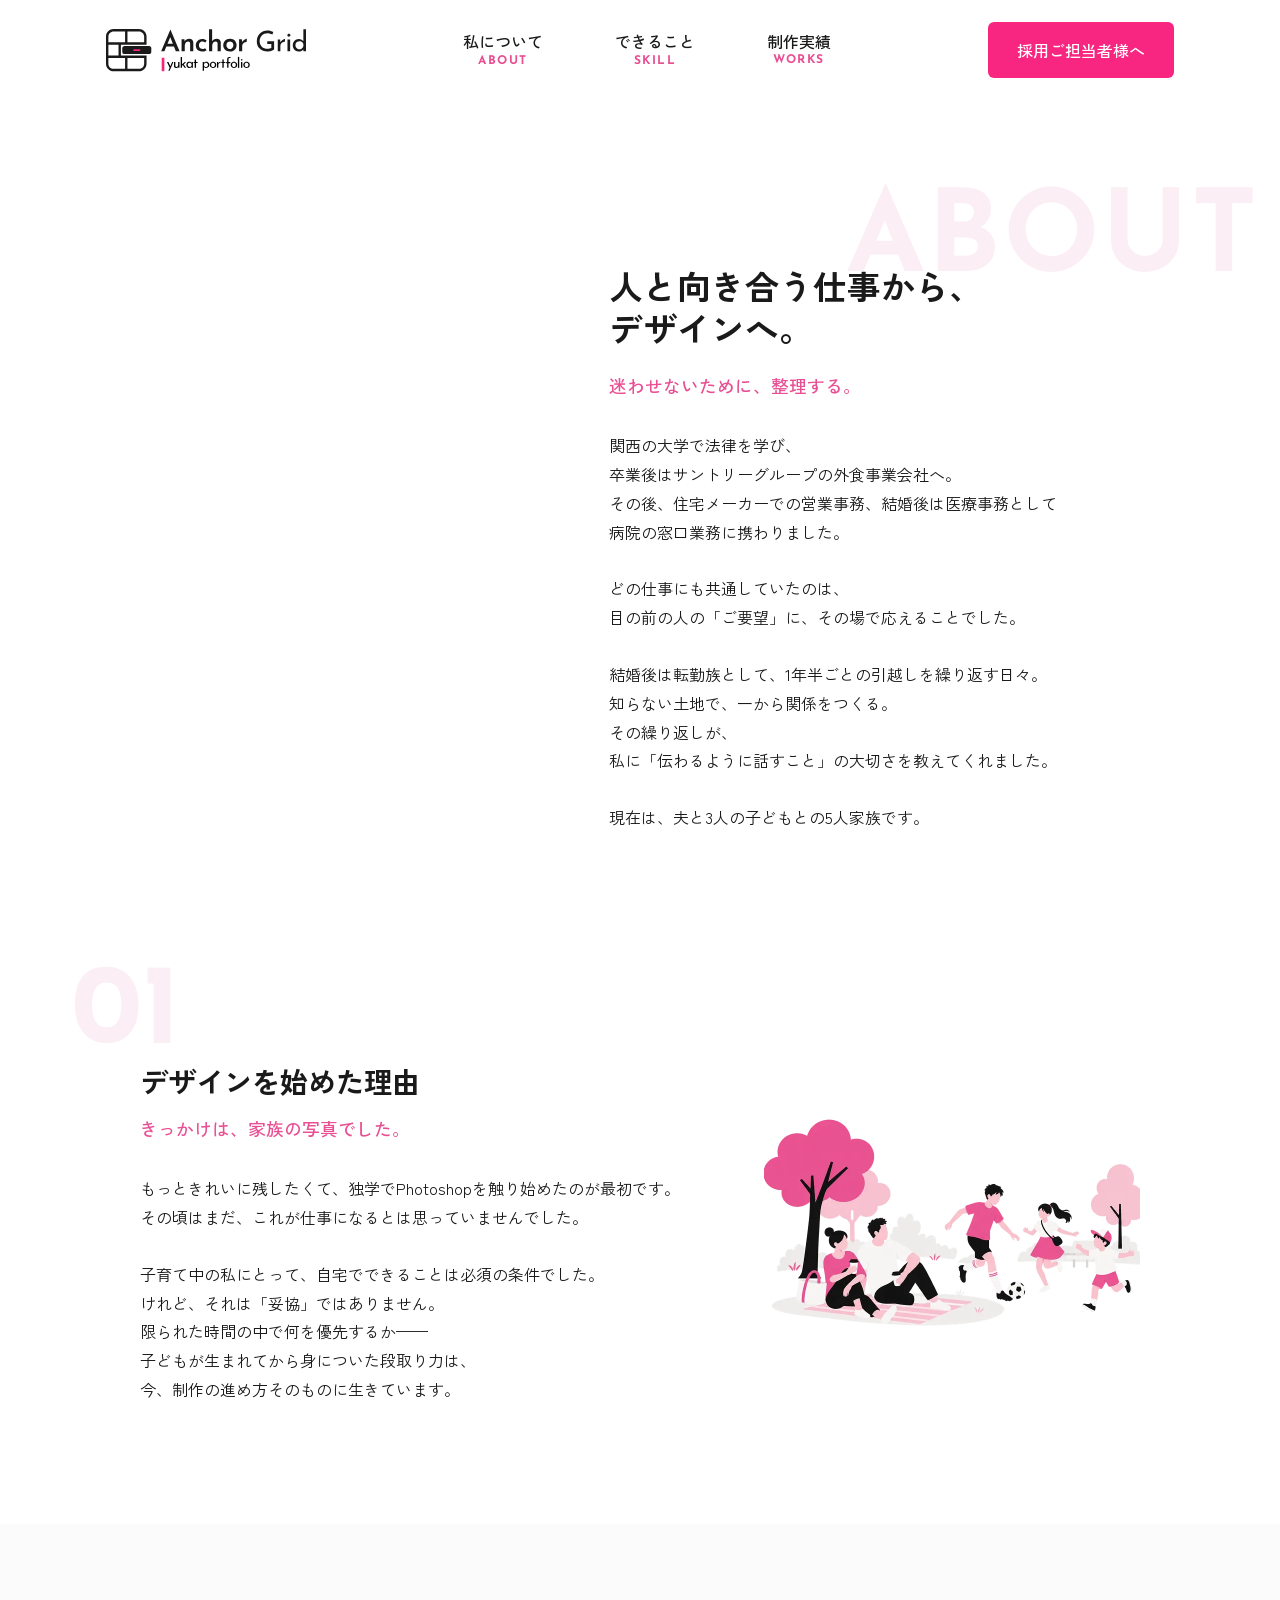
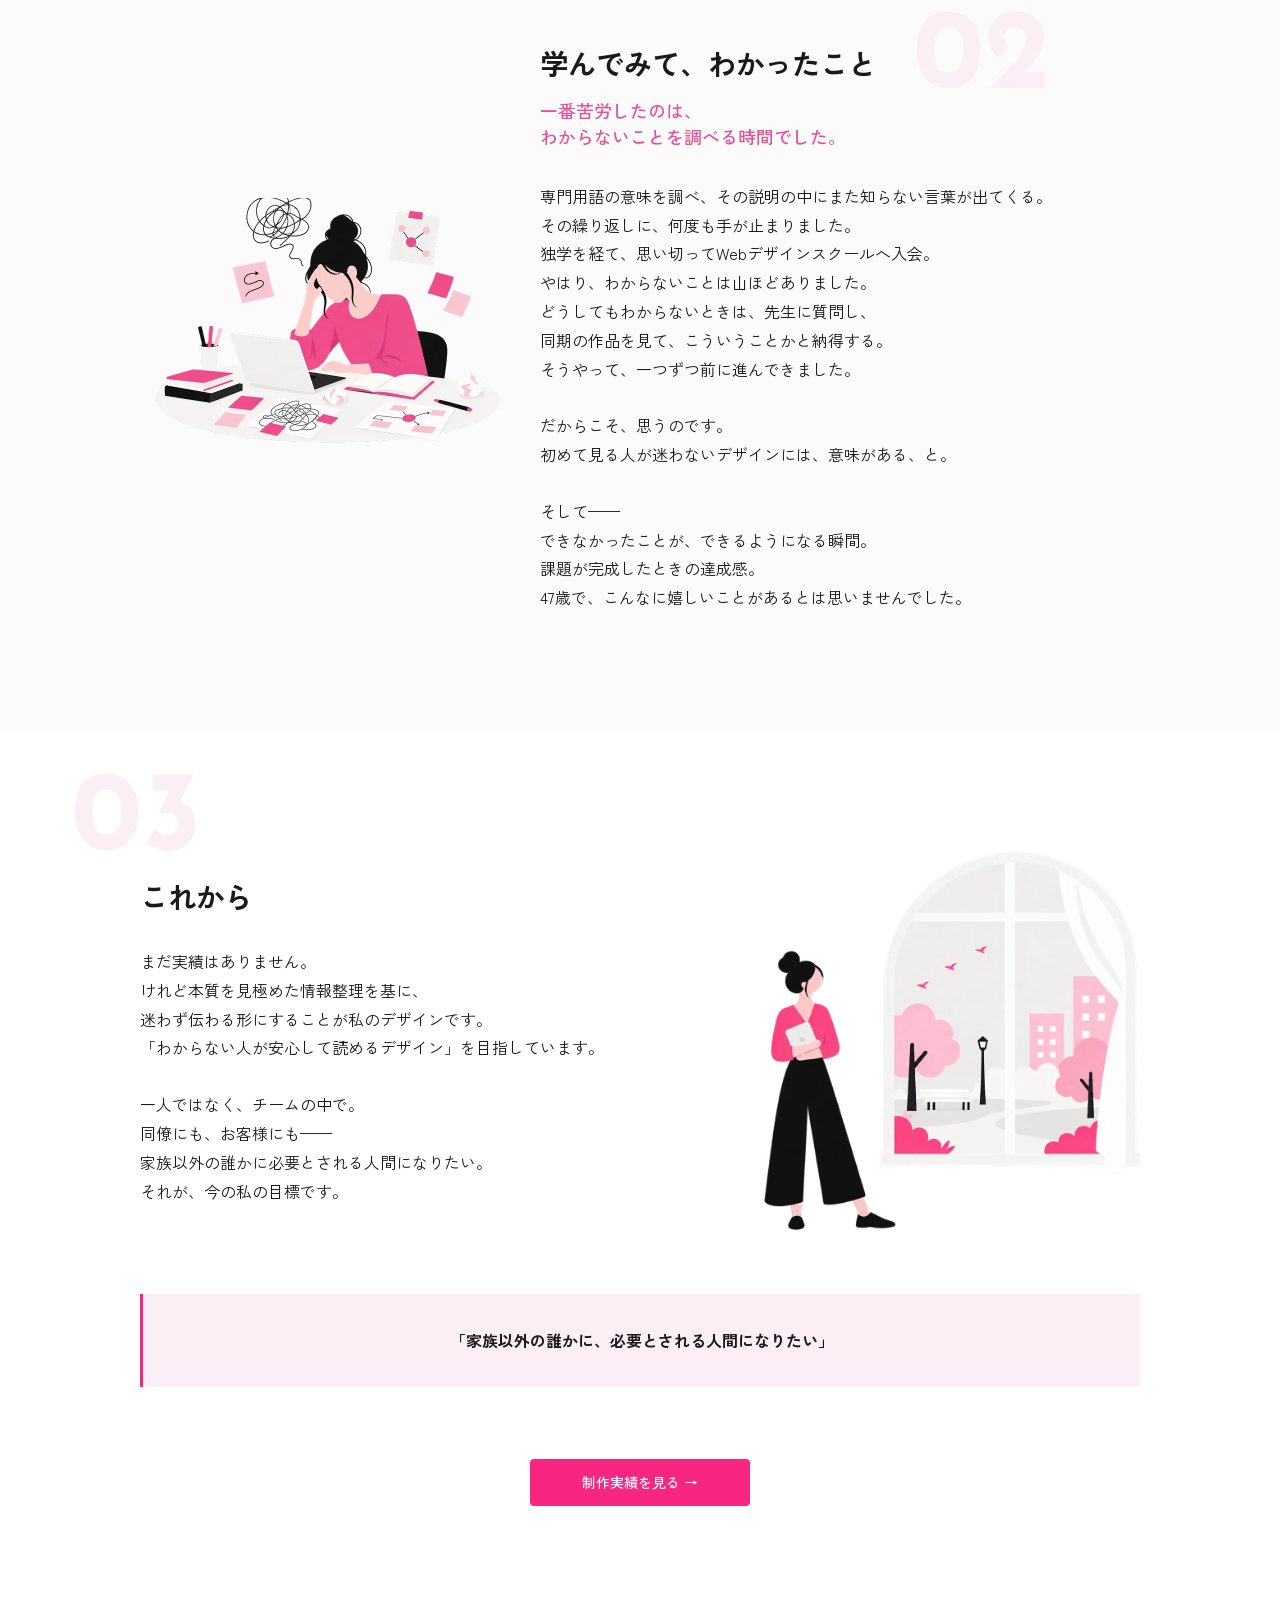
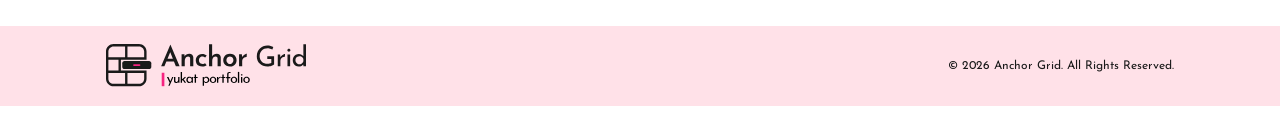
<file: about.html>
<!doctype html>
<html lang="ja">
  <head>
    <meta charset="UTF-8" />
    <meta name="viewport" content="width=device-width, initial-scale=1.0" />
    <title>私について | Anchor Grid</title>
    <meta name="description" content="未経験からWebデザインを学び、制作の道に進みました。前職の営業事務・医療事務で身につけた、相手の要望を汲み取り段取りを組む力を、デザインにどう活かしているかをまとめています。" />
    <meta name="robots" content="noindex" />
    <link rel="icon" type="image/png" sizes="192x192" href="./images/favicon.png" />

    <link rel="stylesheet" href="./css/reset.css" />
    <link rel="preconnect" href="https://fonts.googleapis.com" />
    <link rel="preconnect" href="https://fonts.gstatic.com" crossorigin />
    <link
      href="https://fonts.googleapis.com/css2?family=Josefin+Sans:wght@400;500;700&family=Zen+Kaku+Gothic+New:wght@400;500;700&display=swap"
      rel="stylesheet"
    />
    <link rel="stylesheet" href="./css/style.css" />
  </head>
  <body>
    <!-- ====================== ヘッダー ====================== -->
    <header class="header">
      <h1 class="logo">
        <a href="index.html">
          <img src="./images/icon-logo.svg" alt="Anchor Grid" />
        </a>
      </h1>
      <nav class="header-nav">
        <ul>
          <li>
            <a href="index.html#about">
              <span class="nav-ja">私について</span>
              <span class="nav-en">ABOUT</span>
            </a>
          </li>
          <li>
            <a href="index.html#skill">
              <span class="nav-ja">できること</span>
              <span class="nav-en">SKILL</span>
            </a>
          </li>
          <li>
            <a href="index.html#works">
              <span class="nav-ja">制作実績</span>
              <span class="nav-en">WORKS</span>
            </a>
          </li>
        </ul>
      </nav>
      <div class="hamburger"><span></span></div>

      <nav class="header-nav-sp">
        <ul>
          <li>
            <a href="index.html#about">
              <span class="nav-ja">私について</span>
              <span class="nav-en">ABOUT</span>
            </a>
          </li>
          <li>
            <a href="index.html#skill">
              <span class="nav-ja">できること</span>
              <span class="nav-en">SKILL</span>
            </a>
          </li>
          <li>
            <a href="index.html#works">
              <span class="nav-ja">制作実績</span>
              <span class="nav-en">WORKS</span>
            </a>
          </li>
          <li>
            <a href="index.html#contact">
              <span class="nav-ja">お問い合わせ</span>
              <span class="nav-en">CONTACT</span>
            </a>
          </li>
        </ul>
        <a href="contact.html" class="btn-cta">採用ご担当者様へ</a>
      </nav>

      <a href="contact.html" class="btn-cta">採用ご担当者様へ</a>
    </header>

    <!-- ================= ① Aboutヒーロー ================= -->
    <section class="about-hero">
      <div class="about-hero-figure">
        <picture>
          <source
            srcset="./images/about-hero-sp.webp"
            media="(max-width: 768px)"
          />
          <img
            src="./images/about-hero.webp"
            alt="ノートパソコンを持って立つ女性のイラスト"
          />
        </picture>
      </div>
      <div class="about-hero-body">
        <p class="about-watermark">ABOUT</p>
        <h2 class="about-hero-heading">
          人と向き合う<br class="br-sp" />仕事から、<br />デザインへ。
        </h2>
        <p class="about-lead">迷わせないために、整理する。</p>
        <p class="about-hero-text">
          関西の大学で法律を学び、<br class="br-md" />卒業後はサントリーグループの外食事業会社へ。<br />
          その後、住宅メーカーでの営業事務、結婚後は医療事務として<br class="br-pc" />
          病院の窓口業務に携わりました。
        </p>
        <p class="about-hero-text">
          どの仕事にも共通していたのは、<br />
          目の前の人の「ご要望」に、その場で応えることでした。
        </p>
        <p class="about-hero-text">
          結婚後は転勤族として、1年半ごとの引越しを繰り返す日々。<br />
          知らない土地で、一から関係をつくる。<br />
          その繰り返しが、<br class="br-md" />私に「伝わるように話すこと」の大切さを教えてくれました。
        </p>
        <p class="about-hero-text">現在は、夫と3人の子どもとの5人家族です。</p>
      </div>
    </section>

    <!-- ================= ② デザインを始めた理由 ================= -->
    <section class="story">
      <div class="story-inner">
        <div class="story-body">
          <p class="story-num">01</p>
          <h2 class="story-heading">デザインを始めた理由</h2>
          <p class="about-lead">きっかけは、家族の写真でした。</p>
          <p class="story-text">
            もっときれいに残したくて、独学でPhotoshopを触り始めたのが最初です。<br />
            その頃はまだ、これが仕事になるとは思っていませんでした。
          </p>
          <p class="story-text">
            子育て中の私にとって、自宅でできることは必須の条件でした。<br />
            けれど、それは「妥協」ではありません。<br />
            限られた時間の中で何を優先するか——<br />
            子どもが生まれてから身についた段取り力は、<br class="br-pc" />
            今、制作の進め方そのものに生きています。
          </p>
        </div>
        <div class="story-figure">
          <img
            src="./images/about-reason.webp"
            alt="公園で家族が過ごしているイラスト"
          />
        </div>
      </div>
    </section>

    <!-- ================= ③ 学んでみて、わかったこと ================= -->
    <section class="story story-soft story-reverse">
      <div class="story-inner">
        <div class="story-body">
          <p class="story-num">02</p>
          <h2 class="story-heading">学んでみて、わかったこと</h2>
          <p class="about-lead">
            一番苦労したのは、<br class="lead-br" />わからないことを調べる時間でした。
          </p>
          <p class="story-text">
            専門用語の意味を調べ、その説明の中にまた知らない言葉が出てくる。<br />
            その繰り返しに、何度も手が止まりました。<br />
            独学を経て、思い切ってWebデザインスクールへ入会。<br />
            やはり、わからないことは山ほどありました。<br />
            どうしてもわからないときは、先生に質問し、<br class="br-pc" />
            同期の作品を見て、こういうことかと納得する。<br />
            そうやって、一つずつ前に進んできました。
          </p>
          <p class="story-text">
            だからこそ、思うのです。<br />
            初めて見る人が迷わないデザインには、意味がある、と。
          </p>
          <p class="story-text">
            そして——<br />
            できなかったことが、できるようになる瞬間。<br />
            課題が完成したときの達成感。<br />
            47歳で、こんなに嬉しいことがあるとは思いませんでした。
          </p>
        </div>
        <div class="story-figure">
          <img
            src="./images/about-learn.webp"
            alt="資料に囲まれてパソコンに向かう女性のイラスト"
          />
        </div>
      </div>
    </section>

    <!-- ================= ④ これから ================= -->
    <section class="story story-future">
      <div class="story-inner">
        <div class="story-body">
          <p class="story-num">03</p>
          <h2 class="story-heading">これから</h2>
          <p class="story-text">
            まだ実績はありません。<br />
            けれど本質を見極めた情報整理を基に、<br />
            迷わず伝わる形にすることが私のデザインです。<br />
            「わからない人が安心して読めるデザイン」を目指しています。
          </p>
          <p class="story-text">
            一人ではなく、チームの中で。<br />
            同僚にも、お客様にも——<br />
            家族以外の誰かに必要とされる人間になりたい。<br />
            それが、今の私の目標です。
          </p>
        </div>
        <div class="story-figure">
          <img
            src="./images/about-future.webp"
            alt="窓の外を眺める女性のイラスト"
          />
        </div>
        <blockquote class="about-quote">
          <p>「家族以外の誰かに、<br class="br-sp" />必要とされる人間になりたい」</p>
        </blockquote>
      </div>

      <!-- 読み終えた人の次の行き先 -->
      <nav class="about-cta" aria-label="次のページへ">
        <a class="about-cta-main" href="works.html">制作実績を見る →</a>
        <a class="about-cta-sub" href="contact.html">採用ご担当者様へ</a>
      </nav>
    </section>

    <!-- ====================== フッター ====================== -->
    <footer class="footer">
      <div class="footer-inner">
        <a href="index.html">
          <img
            class="footer-logo"
            src="./images/icon-logo.svg"
            alt="Anchor Grid"
          />
        </a>
        <p class="copyright">© 2026 Anchor Grid. All Rights Reserved.</p>
      </div>
    </footer>

    <script src="https://ajax.googleapis.com/ajax/libs/jquery/3.7.1/jquery.min.js"></script>
    <script>
      $(function () {
        $(".hamburger").on("click", function () {
          $(".hamburger").toggleClass("open");
          $(".header-nav-sp").fadeToggle();
        });

        $(".header-nav-sp a, .logo a").on("click", function () {
          $(".hamburger").removeClass("open");
          $(".header-nav-sp").fadeOut();
        });
      });
    </script>
  </body>
</html>
</file>
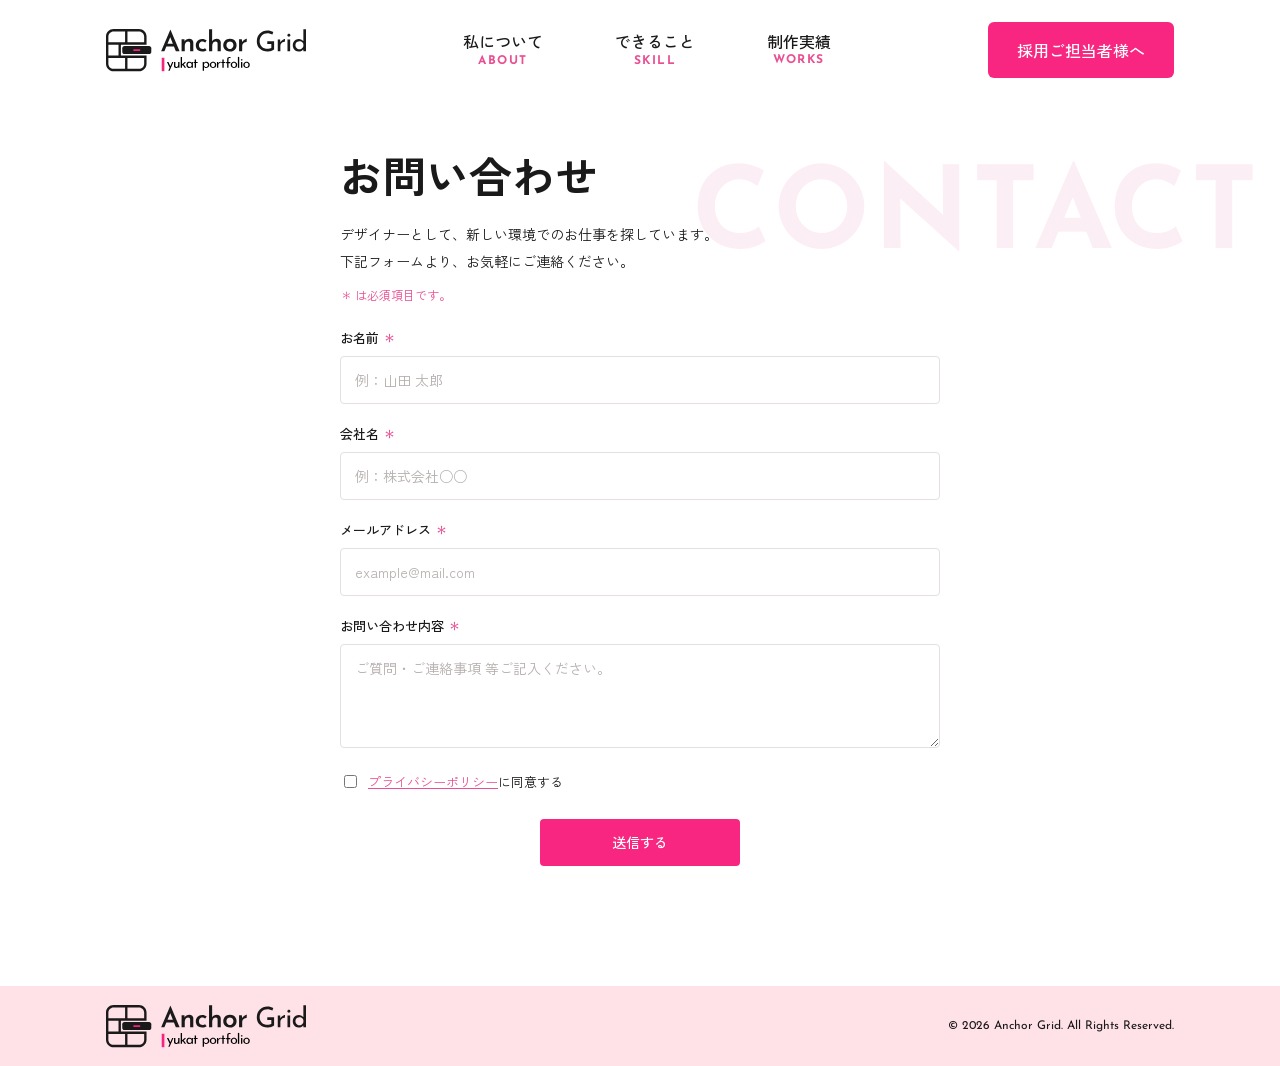
<file: contact.html>
<!doctype html>
<html lang="ja">
  <head>
    <meta charset="UTF-8" />
    <meta name="viewport" content="width=device-width, initial-scale=1.0" />
    <title>お問い合わせ | Anchor Grid</title>
    <meta name="description" content="制作のご依頼、採用に関するご連絡などのお問い合わせフォームです。お気軽にご連絡ください。" />
    <meta name="robots" content="noindex" />
    <link rel="icon" type="image/png" sizes="192x192" href="./images/favicon.png" />

    <link rel="stylesheet" href="./css/reset.css" />
    <link rel="preconnect" href="https://fonts.googleapis.com" />
    <link rel="preconnect" href="https://fonts.gstatic.com" crossorigin />
    <link
      href="https://fonts.googleapis.com/css2?family=Josefin+Sans:wght@400;500;700&family=Zen+Kaku+Gothic+New:wght@400;500;700&display=swap"
      rel="stylesheet"
    />
    <link rel="stylesheet" href="./css/style.css" />
  </head>
  <body>
    <!-- ====================== ヘッダー ====================== -->
    <header class="header">
      <h1 class="logo">
        <a href="index.html">
          <img src="./images/icon-logo.svg" alt="Anchor Grid" />
        </a>
      </h1>
      <nav class="header-nav">
        <ul>
          <li>
            <a href="index.html#about">
              <span class="nav-ja">私について</span>
              <span class="nav-en">ABOUT</span>
            </a>
          </li>
          <li>
            <a href="index.html#skill">
              <span class="nav-ja">できること</span>
              <span class="nav-en">SKILL</span>
            </a>
          </li>
          <li>
            <a href="index.html#works">
              <span class="nav-ja">制作実績</span>
              <span class="nav-en">WORKS</span>
            </a>
          </li>
        </ul>
      </nav>
      <div class="hamburger"><span></span></div>

      <nav class="header-nav-sp">
        <ul>
          <li>
            <a href="index.html#about">
              <span class="nav-ja">私について</span>
              <span class="nav-en">ABOUT</span>
            </a>
          </li>
          <li>
            <a href="index.html#skill">
              <span class="nav-ja">できること</span>
              <span class="nav-en">SKILL</span>
            </a>
          </li>
          <li>
            <a href="index.html#works">
              <span class="nav-ja">制作実績</span>
              <span class="nav-en">WORKS</span>
            </a>
          </li>
          <li>
            <a href="index.html#contact">
              <span class="nav-ja">お問い合わせ</span>
              <span class="nav-en">CONTACT</span>
            </a>
          </li>
        </ul>
        <a href="contact.html" class="btn-cta">採用ご担当者様へ</a>
      </nav>

      <a href="contact.html" class="btn-cta">採用ご担当者様へ</a>
    </header>

    <!-- ====================== お問い合わせ ====================== -->
    <main class="contact-page">
      <p class="contact-page-watermark">CONTACT</p>

      <div class="contact-inner">
        <h2 class="contact-page-heading">お問い合わせ</h2>
        <p class="contact-page-lead">
          デザイナーとして、新しい環境でのお仕事を探しています。<br />
          下記フォームより、お気軽にご連絡ください。
        </p>
        <p class="contact-page-required">＊ は必須項目です。</p>

        <form
          class="contact-form"
          action="https://docs.google.com/forms/d/e/1FAIpQLSeQU-14eiWrD_kbWRA0KQVAq7OEROMMpye3QQmtesks53cH-A/formResponse"
          method="POST"
          target="hidden_iframe"
          onsubmit="submitted = true;"
        >   


          <div class="form-group">
            <label class="form-label" for="name">お名前 <span class="form-req">＊</span></label>
            <input class="form-input" type="text" id="name" name="entry.1740243286" placeholder="例：山田 太郎" required />
          </div>

          <div class="form-group">
            <label class="form-label" for="company">会社名 <span class="form-req">＊</span></label>
            <input class="form-input" type="text" id="company" name="entry.954462125" placeholder="例：株式会社○○" required />
          </div>

          <div class="form-group">
            <label class="form-label" for="email">メールアドレス <span class="form-req">＊</span></label>
            <input class="form-input" type="email" id="email" name="entry.1854233642" placeholder="example@mail.com" required />
          </div>

          <div class="form-group">
            <label class="form-label" for="message">お問い合わせ内容 <span class="form-req">＊</span></label>
            <textarea class="form-textarea" id="message" name="entry.850158858" placeholder="ご質問・ご連絡事項 等ご記入ください。" required></textarea>
          </div>

          <div class="form-agree">
            <input type="checkbox" id="agree" name="agree" required />
            <label for="agree"><a href="privacy.html">プライバシーポリシー</a>に同意する</label>
          </div>

          <button class="form-submit" type="submit">
            <span class="form-spinner" aria-hidden="true"></span>
            <span class="form-submit-text">送信する</span>
          </button>
        </form>

        <iframe
          name="hidden_iframe"
          id="hidden_iframe"
          style="display: none"
          onload="if (submitted) { window.location = 'sent.html'; }"
        ></iframe>
      </div>
    </main>

    <!-- ====================== フッター ====================== -->
    <footer class="footer">
      <div class="footer-inner">
        <a href="index.html">
          <img class="footer-logo" src="./images/icon-logo.svg" alt="Anchor Grid" />
        </a>
        <p class="copyright">© 2026 Anchor Grid. All Rights Reserved.</p>
      </div>
    </footer>

    <script src="https://ajax.googleapis.com/ajax/libs/jquery/3.7.1/jquery.min.js"></script>
    <script>
      let submitted = false;

      $(function () {
        // 送信ボタンを押したら、ボタンの文字を隠して棒の動きに切り替え、
        // 押せない状態にして二重送信を防ぐ
        $(".contact-form").on("submit", function () {
          $(".form-submit").addClass("is-sending").prop("disabled", true);
        });

        $(".hamburger").on("click", function () {
          $(".hamburger").toggleClass("open");
          $(".header-nav-sp").fadeToggle();
        });
        $(".header-nav-sp a, .logo a").on("click", function () {
          $(".hamburger").removeClass("open");
          $(".header-nav-sp").fadeOut();
        });
      });
    </script>  </body>
</html>
</file>
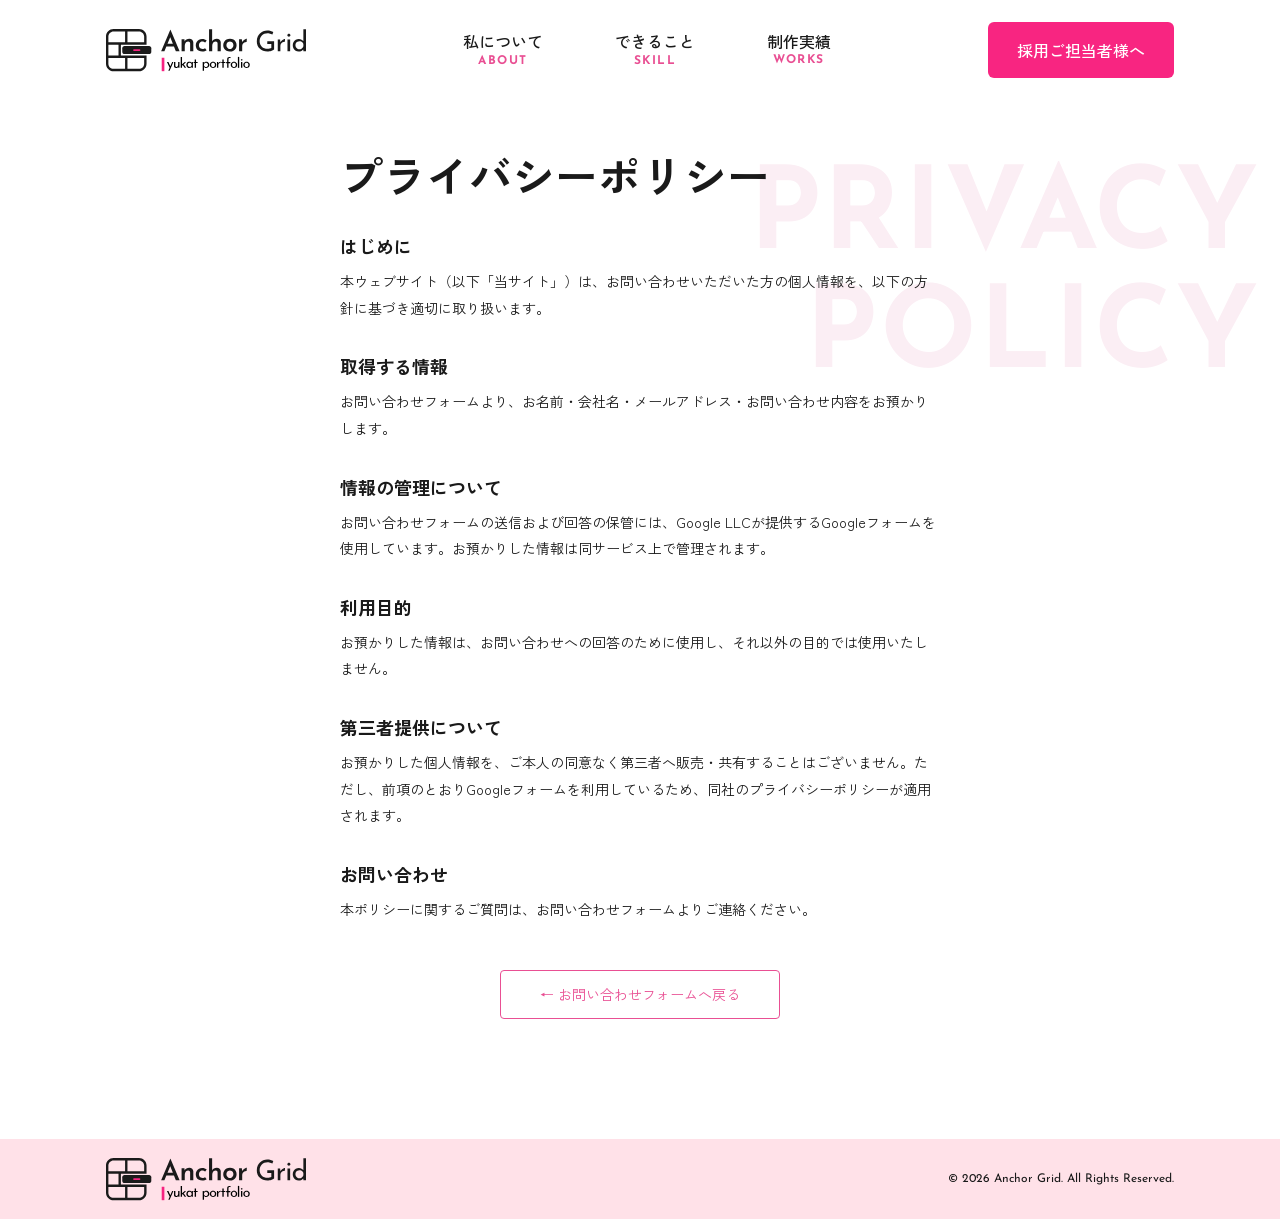
<file: privacy.html>
<!doctype html>
<html lang="ja">
  <head>
    <meta charset="UTF-8" />
    <meta name="viewport" content="width=device-width, initial-scale=1.0" />
    <title>プライバシーポリシー | Anchor Grid</title>
    <meta name="description" content="当サイトにおける個人情報の取り扱いについて記載しています。" />
    <meta name="robots" content="noindex" />
    <link rel="icon" type="image/png" sizes="192x192" href="./images/favicon.png" />

    <link rel="stylesheet" href="./css/reset.css" />
    <link rel="preconnect" href="https://fonts.googleapis.com" />
    <link rel="preconnect" href="https://fonts.gstatic.com" crossorigin />
    <link
      href="https://fonts.googleapis.com/css2?family=Josefin+Sans:wght@400;500;700&family=Zen+Kaku+Gothic+New:wght@400;500;700&display=swap"
      rel="stylesheet"
    />
    <link rel="stylesheet" href="./css/style.css" />
  </head>
  <body>
    <!-- ====================== ヘッダー ====================== -->
    <header class="header">
      <h1 class="logo">
        <a href="index.html">
          <img src="./images/icon-logo.svg" alt="Anchor Grid" />
        </a>
      </h1>
      <nav class="header-nav">
        <ul>
          <li>
            <a href="index.html#about">
              <span class="nav-ja">私について</span>
              <span class="nav-en">ABOUT</span>
            </a>
          </li>
          <li>
            <a href="index.html#skill">
              <span class="nav-ja">できること</span>
              <span class="nav-en">SKILL</span>
            </a>
          </li>
          <li>
            <a href="index.html#works">
              <span class="nav-ja">制作実績</span>
              <span class="nav-en">WORKS</span>
            </a>
          </li>
        </ul>
      </nav>
      <div class="hamburger"><span></span></div>

      <nav class="header-nav-sp">
        <ul>
          <li>
            <a href="index.html#about">
              <span class="nav-ja">私について</span>
              <span class="nav-en">ABOUT</span>
            </a>
          </li>
          <li>
            <a href="index.html#skill">
              <span class="nav-ja">できること</span>
              <span class="nav-en">SKILL</span>
            </a>
          </li>
          <li>
            <a href="index.html#works">
              <span class="nav-ja">制作実績</span>
              <span class="nav-en">WORKS</span>
            </a>
          </li>
          <li>
            <a href="index.html#contact">
              <span class="nav-ja">お問い合わせ</span>
              <span class="nav-en">CONTACT</span>
            </a>
          </li>
        </ul>
        <a href="contact.html" class="btn-cta">採用ご担当者様へ</a>
      </nav>

      <a href="contact.html" class="btn-cta">採用ご担当者様へ</a>
    </header>

    <!-- ====================== プライバシーポリシー ====================== -->
    <main class="contact-page">
      <p class="contact-page-watermark contact-page-watermark-2">PRIVACY<br />POLICY</p>

      <div class="contact-inner">
        <h2 class="contact-page-heading">プライバシーポリシー</h2>

        <section class="privacy-block">
          <h3 class="privacy-heading">はじめに</h3>
          <p class="privacy-text">
            本ウェブサイト（以下「当サイト」）は、お問い合わせいただいた方の個人情報を、以下の方針に基づき適切に取り扱います。
          </p>
        </section>

        <section class="privacy-block">
          <h3 class="privacy-heading">取得する情報</h3>
          <p class="privacy-text">
            お問い合わせフォームより、お名前・会社名・メールアドレス・お問い合わせ内容をお預かりします。
          </p>
        </section>

        <section class="privacy-block">
          <h3 class="privacy-heading">情報の管理について</h3>
          <p class="privacy-text">
            お問い合わせフォームの送信および回答の保管には、Google LLCが提供するGoogleフォームを使用しています。お預かりした情報は同サービス上で管理されます。
          </p>
        </section>

        <section class="privacy-block">
          <h3 class="privacy-heading">利用目的</h3>
          <p class="privacy-text">
            お預かりした情報は、お問い合わせへの回答のために使用し、それ以外の目的では使用いたしません。
          </p>
        </section>

        <section class="privacy-block">
          <h3 class="privacy-heading">第三者提供について</h3>
          <p class="privacy-text">
            お預かりした個人情報を、ご本人の同意なく第三者へ販売・共有することはございません。ただし、前項のとおりGoogleフォームを利用しているため、同社のプライバシーポリシーが適用されます。
          </p>
        </section>

        <section class="privacy-block">
          <h3 class="privacy-heading">お問い合わせ</h3>
          <p class="privacy-text">
            本ポリシーに関するご質問は、お問い合わせフォームよりご連絡ください。
          </p>
        </section>

        <a class="privacy-back" href="contact.html">← お問い合わせフォームへ戻る</a>
      </div>
    </main>

    <!-- ====================== フッター ====================== -->
    <footer class="footer">
      <div class="footer-inner">
        <a href="index.html">
          <img class="footer-logo" src="./images/icon-logo.svg" alt="Anchor Grid" />
        </a>
        <p class="copyright">© 2026 Anchor Grid. All Rights Reserved.</p>
      </div>
    </footer>

    <script src="https://ajax.googleapis.com/ajax/libs/jquery/3.7.1/jquery.min.js"></script>
    <script>
      $(function () {
        $(".hamburger").on("click", function () {
          $(".hamburger").toggleClass("open");
          $(".header-nav-sp").fadeToggle();
        });
        $(".header-nav-sp a, .logo a").on("click", function () {
          $(".hamburger").removeClass("open");
          $(".header-nav-sp").fadeOut();
        });
      });
    </script>
  </body>
</html>
</file>
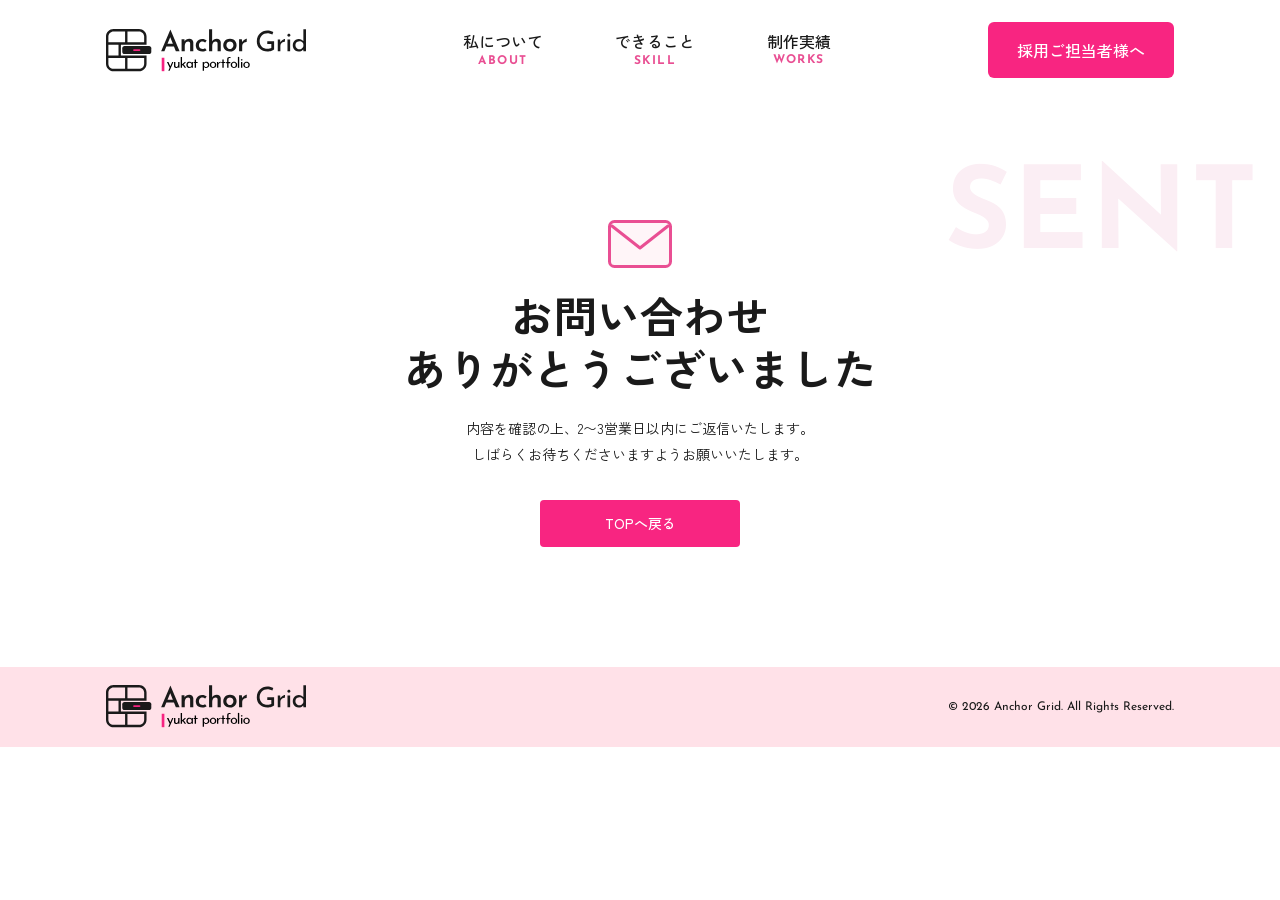
<file: sent.html>
<!doctype html>
<html lang="ja">
  <head>
    <meta charset="UTF-8" />
    <meta name="viewport" content="width=device-width, initial-scale=1.0" />
    <title>お問い合わせありがとうございました | Anchor Grid</title>
    <meta name="description" content="お問い合わせを受け付けました。ご連絡ありがとうございます。" />
    <meta name="robots" content="noindex" />
    <link rel="icon" type="image/png" sizes="192x192" href="./images/favicon.png" />

    <link rel="stylesheet" href="./css/reset.css" />
    <link rel="preconnect" href="https://fonts.googleapis.com" />
    <link rel="preconnect" href="https://fonts.gstatic.com" crossorigin />
    <link
      href="https://fonts.googleapis.com/css2?family=Josefin+Sans:wght@400;500;700&family=Zen+Kaku+Gothic+New:wght@400;500;700&display=swap"
      rel="stylesheet"
    />
    <link rel="stylesheet" href="./css/style.css" />
  </head>
  <body>
    <!-- ====================== ヘッダー ====================== -->
    <header class="header">
      <h1 class="logo">
        <a href="index.html">
          <img src="./images/icon-logo.svg" alt="Anchor Grid" />
        </a>
      </h1>
      <nav class="header-nav">
        <ul>
          <li>
            <a href="index.html#about">
              <span class="nav-ja">私について</span>
              <span class="nav-en">ABOUT</span>
            </a>
          </li>
          <li>
            <a href="index.html#skill">
              <span class="nav-ja">できること</span>
              <span class="nav-en">SKILL</span>
            </a>
          </li>
          <li>
            <a href="index.html#works">
              <span class="nav-ja">制作実績</span>
              <span class="nav-en">WORKS</span>
            </a>
          </li>
        </ul>
      </nav>
      <div class="hamburger"><span></span></div>

      <nav class="header-nav-sp">
        <ul>
          <li>
            <a href="index.html#about">
              <span class="nav-ja">私について</span>
              <span class="nav-en">ABOUT</span>
            </a>
          </li>
          <li>
            <a href="index.html#skill">
              <span class="nav-ja">できること</span>
              <span class="nav-en">SKILL</span>
            </a>
          </li>
          <li>
            <a href="index.html#works">
              <span class="nav-ja">制作実績</span>
              <span class="nav-en">WORKS</span>
            </a>
          </li>
          <li>
            <a href="index.html#contact">
              <span class="nav-ja">お問い合わせ</span>
              <span class="nav-en">CONTACT</span>
            </a>
          </li>
        </ul>
        <a href="contact.html" class="btn-cta">採用ご担当者様へ</a>
      </nav>

      <a href="contact.html" class="btn-cta">採用ご担当者様へ</a>
    </header>

    <!-- ====================== 送信完了 ====================== -->
    <main class="contact-page sent-page">
      <p class="contact-page-watermark">SENT</p>

      <div class="contact-inner sent-inner">
        <svg class="sent-icon" viewBox="0 0 64 48" aria-hidden="true">
          <rect x="1.5" y="1.5" width="61" height="45" rx="5" fill="#FFF5F8" stroke="#E94F93" stroke-width="3" />
          <path d="M4 6 L32 28 L60 6" fill="none" stroke="#E94F93" stroke-width="3" stroke-linecap="round" stroke-linejoin="round" />
        </svg>
        <h2 class="contact-page-heading">
          お問い合わせ<br />ありがとうございました
        </h2>
        <p class="sent-text">
          内容を確認の上、2〜3営業日以内にご返信いたします。<br />
          しばらくお待ちくださいますようお願いいたします。
        </p>
        <a class="sent-back" href="index.html">TOPへ戻る</a>
      </div>
    </main>

    <!-- ====================== フッター ====================== -->
    <footer class="footer">
      <div class="footer-inner">
        <a href="index.html">
          <img class="footer-logo" src="./images/icon-logo.svg" alt="Anchor Grid" />
        </a>
        <p class="copyright">© 2026 Anchor Grid. All Rights Reserved.</p>
      </div>
    </footer>

    <script src="https://ajax.googleapis.com/ajax/libs/jquery/3.7.1/jquery.min.js"></script>
    <script>
      $(function () {
        $(".hamburger").on("click", function () {
          $(".hamburger").toggleClass("open");
          $(".header-nav-sp").fadeToggle();
        });
        $(".header-nav-sp a, .logo a").on("click", function () {
          $(".hamburger").removeClass("open");
          $(".header-nav-sp").fadeOut();
        });
      });
    </script>
  </body>
</html>
</file>
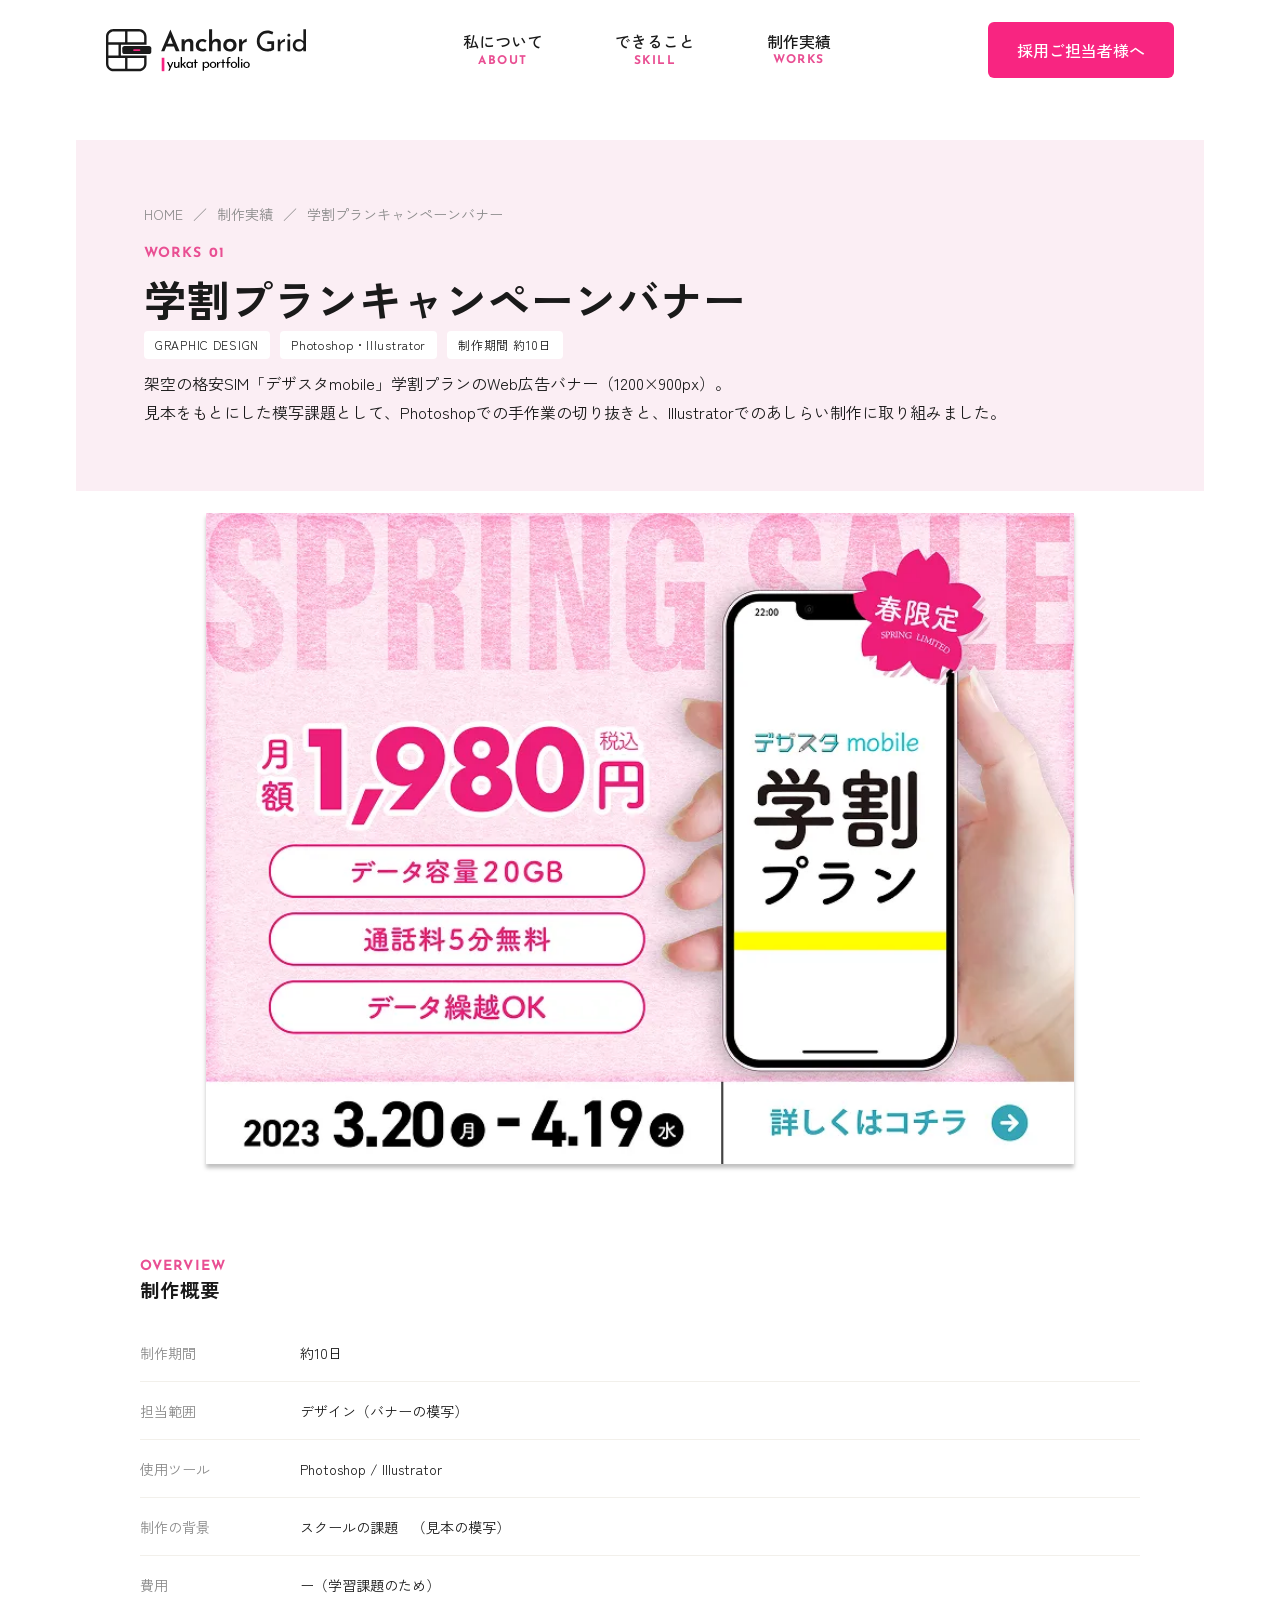
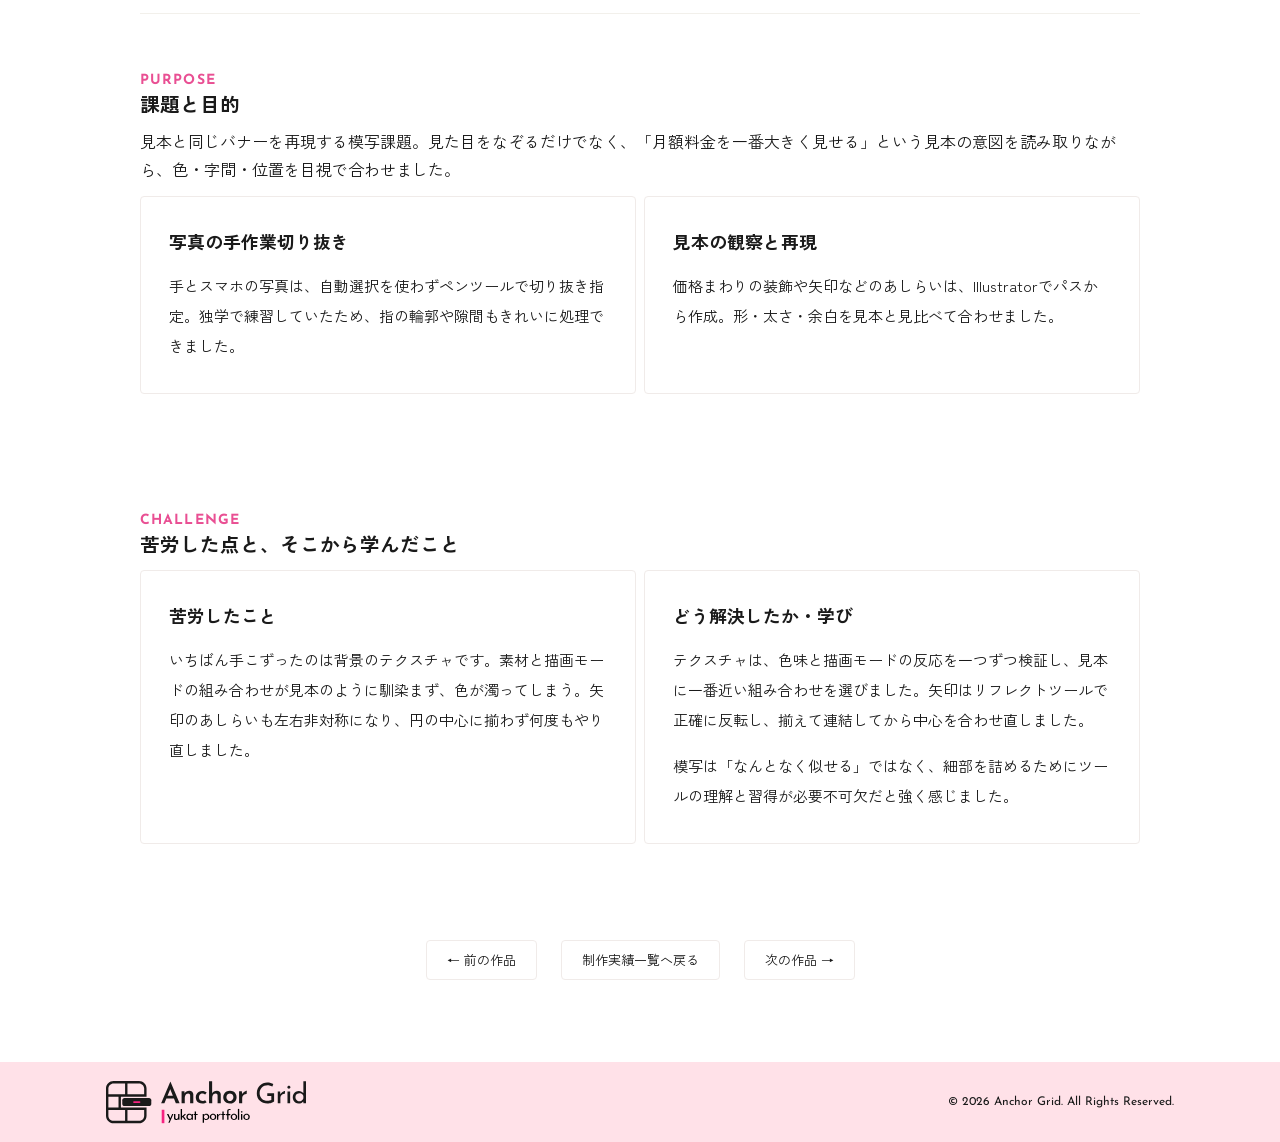
<file: work-01.html>
<!doctype html>
<html lang="ja">
  <head>
    <meta charset="UTF-8" />
    <meta name="viewport" content="width=device-width, initial-scale=1.0" />
    <title>学割プランキャンペーンバナー | Anchor Grid</title>
    <meta name="description" content="架空の格安SIM「デザスタmobile」学割プランのWeb広告バナー。Photoshopでの手作業の切り抜きと、Illustratorでのあしらい制作に取り組んだ模写課題です。" />
    <meta name="robots" content="noindex" />
    <link rel="icon" type="image/png" sizes="192x192" href="./images/favicon.png" />

    <link rel="stylesheet" href="./css/reset.css" />
    <link rel="preconnect" href="https://fonts.googleapis.com" />
    <link rel="preconnect" href="https://fonts.gstatic.com" crossorigin />
    <link
      href="https://fonts.googleapis.com/css2?family=Josefin+Sans:wght@400;500;700&family=Zen+Kaku+Gothic+New:wght@400;500;700&display=swap"
      rel="stylesheet"
    />
    <link rel="stylesheet" href="./css/style.css" />
  </head>
  <body>
    <!-- ====================== ヘッダー ====================== -->
    <header class="header">
      <h1 class="logo">
        <a href="index.html">
          <img src="./images/icon-logo.svg" alt="Anchor Grid" />
        </a>
      </h1>
      <nav class="header-nav">
        <ul>
          <li>
            <a href="index.html#about">
              <span class="nav-ja">私について</span>
              <span class="nav-en">ABOUT</span>
            </a>
          </li>
          <li>
            <a href="index.html#skill">
              <span class="nav-ja">できること</span>
              <span class="nav-en">SKILL</span>
            </a>
          </li>
          <li>
            <a href="index.html#works">
              <span class="nav-ja">制作実績</span>
              <span class="nav-en">WORKS</span>
            </a>
          </li>
        </ul>
      </nav>
      <div class="hamburger"><span></span></div>

      <nav class="header-nav-sp">
        <ul>
          <li>
            <a href="index.html#about">
              <span class="nav-ja">私について</span>
              <span class="nav-en">ABOUT</span>
            </a>
          </li>
          <li>
            <a href="index.html#skill">
              <span class="nav-ja">できること</span>
              <span class="nav-en">SKILL</span>
            </a>
          </li>
          <li>
            <a href="index.html#works">
              <span class="nav-ja">制作実績</span>
              <span class="nav-en">WORKS</span>
            </a>
          </li>
          <li>
            <a href="index.html#contact">
              <span class="nav-ja">お問い合わせ</span>
              <span class="nav-en">CONTACT</span>
            </a>
          </li>
        </ul>
        <a href="contact.html" class="btn-cta">採用ご担当者様へ</a>
      </nav>

      <a href="contact.html" class="btn-cta">採用ご担当者様へ</a>
    </header>

    <!-- ====================== 作品詳細 ====================== -->
    <main class="detail">
      <div class="detail-inner">
        <!-- ---------- ピンクの見出しブロック ---------- -->
        <div class="detail-hero">
          <nav class="breadcrumb" aria-label="現在の階層">
            <a href="index.html">HOME</a>
            <span class="breadcrumb-sep">／</span>
            <a href="works.html">制作実績</a>
            <span class="breadcrumb-sep">／</span>
            <span aria-current="page">学割プランキャンペーンバナー</span>
          </nav>

          <p class="detail-label">WORKS 01</p>
          <h2 class="detail-title">
            学割プラン<br class="br-sp" />キャンペーンバナー
          </h2>

          <ul class="detail-tags">
            <li>GRAPHIC DESIGN</li>
            <li>Photoshop・Illustrator</li>
            <li>制作期間 約10日</li>
          </ul>

          <p class="detail-lead">
            架空の格安SIM「デザスタmobile」学割プランのWeb広告バナー（1200×900px）。<br class="br-pc" />
            見本をもとにした模写課題として、Photoshopでの手作業の切り抜きと、Illustratorでのあしらい制作に取り組みました。
            </p>
        </div>

        <!-- ---------- 作品画像 ---------- -->
        <figure class="detail-figure">
          <img src="./images/work-01.webp" alt="学割プランキャンペーンバナーの完成イメージ" />
        </figure>

        <!-- ---------- 制作概要 ---------- -->
        <section class="detail-block detail-block-overview">
          <p class="detail-section-label">OVERVIEW</p>
          <h3 class="detail-section-heading">制作概要</h3>

          <dl class="detail-table">
            <div class="detail-table-row">
              <dt>制作期間</dt>
              <dd>約10日</dd>
            </div>
            <div class="detail-table-row">
              <dt>担当範囲</dt>
              <dd>デザイン（バナーの模写）</dd>
            </div>
            <div class="detail-table-row">
              <dt>使用ツール</dt>
              <dd>Photoshop / Illustrator</dd>
            </div>
            <div class="detail-table-row">
              <dt>制作の背景</dt>
              <dd>スクールの課題　（見本の模写）</dd>
            </div>
            <div class="detail-table-row">
              <dt>費用</dt>
              <dd>ー（学習課題のため）</dd>
            </div>
          </dl>
        </section>

        <!-- ---------- 課題と目的 ---------- -->
        <section class="detail-block detail-block-purpose">
          <p class="detail-section-label">PURPOSE</p>
          <h3 class="detail-section-heading">課題と目的</h3>

          <p class="detail-body">
            見本と同じバナーを再現する模写課題。見た目をなぞるだけでなく、<br class="br-sp" />「月額料金を一番大きく見せる」という見本の意図を読み取りながら、色・字間・位置を目視で合わせました。
          </p>

          <div class="detail-cards">
            <div class="detail-card">
              <h4 class="detail-card-title">写真の手作業切り抜き</h4>
              <p class="detail-card-text">
                手とスマホの写真は、自動選択を使わずペンツールで切り抜き指定。独学で練習していたため、指の輪郭や隙間もきれいに処理できました。
              </p>
            </div>
            <div class="detail-card">
              <h4 class="detail-card-title">見本の観察と再現</h4>
              <p class="detail-card-text">
                価格まわりの装飾や矢印などのあしらいは、Illustratorでパスから作成。形・太さ・余白を見本と見比べて合わせました。
              </p>
            </div>
          </div>
        </section>

        <!-- ---------- 苦労した点と学び ---------- -->
        <section class="detail-block detail-block-challenge">
          <p class="detail-section-label">CHALLENGE</p>
          <h3 class="detail-section-heading">
            苦労した点と、<br class="br-sp" />そこから学んだこと
          </h3>

          <div class="detail-cards">
            <div class="detail-card">
              <h4 class="detail-card-title">苦労したこと</h4>
              <p class="detail-card-text">
                いちばん手こずったのは背景のテクスチャです。素材と描画モードの組み合わせが見本のように馴染まず、色が濁ってしまう。矢印のあしらいも左右非対称になり、円の中心に揃わず何度もやり直しました。
              </p>
            </div>
            <div class="detail-card">
              <h4 class="detail-card-title">どう解決したか・学び</h4>
              <p class="detail-card-text">
                テクスチャは、色味と描画モードの反応を一つずつ検証し、見本に一番近い組み合わせを選びました。矢印はリフレクトツールで正確に反転し、揃えて連結してから中心を合わせ直しました。
              </p>
              <p class="detail-card-text">
                模写は「なんとなく似せる」ではなく、細部を詰めるためにツールの理解と習得が必要不可欠だと強く感じました。
              </p>
            </div>
          </div>
        </section>

        <!-- ---------- 前後の作品へ ---------- -->
        <nav class="detail-pager" aria-label="作品の移動">
          <a href="work-05.html" class="detail-pager-prev">← 前の作品</a>
          <a href="works.html" class="detail-pager-index">制作実績一覧へ戻る</a>
          <a href="work-02.html" class="detail-pager-next">次の作品 →</a>
        </nav>
      </div>
    </main>

    <!-- ====================== フッター ====================== -->
    <footer class="footer">
      <div class="footer-inner">
        <a href="index.html">
          <img class="footer-logo" src="./images/icon-logo.svg" alt="Anchor Grid" />
        </a>
        <p class="copyright">© 2026 Anchor Grid. All Rights Reserved.</p>
      </div>
    </footer>

    <script src="https://ajax.googleapis.com/ajax/libs/jquery/3.7.1/jquery.min.js"></script>
    <script>
      $(function () {
        $(".hamburger").on("click", function () {
          $(".hamburger").toggleClass("open");
          $(".header-nav-sp").fadeToggle();
        });
        $(".header-nav-sp a, .logo a").on("click", function () {
          $(".hamburger").removeClass("open");
          $(".header-nav-sp").fadeOut();
        });
      });
    </script>
  </body>
</html>
</file>
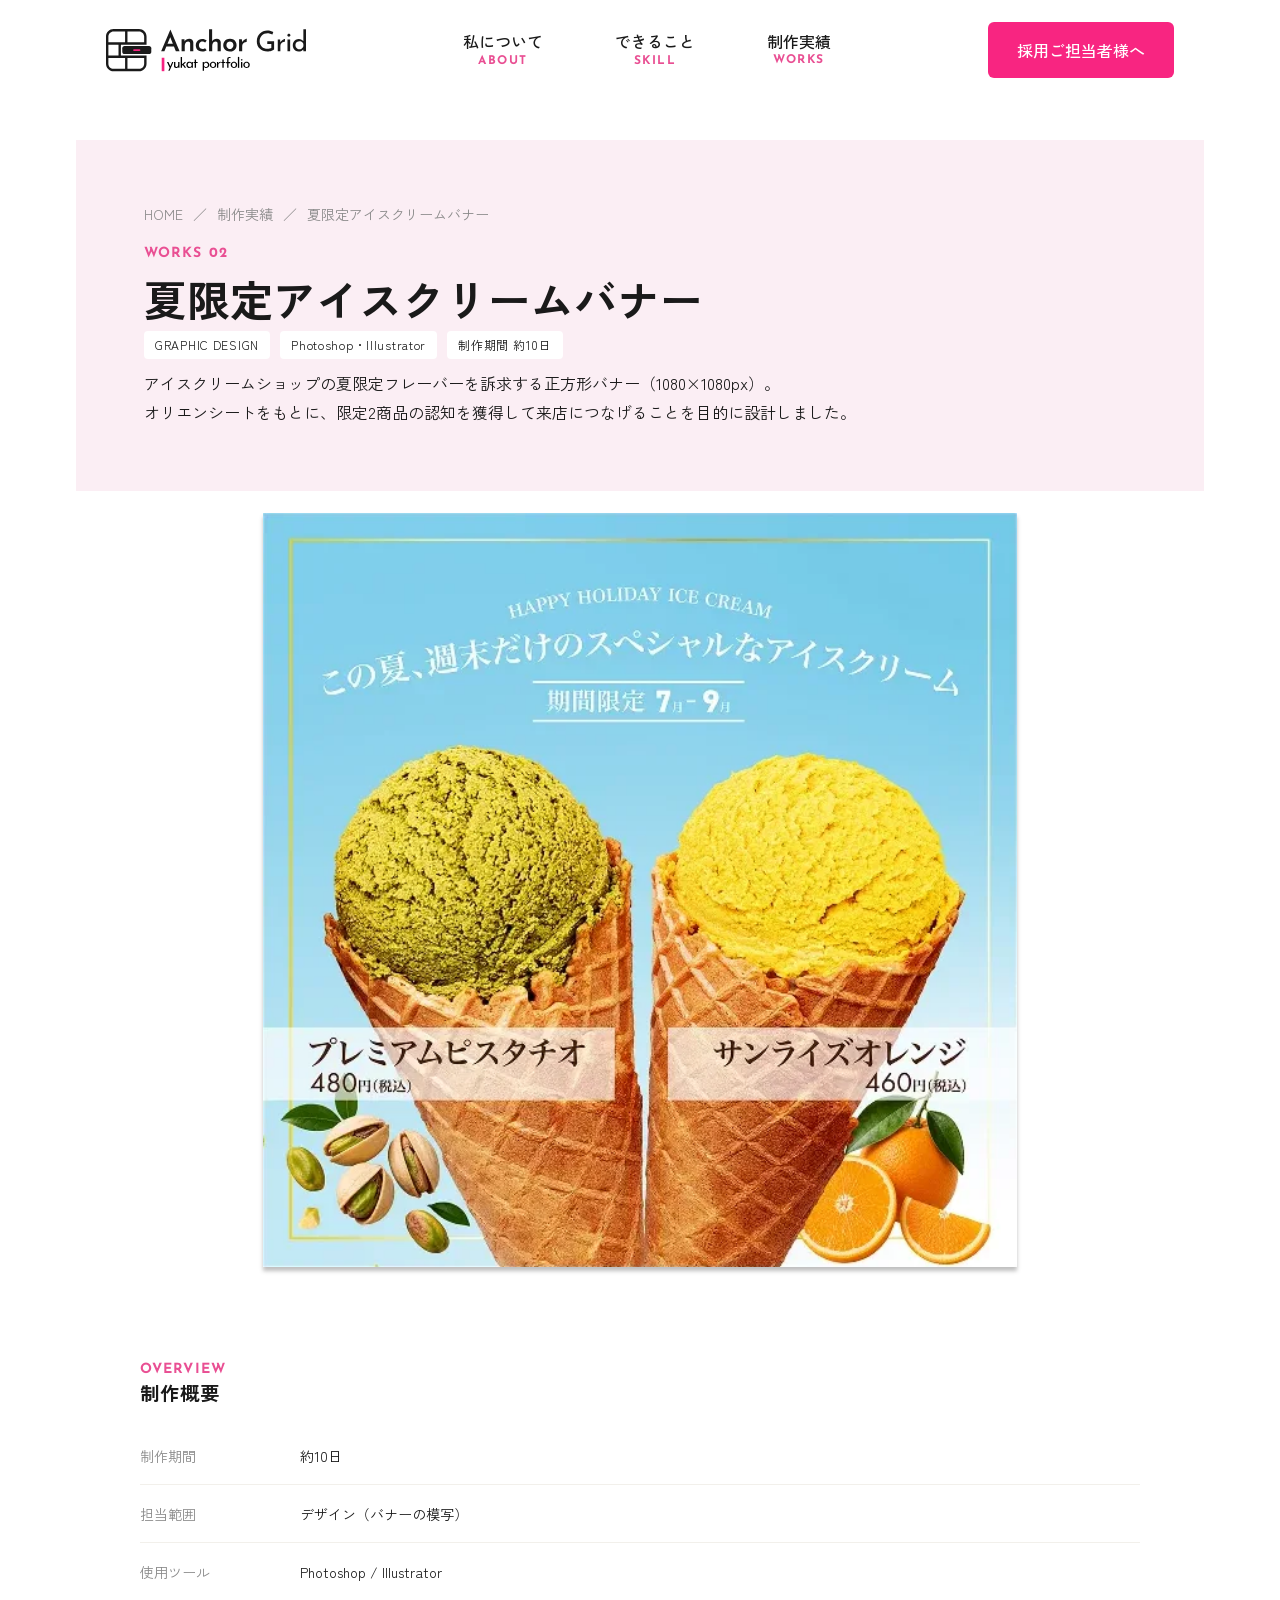
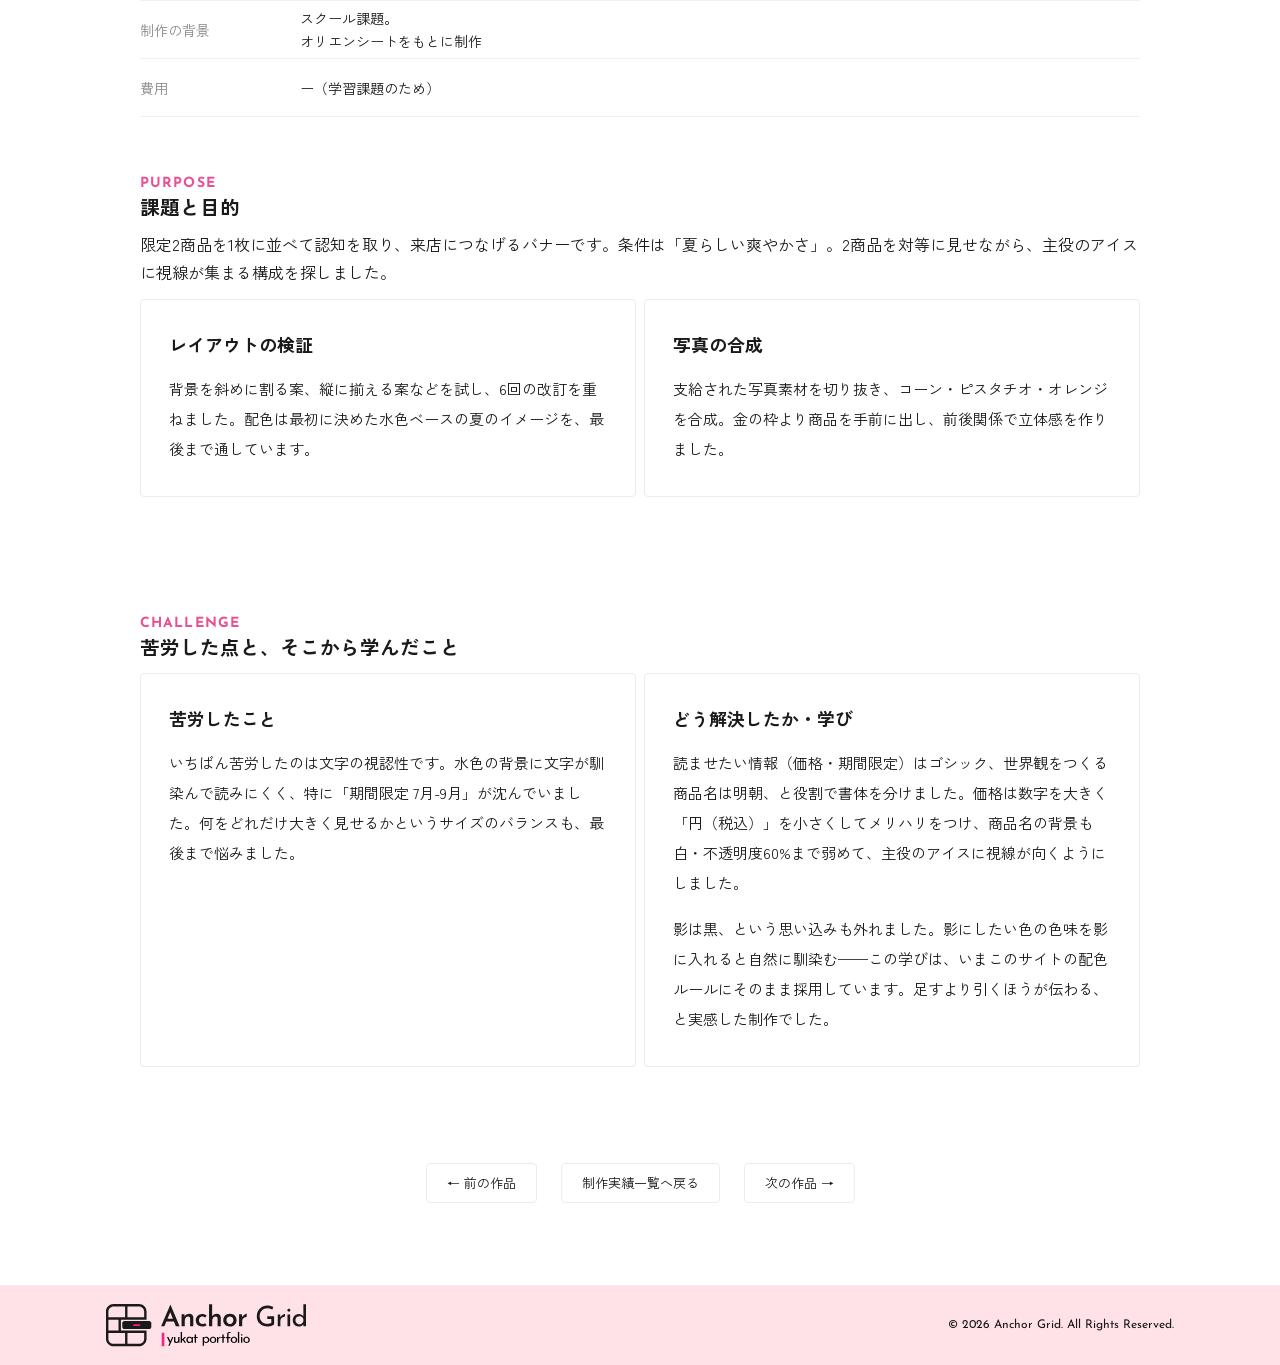
<file: work-02.html>
<!doctype html>
<html lang="ja">
  <head>
    <meta charset="UTF-8" />
    <meta name="viewport" content="width=device-width, initial-scale=1.0" />
    <title>夏限定アイスクリームバナー | Anchor Grid</title>
    <meta name="description" content="アイスクリームショップの夏限定フレーバーを訴求する正方形バナー。オリエンシートをもとに、限定2商品の認知を獲得して来店につなげることを目的に設計しました。" />
    <meta name="robots" content="noindex" />
    <link rel="icon" type="image/png" sizes="192x192" href="./images/favicon.png" />

    <link rel="stylesheet" href="./css/reset.css" />
    <link rel="preconnect" href="https://fonts.googleapis.com" />
    <link rel="preconnect" href="https://fonts.gstatic.com" crossorigin />
    <link
      href="https://fonts.googleapis.com/css2?family=Josefin+Sans:wght@400;500;700&family=Zen+Kaku+Gothic+New:wght@400;500;700&display=swap"
      rel="stylesheet"
    />
    <link rel="stylesheet" href="./css/style.css" />
  </head>
  <body>
    <!-- ====================== ヘッダー ====================== -->
    <header class="header">
      <h1 class="logo">
        <a href="index.html">
          <img src="./images/icon-logo.svg" alt="Anchor Grid" />
        </a>
      </h1>
      <nav class="header-nav">
        <ul>
          <li>
            <a href="index.html#about">
              <span class="nav-ja">私について</span>
              <span class="nav-en">ABOUT</span>
            </a>
          </li>
          <li>
            <a href="index.html#skill">
              <span class="nav-ja">できること</span>
              <span class="nav-en">SKILL</span>
            </a>
          </li>
          <li>
            <a href="index.html#works">
              <span class="nav-ja">制作実績</span>
              <span class="nav-en">WORKS</span>
            </a>
          </li>
        </ul>
      </nav>
      <div class="hamburger"><span></span></div>

      <nav class="header-nav-sp">
        <ul>
          <li>
            <a href="index.html#about">
              <span class="nav-ja">私について</span>
              <span class="nav-en">ABOUT</span>
            </a>
          </li>
          <li>
            <a href="index.html#skill">
              <span class="nav-ja">できること</span>
              <span class="nav-en">SKILL</span>
            </a>
          </li>
          <li>
            <a href="index.html#works">
              <span class="nav-ja">制作実績</span>
              <span class="nav-en">WORKS</span>
            </a>
          </li>
          <li>
            <a href="index.html#contact">
              <span class="nav-ja">お問い合わせ</span>
              <span class="nav-en">CONTACT</span>
            </a>
          </li>
        </ul>
        <a href="contact.html" class="btn-cta">採用ご担当者様へ</a>
      </nav>

      <a href="contact.html" class="btn-cta">採用ご担当者様へ</a>
    </header>

    <!-- ====================== 作品詳細 ====================== -->
    <main class="detail">
      <div class="detail-inner">
        <!-- ---------- ピンクの見出しブロック ---------- -->
        <div class="detail-hero">
          <nav class="breadcrumb" aria-label="現在の階層">
            <a href="index.html">HOME</a>
            <span class="breadcrumb-sep">／</span>
            <a href="works.html">制作実績</a>
            <span class="breadcrumb-sep">／</span>
            <span aria-current="page">夏限定アイスクリームバナー</span>
          </nav>

          <p class="detail-label">WORKS 02</p>
          <h2 class="detail-title">
            夏限定<br class="br-sp" />アイスクリームバナー
          </h2>

          <ul class="detail-tags">
            <li>GRAPHIC DESIGN</li>
            <li>Photoshop・Illustrator</li>
            <li>制作期間 約10日</li>
          </ul>

          <p class="detail-lead">
            アイスクリームショップの夏限定フレーバーを訴求する正方形バナー（1080×1080px）。<br class="br-pc" />
            オリエンシートをもとに、限定2商品の認知を獲得して来店につなげることを目的に設計しました。
            </p>
        </div>

        <!-- ---------- 作品画像 ---------- -->
        <figure class="detail-figure detail-figure-square">
          <img src="./images/work-02.webp" alt="夏限定アイスクリームバナーの完成イメージ" />
        </figure>

        <!-- ---------- 制作概要 ---------- -->
        <section class="detail-block detail-block-overview">
          <p class="detail-section-label">OVERVIEW</p>
          <h3 class="detail-section-heading">制作概要</h3>

          <dl class="detail-table">
            <div class="detail-table-row">
              <dt>制作期間</dt>
              <dd>約10日</dd>
            </div>
            <div class="detail-table-row">
              <dt>担当範囲</dt>
              <dd>デザイン（バナーの模写）</dd>
            </div>
            <div class="detail-table-row">
              <dt>使用ツール</dt>
              <dd>Photoshop / Illustrator</dd>
            </div>
            <div class="detail-table-row">
              <dt>制作の背景</dt>
              <dd>スクール課題。<br />オリエンシートをもとに制作</dd>
            </div>
            <div class="detail-table-row">
              <dt>費用</dt>
              <dd>ー（学習課題のため）</dd>
            </div>
          </dl>
        </section>

        <!-- ---------- 課題と目的 ---------- -->
        <section class="detail-block detail-block-purpose">
          <p class="detail-section-label">PURPOSE</p>
          <h3 class="detail-section-heading">課題と目的</h3>

          <p class="detail-body">
            限定2商品を1枚に並べて認知を取り、来店につなげるバナーです。条件は「夏らしい爽やかさ」。2商品を対等に見せながら、主役のアイスに視線が集まる構成を探しました。
          </p>

          <div class="detail-cards">
            <div class="detail-card">
              <h4 class="detail-card-title">レイアウトの検証</h4>
              <p class="detail-card-text">
                背景を斜めに割る案、縦に揃える案などを試し、6回の改訂を重ねました。配色は最初に決めた水色ベースの夏のイメージを、最後まで通しています。
              </p>
            </div>
            <div class="detail-card">
              <h4 class="detail-card-title">写真の合成</h4>
              <p class="detail-card-text">
                支給された写真素材を切り抜き、コーン・ピスタチオ・オレンジを合成。金の枠より商品を手前に出し、前後関係で立体感を作りました。
              </p>
            </div>
          </div>
        </section>

        <!-- ---------- 苦労した点と学び ---------- -->
        <section class="detail-block detail-block-challenge">
          <p class="detail-section-label">CHALLENGE</p>
          <h3 class="detail-section-heading">
            苦労した点と、<br class="br-sp" />そこから学んだこと
          </h3>

          <div class="detail-cards">
            <div class="detail-card">
              <h4 class="detail-card-title">苦労したこと</h4>
              <p class="detail-card-text">
                いちばん苦労したのは文字の視認性です。水色の背景に文字が馴染んで読みにくく、特に「期間限定 7月-9月」が沈んでいました。何をどれだけ大きく見せるかというサイズのバランスも、最後まで悩みました。
              </p>
            </div>
            <div class="detail-card">
              <h4 class="detail-card-title">どう解決したか・学び</h4>
              <p class="detail-card-text">
                読ませたい情報（価格・期間限定）はゴシック、世界観をつくる商品名は明朝、と役割で書体を分けました。価格は数字を大きく「円（税込）」を小さくしてメリハリをつけ、商品名の背景も白・不透明度60%まで弱めて、主役のアイスに視線が向くようにしました。
              </p>
              <p class="detail-card-text">
                影は黒、という思い込みも外れました。<br class="br-sp" />影にしたい色の色味を影に入れると自然に馴染む——この学びは、いまこのサイトの配色ルールにそのまま採用しています。<br class="br-sp" />足すより引くほうが伝わる、と実感した制作でした。
              </p>
            </div>
          </div>
        </section>

        <!-- ---------- 前後の作品へ ---------- -->
        <nav class="detail-pager" aria-label="作品の移動">
          <a href="work-01.html" class="detail-pager-prev">← 前の作品</a>
          <a href="works.html" class="detail-pager-index">制作実績一覧へ戻る</a>
          <a href="work-03.html" class="detail-pager-next">次の作品 →</a>
        </nav>
      </div>
    </main>

    <!-- ====================== フッター ====================== -->
    <footer class="footer">
      <div class="footer-inner">
        <a href="index.html">
          <img class="footer-logo" src="./images/icon-logo.svg" alt="Anchor Grid" />
        </a>
        <p class="copyright">© 2026 Anchor Grid. All Rights Reserved.</p>
      </div>
    </footer>

    <script src="https://ajax.googleapis.com/ajax/libs/jquery/3.7.1/jquery.min.js"></script>
    <script>
      $(function () {
        $(".hamburger").on("click", function () {
          $(".hamburger").toggleClass("open");
          $(".header-nav-sp").fadeToggle();
        });
        $(".header-nav-sp a, .logo a").on("click", function () {
          $(".hamburger").removeClass("open");
          $(".header-nav-sp").fadeOut();
        });
      });
    </script>
  </body>
</html>
</file>
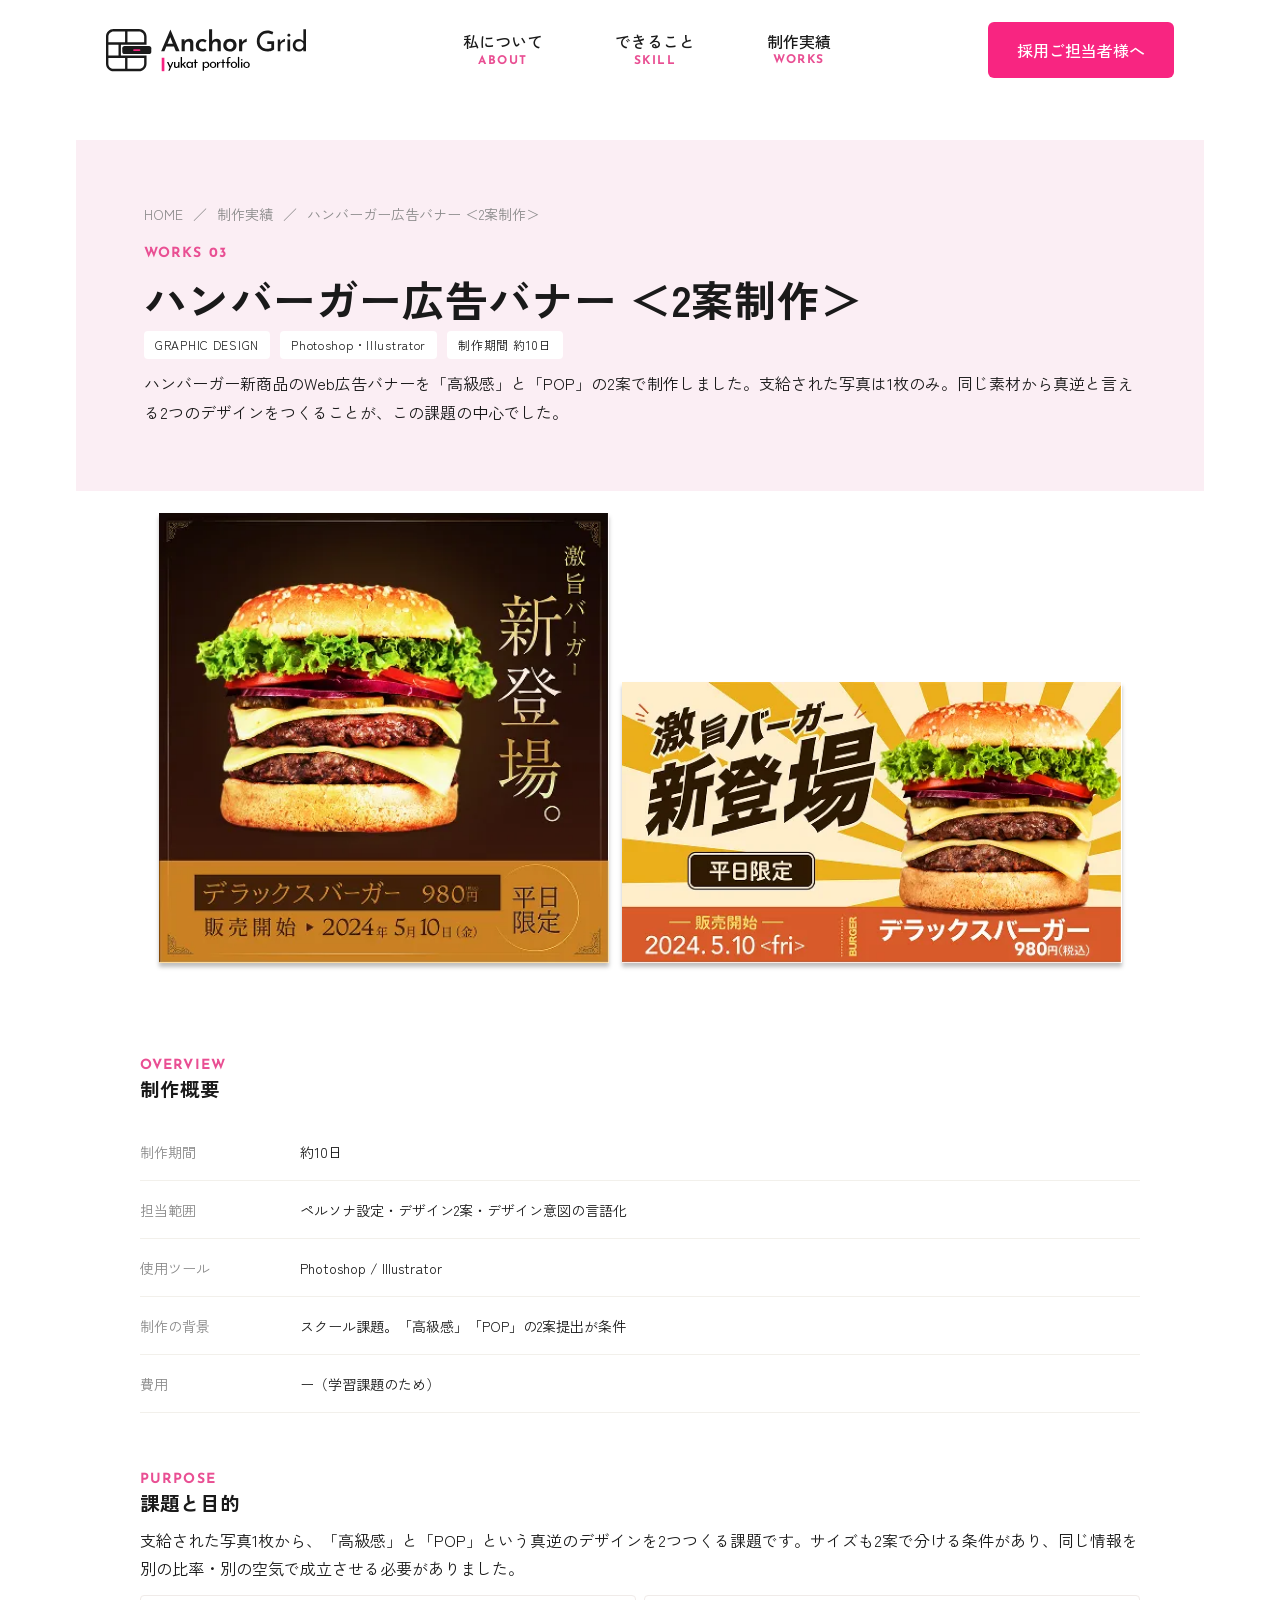
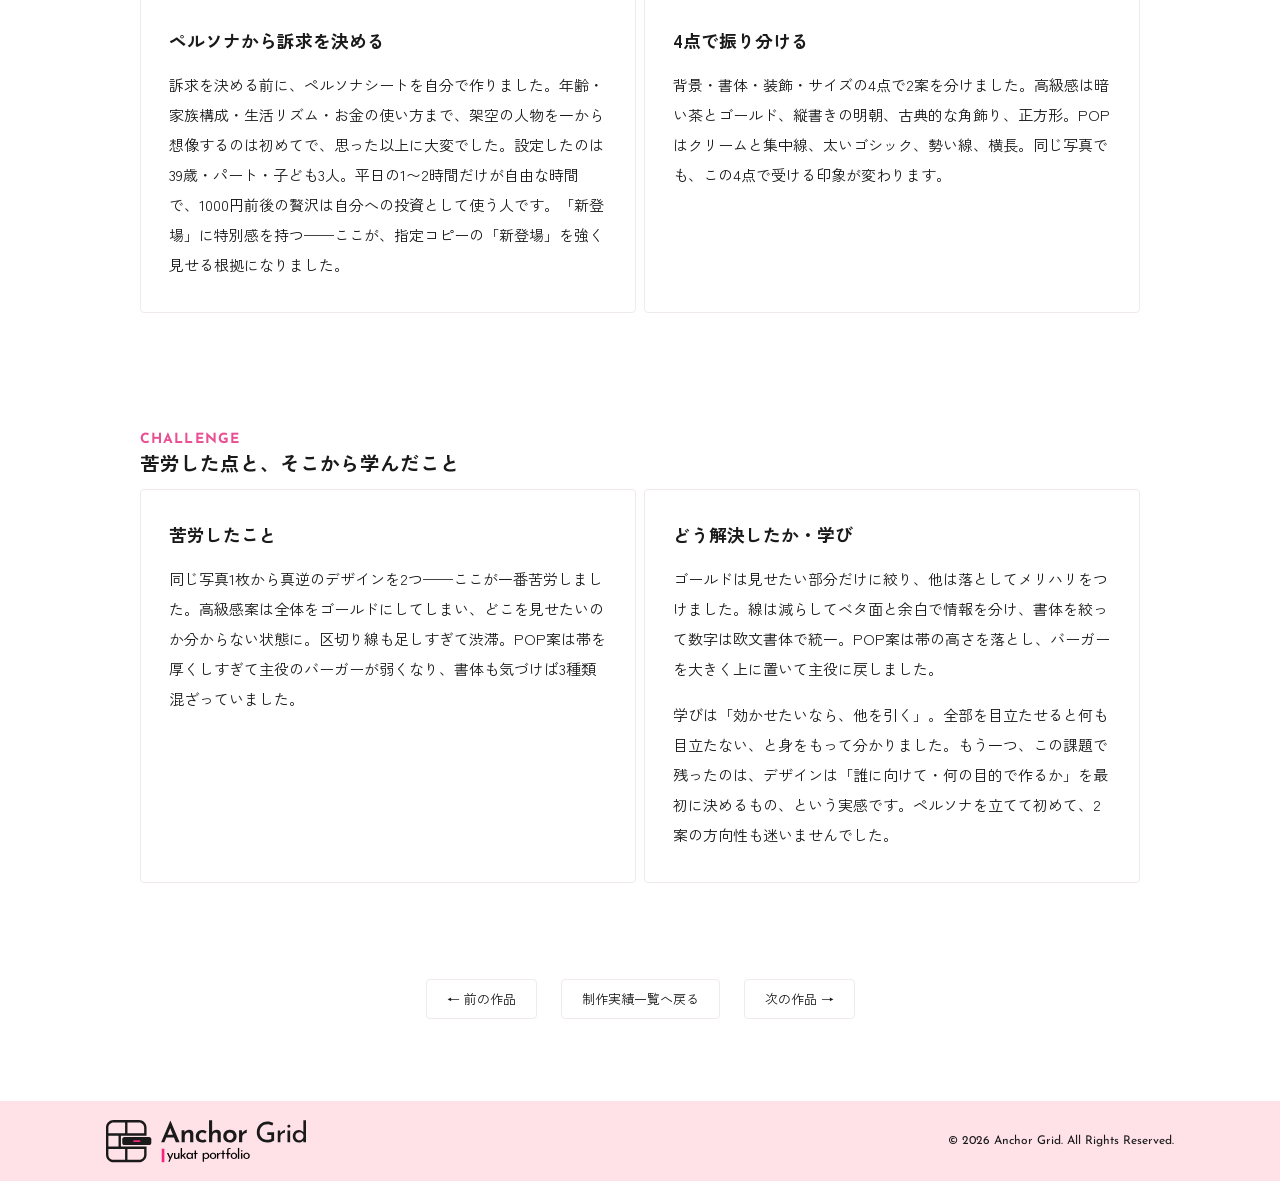
<file: work-03.html>
<!doctype html>
<html lang="ja">
  <head>
    <meta charset="UTF-8" />
    <meta name="viewport" content="width=device-width, initial-scale=1.0" />
    <title>ハンバーガー広告バナー 2案制作 | Anchor Grid</title>
    <meta name="description" content="ハンバーガー新商品のWeb広告バナーを「高級感」と「POP」の2案で制作。支給された写真1枚から、真逆と言える2つのデザインをつくることが課題の中心でした。" />
    <meta name="robots" content="noindex" />
    <link rel="icon" type="image/png" sizes="192x192" href="./images/favicon.png" />

    <link rel="stylesheet" href="./css/reset.css" />
    <link rel="preconnect" href="https://fonts.googleapis.com" />
    <link rel="preconnect" href="https://fonts.gstatic.com" crossorigin />
    <link
      href="https://fonts.googleapis.com/css2?family=Josefin+Sans:wght@400;500;700&family=Zen+Kaku+Gothic+New:wght@400;500;700&display=swap"
      rel="stylesheet"
    />
    <link rel="stylesheet" href="./css/style.css" />
  </head>
  <body>
    <!-- ====================== ヘッダー ====================== -->
    <header class="header">
      <h1 class="logo">
        <a href="index.html">
          <img src="./images/icon-logo.svg" alt="Anchor Grid" />
        </a>
      </h1>
      <nav class="header-nav">
        <ul>
          <li>
            <a href="index.html#about">
              <span class="nav-ja">私について</span>
              <span class="nav-en">ABOUT</span>
            </a>
          </li>
          <li>
            <a href="index.html#skill">
              <span class="nav-ja">できること</span>
              <span class="nav-en">SKILL</span>
            </a>
          </li>
          <li>
            <a href="index.html#works">
              <span class="nav-ja">制作実績</span>
              <span class="nav-en">WORKS</span>
            </a>
          </li>
        </ul>
      </nav>
      <div class="hamburger"><span></span></div>

      <nav class="header-nav-sp">
        <ul>
          <li>
            <a href="index.html#about">
              <span class="nav-ja">私について</span>
              <span class="nav-en">ABOUT</span>
            </a>
          </li>
          <li>
            <a href="index.html#skill">
              <span class="nav-ja">できること</span>
              <span class="nav-en">SKILL</span>
            </a>
          </li>
          <li>
            <a href="index.html#works">
              <span class="nav-ja">制作実績</span>
              <span class="nav-en">WORKS</span>
            </a>
          </li>
          <li>
            <a href="index.html#contact">
              <span class="nav-ja">お問い合わせ</span>
              <span class="nav-en">CONTACT</span>
            </a>
          </li>
        </ul>
        <a href="contact.html" class="btn-cta">採用ご担当者様へ</a>
      </nav>

      <a href="contact.html" class="btn-cta">採用ご担当者様へ</a>
    </header>

    <!-- ====================== 作品詳細 ====================== -->
    <main class="detail">
      <div class="detail-inner">
        <!-- ---------- ピンクの見出しブロック ---------- -->
        <div class="detail-hero">
          <nav class="breadcrumb" aria-label="現在の階層">
            <a href="index.html">HOME</a>
            <span class="breadcrumb-sep">／</span>
            <a href="works.html">制作実績</a>
            <span class="breadcrumb-sep">／</span>
            <span aria-current="page">ハンバーガー広告バナー ＜2案制作＞</span>
          </nav>

          <p class="detail-label">WORKS 03</p>
          <h2 class="detail-title">
            ハンバーガー広告バナー ＜2案制作＞
          </h2>

          <ul class="detail-tags">
            <li>GRAPHIC DESIGN</li>
            <li>Photoshop・Illustrator</li>
            <li>制作期間 約10日</li>
          </ul>

          <p class="detail-lead">
            ハンバーガー新商品のWeb広告バナーを「高級感」と「POP」の2案で制作しました。支給された写真は1枚のみ。<br class="br-sp" />同じ素材から真逆と言える2つのデザインをつくることが、この課題の中心でした。
          </p>
        </div>

        <!-- ---------- 作品画像 ---------- -->
        <figure class="detail-figure detail-figure-pair">
          <img class="detail-figure-luxury" src="./images/work-03-luxury.webp" alt="ハンバーガー広告バナー 高級感の案" />
          <img class="detail-figure-pop" src="./images/work-03-pop.webp" alt="ハンバーガー広告バナー POPの案" />
        </figure>

        <!-- ---------- 制作概要 ---------- -->
        <section class="detail-block detail-block-overview">
          <p class="detail-section-label">OVERVIEW</p>
          <h3 class="detail-section-heading">制作概要</h3>

          <dl class="detail-table">
            <div class="detail-table-row">
              <dt>制作期間</dt>
              <dd>約10日</dd>
            </div>
            <div class="detail-table-row">
              <dt>担当範囲</dt>
              <dd>ペルソナ設定・デザイン2案・デザイン意図の言語化</dd>
            </div>
            <div class="detail-table-row">
              <dt>使用ツール</dt>
              <dd>Photoshop / Illustrator</dd>
            </div>
            <div class="detail-table-row">
              <dt>制作の背景</dt>
              <dd>スクール課題。「高級感」「POP」の2案提出が条件</dd>
            </div>
            <div class="detail-table-row">
              <dt>費用</dt>
              <dd>ー（学習課題のため）</dd>
            </div>
          </dl>
        </section>

        <!-- ---------- 課題と目的 ---------- -->
        <section class="detail-block detail-block-purpose">
          <p class="detail-section-label">PURPOSE</p>
          <h3 class="detail-section-heading">課題と目的</h3>

          <p class="detail-body">
            支給された写真1枚から、「高級感」と「POP」という真逆のデザインを2つつくる課題です。サイズも2案で分ける条件があり、同じ情報を別の比率・別の空気で成立させる必要がありました。
          </p>

          <div class="detail-cards">
            <div class="detail-card">
              <h4 class="detail-card-title">ペルソナから訴求を決める</h4>
              <p class="detail-card-text">
                訴求を決める前に、ペルソナシートを自分で作りました。年齢・家族構成・生活リズム・お金の使い方まで、架空の人物を一から想像するのは初めてで、思った以上に大変でした。設定したのは39歳・パート・子ども3人。平日の1〜2時間だけが自由な時間で、1000円前後の贅沢は自分への投資として使う人です。「新登場」に特別感を持つ——ここが、指定コピーの「新登場」を強く見せる根拠になりました。
              </p>
            </div>
            <div class="detail-card">
              <h4 class="detail-card-title">4点で振り分ける</h4>
              <p class="detail-card-text">
                背景・書体・装飾・サイズの4点で2案を分けました。高級感は暗い茶とゴールド、縦書きの明朝、古典的な角飾り、正方形。POPはクリームと集中線、太いゴシック、勢い線、横長。同じ写真でも、この4点で受ける印象が変わります。
              </p>
            </div>
          </div>
        </section>

        <!-- ---------- 苦労した点と学び ---------- -->
        <section class="detail-block detail-block-challenge">
          <p class="detail-section-label">CHALLENGE</p>
          <h3 class="detail-section-heading">
            苦労した点と、<br class="br-sp" />そこから学んだこと
          </h3>

          <div class="detail-cards">
            <div class="detail-card">
              <h4 class="detail-card-title">苦労したこと</h4>
              <p class="detail-card-text">
                同じ写真1枚から真逆のデザインを2つ——ここが一番苦労しました。高級感案は全体をゴールドにしてしまい、どこを見せたいのか分からない状態に。区切り線も足しすぎて渋滞。POP案は帯を厚くしすぎて主役のバーガーが弱くなり、書体も気づけば3種類混ざっていました。
              </p>
            </div>
            <div class="detail-card">
              <h4 class="detail-card-title">どう解決したか・学び</h4>
              <p class="detail-card-text">
                ゴールドは見せたい部分だけに絞り、他は落としてメリハリをつけました。線は減らしてベタ面と余白で情報を分け、書体を絞って数字は欧文書体で統一。POP案は帯の高さを落とし、バーガーを大きく上に置いて主役に戻しました。
              </p>
              <p class="detail-card-text">
                学びは「効かせたいなら、他を引く」。全部を目立たせると何も目立たない、と身をもって分かりました。もう一つ、この課題で残ったのは、デザインは「誰に向けて・何の目的で作るか」を最初に決めるもの、という実感です。ペルソナを立てて初めて、2案の方向性も迷いませんでした。
              </p>
            </div>
          </div>
        </section>

        <!-- ---------- 前後の作品へ ---------- -->
        <nav class="detail-pager" aria-label="作品の移動">
          <a href="work-02.html" class="detail-pager-prev">← 前の作品</a>
          <a href="works.html" class="detail-pager-index">制作実績一覧へ戻る</a>
          <a href="work-04.html" class="detail-pager-next">次の作品 →</a>
        </nav>
      </div>
    </main>

    <!-- ====================== フッター ====================== -->
    <footer class="footer">
      <div class="footer-inner">
        <a href="index.html">
          <img class="footer-logo" src="./images/icon-logo.svg" alt="Anchor Grid" />
        </a>
        <p class="copyright">© 2026 Anchor Grid. All Rights Reserved.</p>
      </div>
    </footer>

    <script src="https://ajax.googleapis.com/ajax/libs/jquery/3.7.1/jquery.min.js"></script>
    <script>
      $(function () {
        $(".hamburger").on("click", function () {
          $(".hamburger").toggleClass("open");
          $(".header-nav-sp").fadeToggle();
        });
        $(".header-nav-sp a, .logo a").on("click", function () {
          $(".hamburger").removeClass("open");
          $(".header-nav-sp").fadeOut();
        });
      });
    </script>
  </body>
</html>
</file>
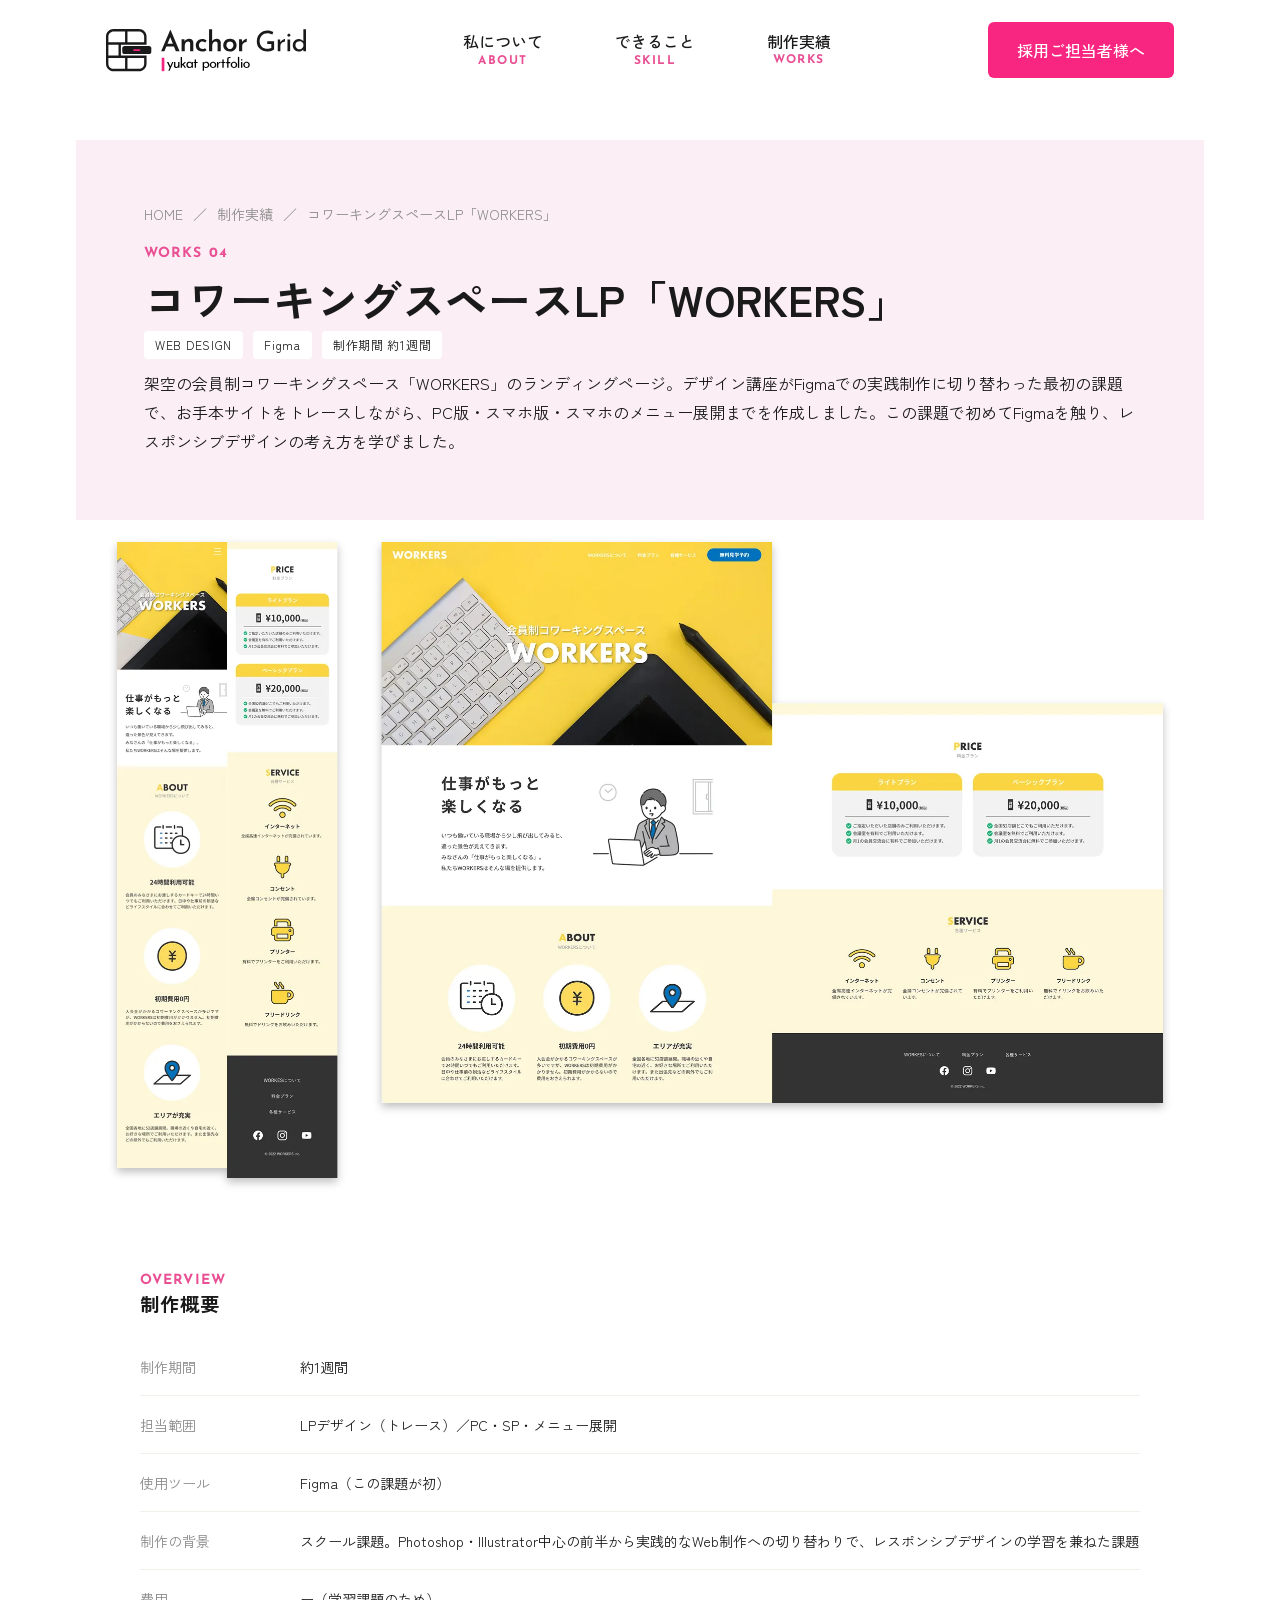
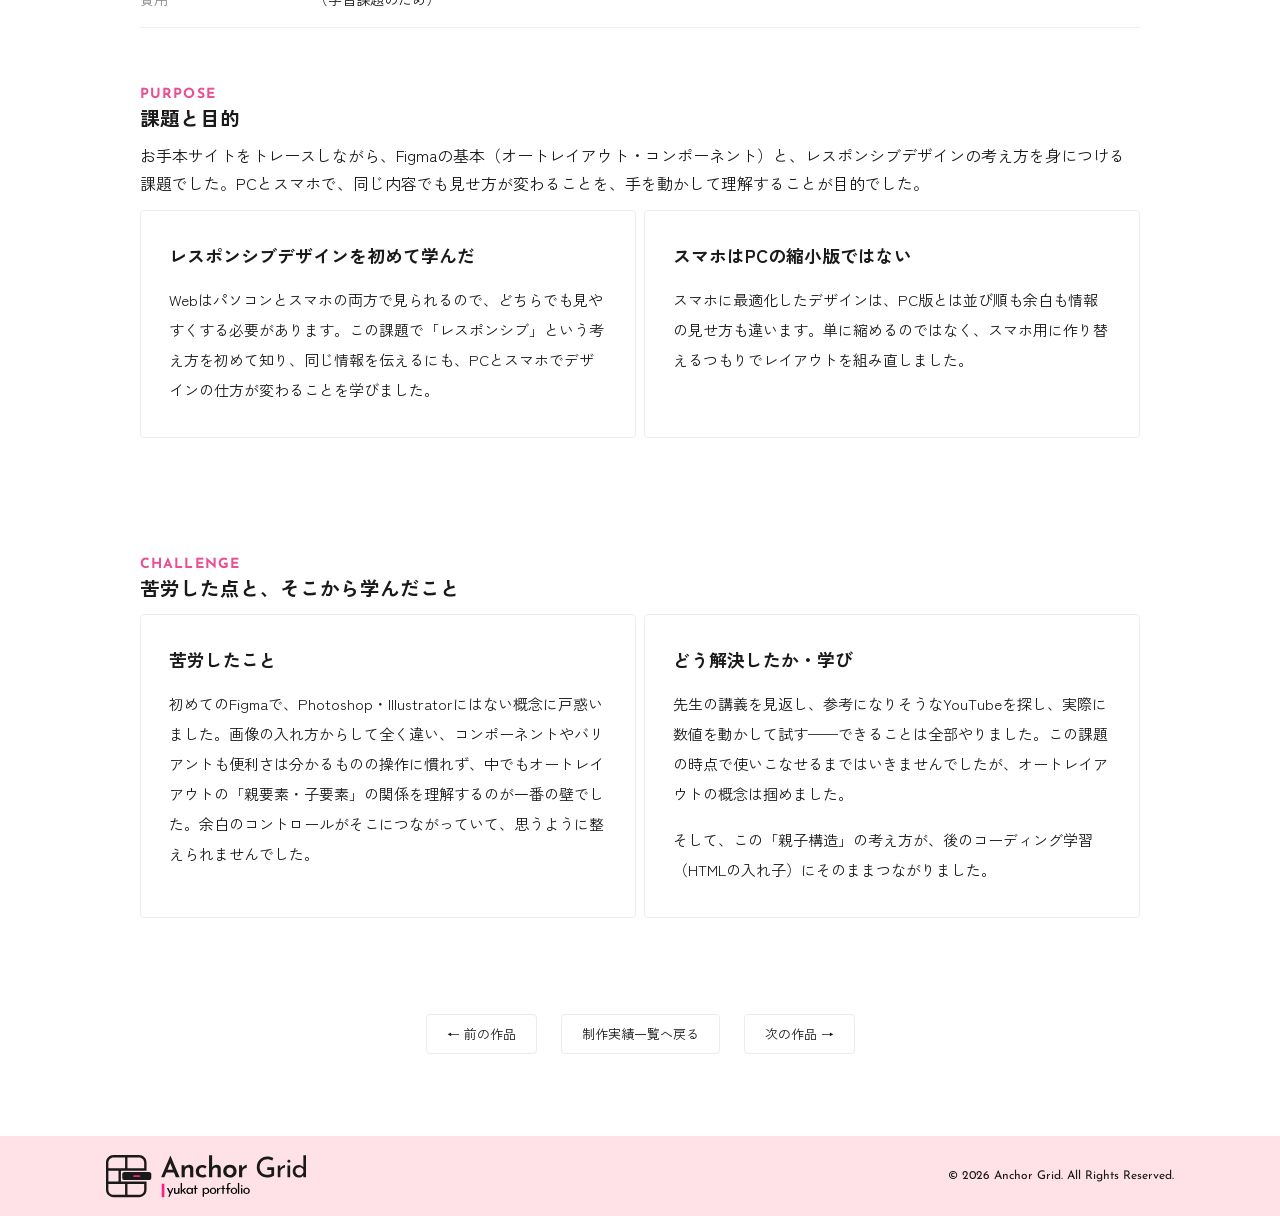
<file: work-04.html>
<!doctype html>
<html lang="ja">
  <head>
    <meta charset="UTF-8" />
    <meta name="viewport" content="width=device-width, initial-scale=1.0" />
    <title>コワーキングスペースLP | Anchor Grid</title>
    <meta name="description" content="会員制コワーキングスペースのランディングページ。初めてFigmaで制作した課題で、PC版・スマホ版・スマホのメニュー展開まで作成し、レスポンシブデザインの考え方を学びました。" />
    <meta name="robots" content="noindex" />
    <link rel="icon" type="image/png" sizes="192x192" href="./images/favicon.png" />

    <link rel="stylesheet" href="./css/reset.css" />
    <link rel="preconnect" href="https://fonts.googleapis.com" />
    <link rel="preconnect" href="https://fonts.gstatic.com" crossorigin />
    <link
      href="https://fonts.googleapis.com/css2?family=Josefin+Sans:wght@400;500;700&family=Zen+Kaku+Gothic+New:wght@400;500;700&display=swap"
      rel="stylesheet"
    />
    <link rel="stylesheet" href="./css/style.css" />
  </head>
  <body>
    <!-- ====================== ヘッダー ====================== -->
    <header class="header">
      <h1 class="logo">
        <a href="index.html">
          <img src="./images/icon-logo.svg" alt="Anchor Grid" />
        </a>
      </h1>
      <nav class="header-nav">
        <ul>
          <li>
            <a href="index.html#about">
              <span class="nav-ja">私について</span>
              <span class="nav-en">ABOUT</span>
            </a>
          </li>
          <li>
            <a href="index.html#skill">
              <span class="nav-ja">できること</span>
              <span class="nav-en">SKILL</span>
            </a>
          </li>
          <li>
            <a href="index.html#works">
              <span class="nav-ja">制作実績</span>
              <span class="nav-en">WORKS</span>
            </a>
          </li>
        </ul>
      </nav>
      <div class="hamburger"><span></span></div>

      <nav class="header-nav-sp">
        <ul>
          <li>
            <a href="index.html#about">
              <span class="nav-ja">私について</span>
              <span class="nav-en">ABOUT</span>
            </a>
          </li>
          <li>
            <a href="index.html#skill">
              <span class="nav-ja">できること</span>
              <span class="nav-en">SKILL</span>
            </a>
          </li>
          <li>
            <a href="index.html#works">
              <span class="nav-ja">制作実績</span>
              <span class="nav-en">WORKS</span>
            </a>
          </li>
          <li>
            <a href="index.html#contact">
              <span class="nav-ja">お問い合わせ</span>
              <span class="nav-en">CONTACT</span>
            </a>
          </li>
        </ul>
        <a href="contact.html" class="btn-cta">採用ご担当者様へ</a>
      </nav>

      <a href="contact.html" class="btn-cta">採用ご担当者様へ</a>
    </header>

    <!-- ====================== 作品詳細 ====================== -->
    <main class="detail">
      <div class="detail-inner">
        <!-- ---------- ピンクの見出しブロック ---------- -->
        <div class="detail-hero">
          <nav class="breadcrumb" aria-label="現在の階層">
            <a href="index.html">HOME</a>
            <span class="breadcrumb-sep">／</span>
            <a href="works.html">制作実績</a>
            <span class="breadcrumb-sep">／</span>
            <span aria-current="page">コワーキングスペースLP「WORKERS」</span>
          </nav>

          <p class="detail-label">WORKS 04</p>
          <h2 class="detail-title">
            コワーキングスペース<br class="br-sp" />LP「WORKERS」
          </h2>

          <ul class="detail-tags">
            <li>WEB DESIGN</li>
            <li>Figma</li>
            <li>制作期間 約1週間</li>
          </ul>

          <p class="detail-lead">
            架空の会員制コワーキングスペース「WORKERS」のランディングページ。デザイン講座がFigmaでの実践制作に切り替わった最初の課題で、お手本サイトをトレースしながら、PC版・スマホ版・スマホのメニュー展開までを作成しました。<br class="br-sp" />この課題で初めてFigmaを触り、レスポンシブデザインの考え方を学びました。
          </p>
        </div>

        <!-- ---------- 作品画像 ---------- -->
        <figure class="detail-figure detail-figure-wide">
          <img src="./images/work-04-detail.webp" alt="コワーキングスペースLP「WORKERS」のPC版・スマホ版デザイン" />
        </figure>

        <!-- ---------- 制作概要 ---------- -->
        <section class="detail-block detail-block-overview">
          <p class="detail-section-label">OVERVIEW</p>
          <h3 class="detail-section-heading">制作概要</h3>

          <dl class="detail-table">
            <div class="detail-table-row">
              <dt>制作期間</dt>
              <dd>約1週間</dd>
            </div>
            <div class="detail-table-row">
              <dt>担当範囲</dt>
              <dd>LPデザイン（トレース）／PC・SP・メニュー展開</dd>
            </div>
            <div class="detail-table-row">
              <dt>使用ツール</dt>
              <dd>Figma（この課題が初）</dd>
            </div>
            <div class="detail-table-row">
              <dt>制作の背景</dt>
              <dd>スクール課題。Photoshop・Illustrator中心の前半から実践的なWeb制作への切り替わりで、レスポンシブデザインの学習を兼ねた課題</dd>
            </div>
            <div class="detail-table-row">
              <dt>費用</dt>
              <dd>ー（学習課題のため）</dd>
            </div>
          </dl>
        </section>

        <!-- ---------- 課題と目的 ---------- -->
        <section class="detail-block detail-block-purpose">
          <p class="detail-section-label">PURPOSE</p>
          <h3 class="detail-section-heading">課題と目的</h3>

          <p class="detail-body">
            お手本サイトをトレースしながら、Figmaの基本（オートレイアウト・コンポーネント）と、レスポンシブデザインの考え方を身につける課題でした。PCとスマホで、同じ内容でも見せ方が変わることを、手を動かして理解することが目的でした。
          </p>

          <div class="detail-cards">
            <div class="detail-card">
              <h4 class="detail-card-title">レスポンシブデザインを初めて学んだ</h4>
              <p class="detail-card-text">
                Webはパソコンとスマホの両方で見られるので、どちらでも見やすくする必要があります。この課題で「レスポンシブ」という考え方を初めて知り、同じ情報を伝えるにも、PCとスマホでデザインの仕方が変わることを学びました。
              </p>
            </div>
            <div class="detail-card">
              <h4 class="detail-card-title">スマホはPCの縮小版ではない</h4>
              <p class="detail-card-text">
                スマホに最適化したデザインは、PC版とは並び順も余白も情報の見せ方も違います。単に縮めるのではなく、<br class="br-sp" />スマホ用に作り替えるつもりでレイアウトを組み直しました。
              </p>
            </div>
          </div>
        </section>

        <!-- ---------- 苦労した点と学び ---------- -->
        <section class="detail-block detail-block-challenge">
          <p class="detail-section-label">CHALLENGE</p>
          <h3 class="detail-section-heading">
            苦労した点と、<br class="br-sp" />そこから学んだこと
          </h3>

          <div class="detail-cards">
            <div class="detail-card">
              <h4 class="detail-card-title">苦労したこと</h4>
              <p class="detail-card-text">
                初めてのFigmaで、Photoshop・Illustratorにはない概念に戸惑いました。<br class="br-sp" />画像の入れ方からして全く違い、コンポーネントやバリアントも便利さは分かるものの操作に慣れず、中でもオートレイアウトの「親要素・子要素」の関係を理解するのが一番の壁でした。<br class="br-sp" />余白のコントロールがそこにつながっていて、思うように整えられませんでした。
              </p>
            </div>
            <div class="detail-card">
              <h4 class="detail-card-title">どう解決したか・学び</h4>
              <p class="detail-card-text">
                先生の講義を見返し、参考になりそうなYouTubeを探し、実際に数値を動かして試す——できることは全部やりました。この課題の時点で使いこなせるまではいきませんでしたが、オートレイアウトの概念は掴めました。
              </p>
              <p class="detail-card-text">
                そして、この「親子構造」の考え方が、後のコーディング学習（HTMLの入れ子）にそのままつながりました。
              </p>
            </div>
          </div>
        </section>

        <!-- ---------- 前後の作品へ ---------- -->
        <nav class="detail-pager" aria-label="作品の移動">
          <a href="work-03.html" class="detail-pager-prev">← 前の作品</a>
          <a href="works.html" class="detail-pager-index">制作実績一覧へ戻る</a>
          <a href="work-05.html" class="detail-pager-next">次の作品 →</a>
        </nav>
      </div>
    </main>

    <!-- ====================== フッター ====================== -->
    <footer class="footer">
      <div class="footer-inner">
        <a href="index.html">
          <img class="footer-logo" src="./images/icon-logo.svg" alt="Anchor Grid" />
        </a>
        <p class="copyright">© 2026 Anchor Grid. All Rights Reserved.</p>
      </div>
    </footer>

    <script src="https://ajax.googleapis.com/ajax/libs/jquery/3.7.1/jquery.min.js"></script>
    <script>
      $(function () {
        $(".hamburger").on("click", function () {
          $(".hamburger").toggleClass("open");
          $(".header-nav-sp").fadeToggle();
        });
        $(".header-nav-sp a, .logo a").on("click", function () {
          $(".hamburger").removeClass("open");
          $(".header-nav-sp").fadeOut();
        });
      });
    </script>
  </body>
</html>
</file>
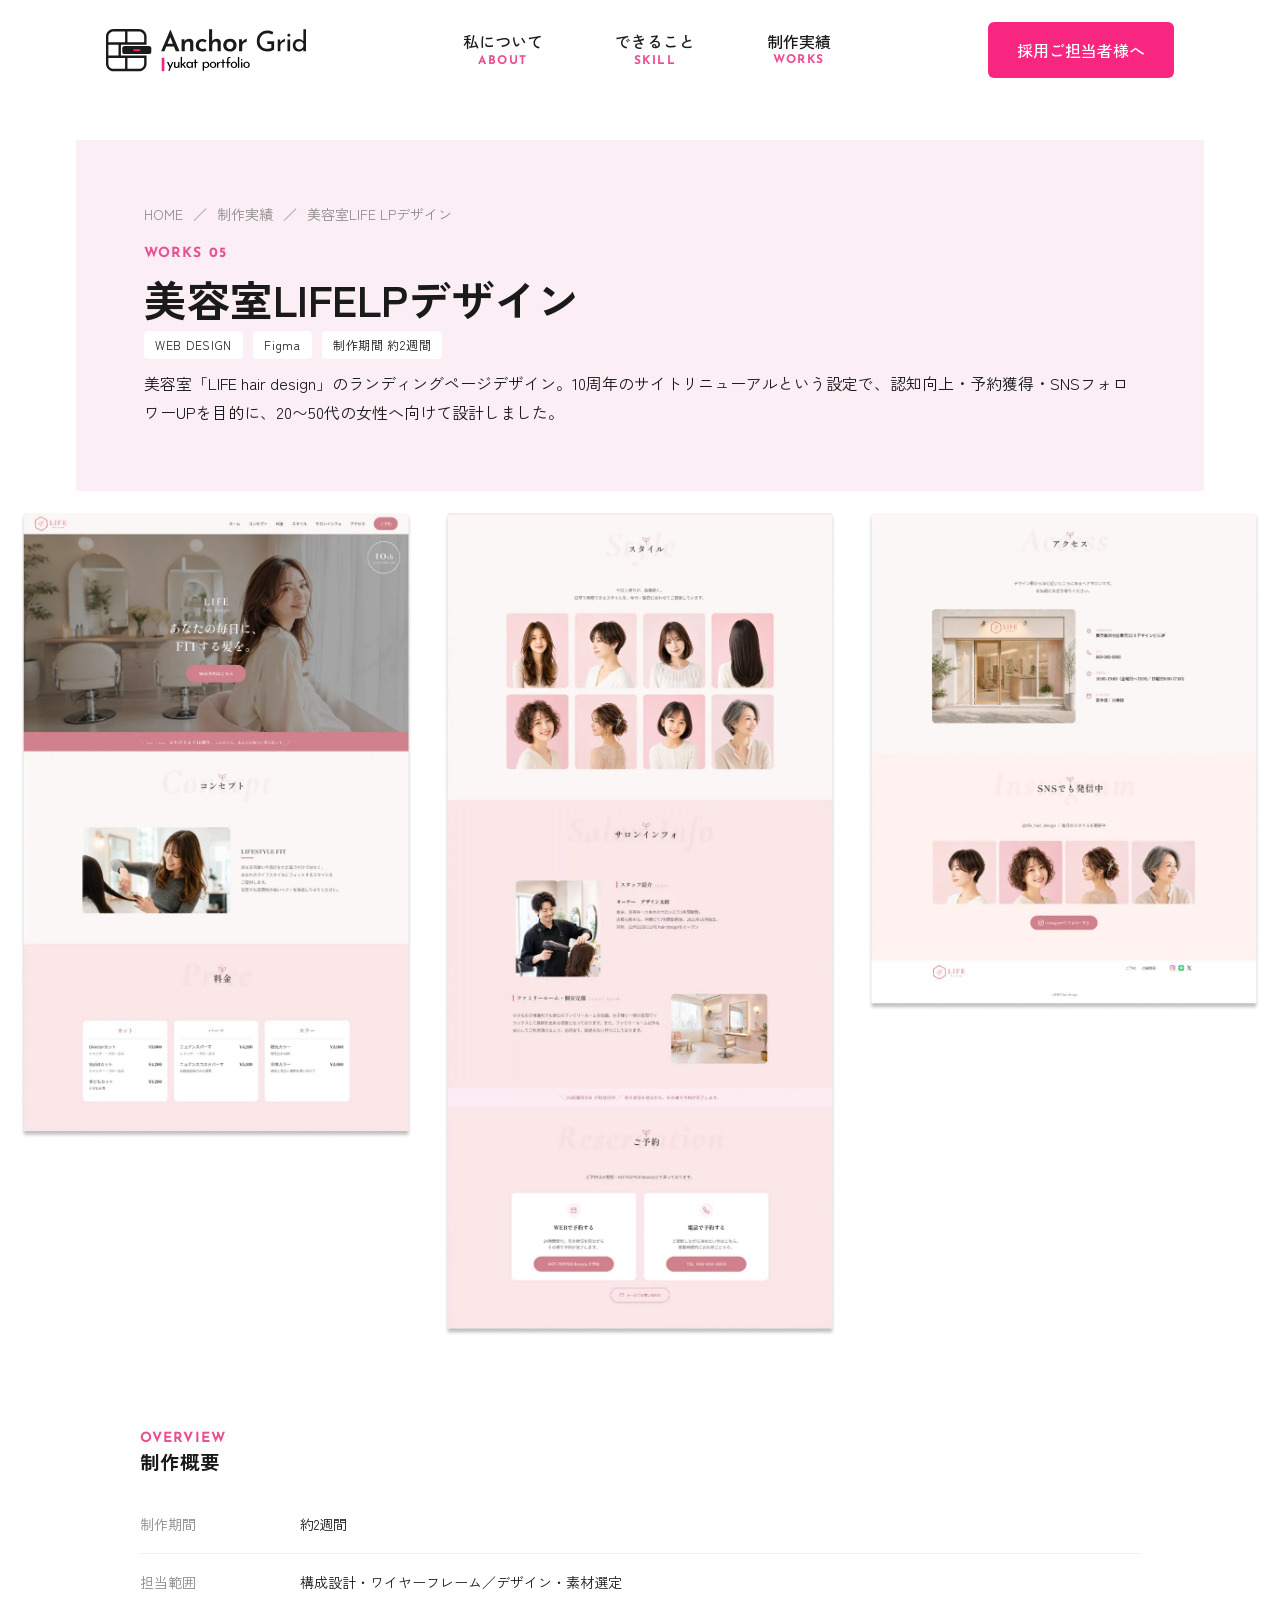
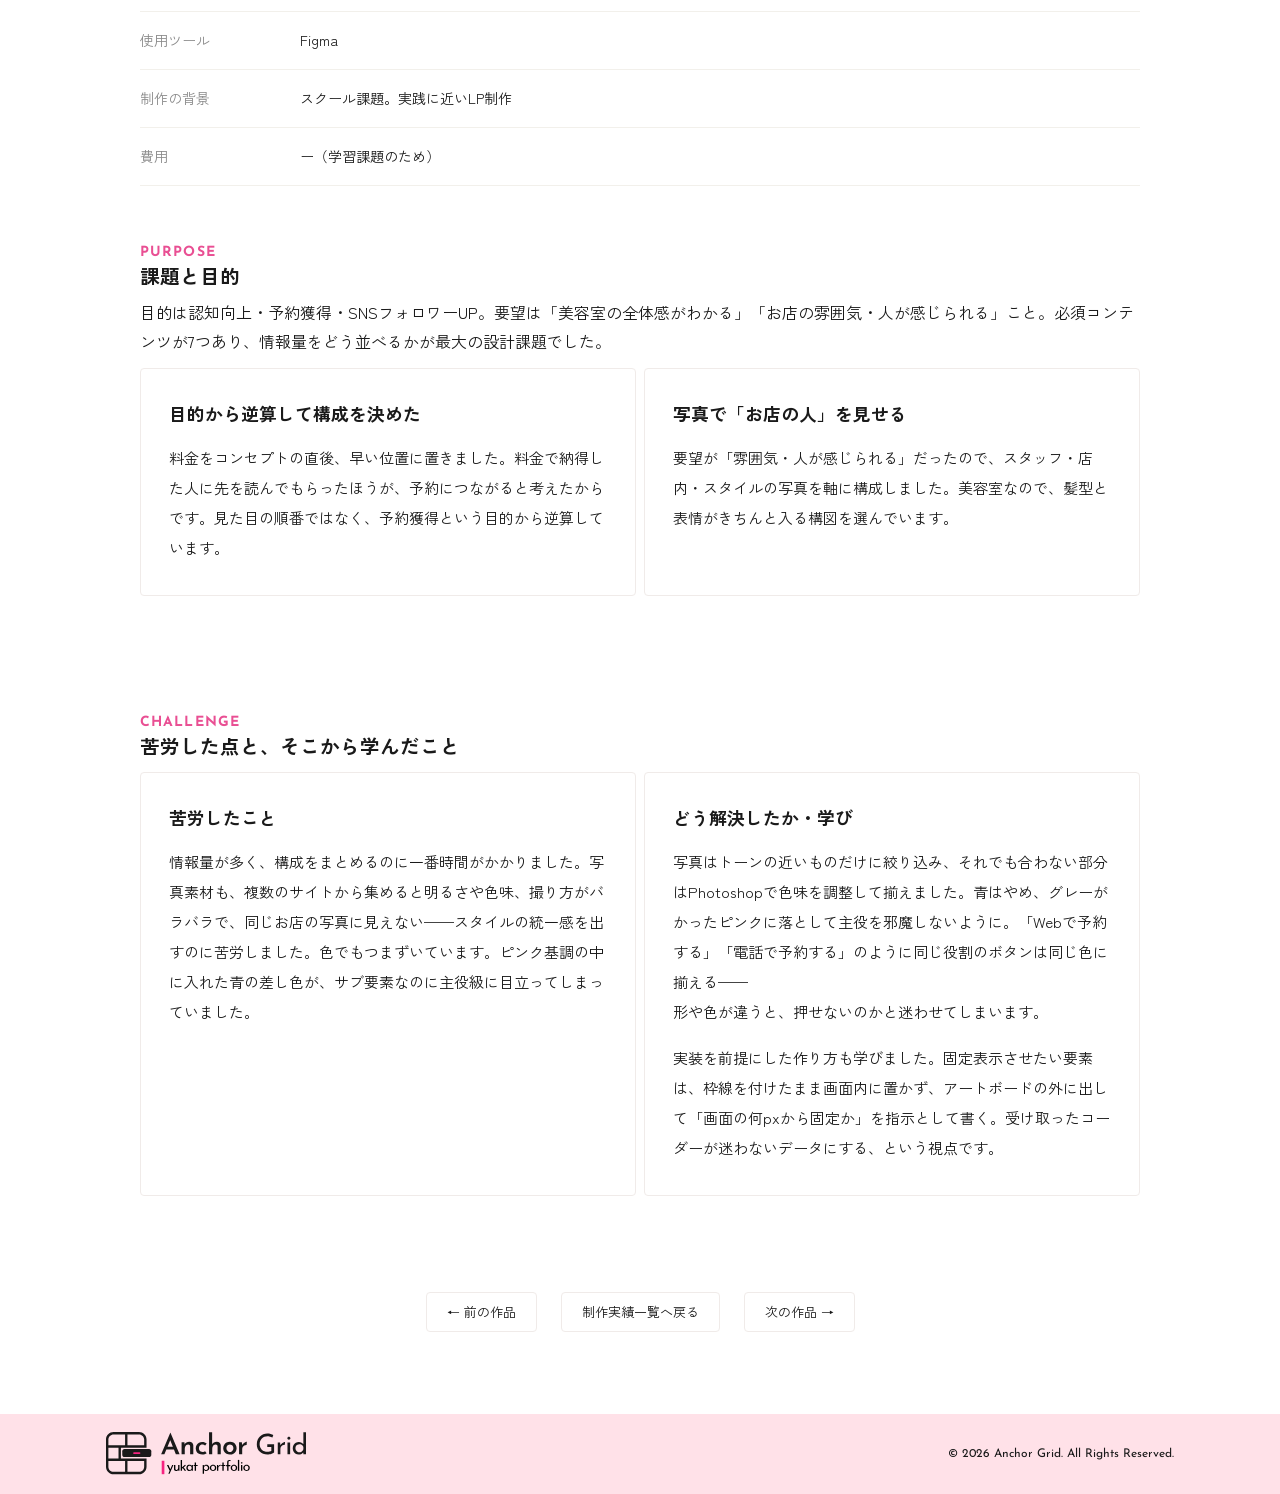
<file: work-05.html>
<!doctype html>
<html lang="ja">
  <head>
    <meta charset="UTF-8" />
    <meta name="viewport" content="width=device-width, initial-scale=1.0" />
    <title>美容室LIFE LPデザイン | Anchor Grid</title>
    <meta name="description" content="美容室のランディングページデザイン。10周年のサイトリニューアルという設定で、認知向上・予約獲得・SNSフォロワーUPを目的に、20〜50代の女性へ向けて設計しました。" />
    <meta name="robots" content="noindex" />
    <link rel="icon" type="image/png" sizes="192x192" href="./images/favicon.png" />

    <link rel="stylesheet" href="./css/reset.css" />
    <link rel="preconnect" href="https://fonts.googleapis.com" />
    <link rel="preconnect" href="https://fonts.gstatic.com" crossorigin />
    <link
      href="https://fonts.googleapis.com/css2?family=Josefin+Sans:wght@400;500;700&family=Zen+Kaku+Gothic+New:wght@400;500;700&display=swap"
      rel="stylesheet"
    />
    <link rel="stylesheet" href="./css/style.css" />
  </head>
  <body>
    <!-- ====================== ヘッダー ====================== -->
    <header class="header">
      <h1 class="logo">
        <a href="index.html">
          <img src="./images/icon-logo.svg" alt="Anchor Grid" />
        </a>
      </h1>
      <nav class="header-nav">
        <ul>
          <li>
            <a href="index.html#about">
              <span class="nav-ja">私について</span>
              <span class="nav-en">ABOUT</span>
            </a>
          </li>
          <li>
            <a href="index.html#skill">
              <span class="nav-ja">できること</span>
              <span class="nav-en">SKILL</span>
            </a>
          </li>
          <li>
            <a href="index.html#works">
              <span class="nav-ja">制作実績</span>
              <span class="nav-en">WORKS</span>
            </a>
          </li>
        </ul>
      </nav>
      <div class="hamburger"><span></span></div>

      <nav class="header-nav-sp">
        <ul>
          <li>
            <a href="index.html#about">
              <span class="nav-ja">私について</span>
              <span class="nav-en">ABOUT</span>
            </a>
          </li>
          <li>
            <a href="index.html#skill">
              <span class="nav-ja">できること</span>
              <span class="nav-en">SKILL</span>
            </a>
          </li>
          <li>
            <a href="index.html#works">
              <span class="nav-ja">制作実績</span>
              <span class="nav-en">WORKS</span>
            </a>
          </li>
          <li>
            <a href="index.html#contact">
              <span class="nav-ja">お問い合わせ</span>
              <span class="nav-en">CONTACT</span>
            </a>
          </li>
        </ul>
        <a href="contact.html" class="btn-cta">採用ご担当者様へ</a>
      </nav>

      <a href="contact.html" class="btn-cta">採用ご担当者様へ</a>
    </header>

    <!-- ====================== 作品詳細 ====================== -->
    <main class="detail">
      <div class="detail-inner">
        <!-- ---------- ピンクの見出しブロック ---------- -->
        <div class="detail-hero">
          <nav class="breadcrumb" aria-label="現在の階層">
            <a href="index.html">HOME</a>
            <span class="breadcrumb-sep">／</span>
            <a href="works.html">制作実績</a>
            <span class="breadcrumb-sep">／</span>
            <span aria-current="page">美容室LIFE LPデザイン</span>
          </nav>

          <p class="detail-label">WORKS 05</p>
          <h2 class="detail-title">
            美容室LIFE<br class="br-sp" />LPデザイン
          </h2>

          <ul class="detail-tags">
            <li>WEB DESIGN</li>
            <li>Figma</li>
            <li>制作期間 約2週間</li>
          </ul>

          <p class="detail-lead">
            美容室「LIFE hair design」のランディングページデザイン。10周年のサイトリニューアルという設定で、認知向上・予約獲得・SNSフォロワーUPを目的に、<br class="br-sp" />20〜50代の女性へ向けて設計しました。
          </p>
        </div>

        <!-- ---------- 作品画像 ---------- -->
        <figure class="detail-figure detail-figure-work05">
          <img src="./images/work-05-detail.webp" alt="美容室LIFE hair designのLPデザイン" />
        </figure>

        <!-- ---------- 制作概要 ---------- -->
        <section class="detail-block detail-block-overview">
          <p class="detail-section-label">OVERVIEW</p>
          <h3 class="detail-section-heading">制作概要</h3>

          <dl class="detail-table">
            <div class="detail-table-row">
              <dt>制作期間</dt>
              <dd>約2週間</dd>
            </div>
            <div class="detail-table-row">
              <dt>担当範囲</dt>
              <dd>構成設計・ワイヤーフレーム<br class="br-sp" />／デザイン・素材選定</dd>
            </div>
            <div class="detail-table-row">
              <dt>使用ツール</dt>
              <dd>Figma</dd>
            </div>
            <div class="detail-table-row">
              <dt>制作の背景</dt>
              <dd>スクール課題。実践に近いLP制作</dd>
            </div>
            <div class="detail-table-row">
              <dt>費用</dt>
              <dd>ー（学習課題のため）</dd>
            </div>
          </dl>
        </section>

        <!-- ---------- 課題と目的 ---------- -->
        <section class="detail-block detail-block-purpose">
          <p class="detail-section-label">PURPOSE</p>
          <h3 class="detail-section-heading">課題と目的</h3>

          <p class="detail-body">
            目的は認知向上・予約獲得・SNSフォロワーUP。要望は「美容室の全体感がわかる」「お店の雰囲気・人が感じられる」こと。必須コンテンツが7つあり、情報量をどう並べるかが最大の設計課題でした。
          </p>

          <div class="detail-cards">
            <div class="detail-card">
              <h4 class="detail-card-title">目的から逆算して<br class="br-sp" />構成を決めた</h4>
              <p class="detail-card-text">
                料金をコンセプトの直後、早い位置に置きました。料金で納得した人に先を読んでもらったほうが、予約につながると考えたからです。見た目の順番ではなく、予約獲得という目的から逆算しています。
              </p>
            </div>
            <div class="detail-card">
              <h4 class="detail-card-title">写真で「お店の人」を見せる</h4>
              <p class="detail-card-text">
                要望が「雰囲気・人が感じられる」だったので、スタッフ・店内・スタイルの写真を軸に構成しました。<br class="br-sp" />美容室なので、髪型と表情がきちんと入る構図を選んでいます。
              </p>
            </div>
          </div>
        </section>

        <!-- ---------- 苦労した点と学び ---------- -->
        <section class="detail-block detail-block-challenge">
          <p class="detail-section-label">CHALLENGE</p>
          <h3 class="detail-section-heading">
            苦労した点と、<br class="br-sp" />そこから学んだこと
          </h3>

          <div class="detail-cards">
            <div class="detail-card">
              <h4 class="detail-card-title">苦労したこと</h4>
              <p class="detail-card-text">
                情報量が多く、構成をまとめるのに一番時間がかかりました。写真素材も、複数のサイトから集めると明るさや色味、撮り方がバラバラで、同じお店の写真に見えない——スタイルの統一感を出すのに苦労しました。<br class="br-sp" />色でもつまずいています。ピンク基調の中に入れた青の差し色が、サブ要素なのに主役級に目立ってしまっていました。
              </p>
            </div>
            <div class="detail-card">
              <h4 class="detail-card-title">どう解決したか・学び</h4>
              <p class="detail-card-text">
                写真はトーンの近いものだけに絞り込み、それでも合わない部分はPhotoshopで色味を調整して揃えました。青はやめ、グレーがかったピンクに落として主役を邪魔しないように。「Webで予約する」「電話で予約する」のように同じ役割のボタンは同じ色に揃える——<br />形や色が違うと、押せないのかと迷わせてしまいます。
              </p>
              <p class="detail-card-text">
                実装を前提にした作り方も学びました。固定表示させたい要素は、枠線を付けたまま画面内に置かず、アートボードの外に出して「画面の何pxから固定か」を指示として書く。<br class="br-card" />受け取ったコーダーが迷わないデータにする、という視点です。
              </p>
            </div>
          </div>
        </section>

        <!-- ---------- 前後の作品へ ---------- -->
        <nav class="detail-pager" aria-label="作品の移動">
          <a href="work-04.html" class="detail-pager-prev">← 前の作品</a>
          <a href="works.html" class="detail-pager-index">制作実績一覧へ戻る</a>
          <a href="work-01.html" class="detail-pager-next">次の作品 →</a>
        </nav>
      </div>
    </main>

    <!-- ====================== フッター ====================== -->
    <footer class="footer">
      <div class="footer-inner">
        <a href="index.html">
          <img class="footer-logo" src="./images/icon-logo.svg" alt="Anchor Grid" />
        </a>
        <p class="copyright">© 2026 Anchor Grid. All Rights Reserved.</p>
      </div>
    </footer>

    <script src="https://ajax.googleapis.com/ajax/libs/jquery/3.7.1/jquery.min.js"></script>
    <script>
      $(function () {
        $(".hamburger").on("click", function () {
          $(".hamburger").toggleClass("open");
          $(".header-nav-sp").fadeToggle();
        });
        $(".header-nav-sp a, .logo a").on("click", function () {
          $(".hamburger").removeClass("open");
          $(".header-nav-sp").fadeOut();
        });
      });
    </script>
  </body>
</html>
</file>
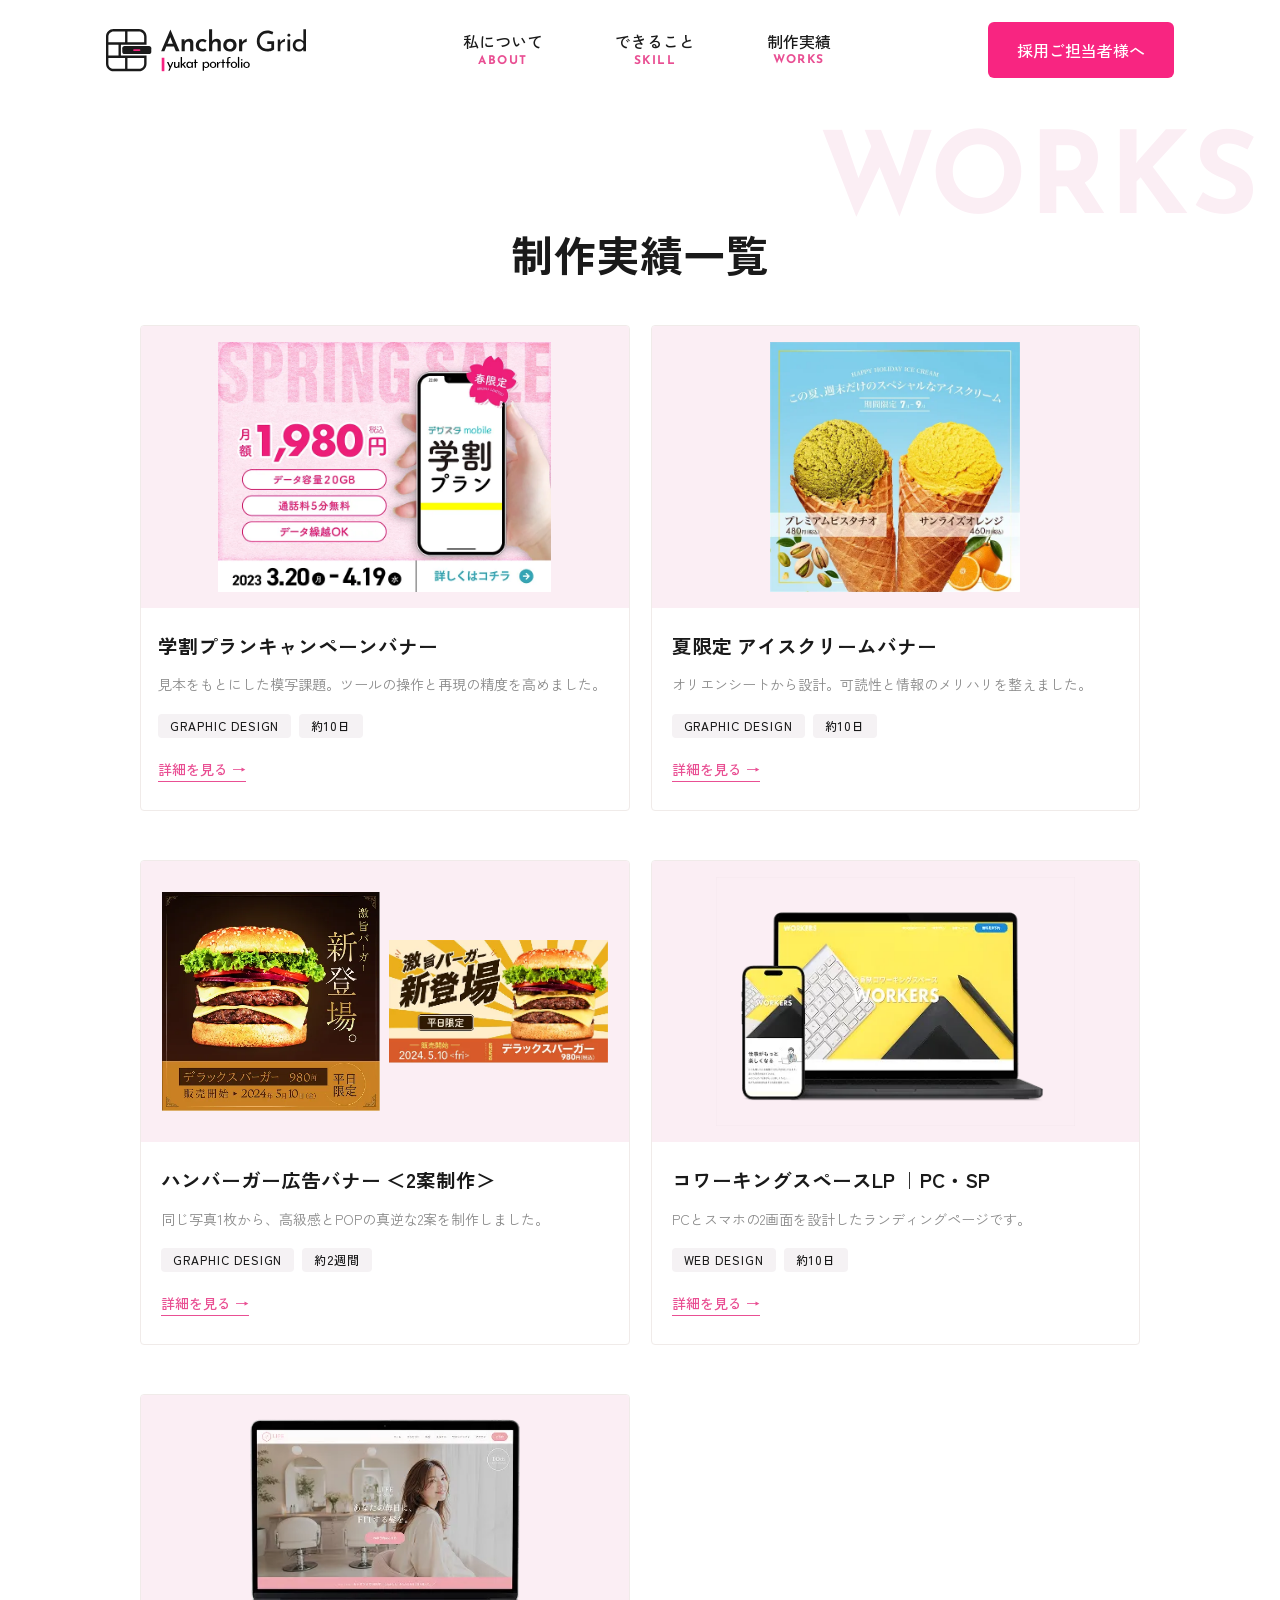
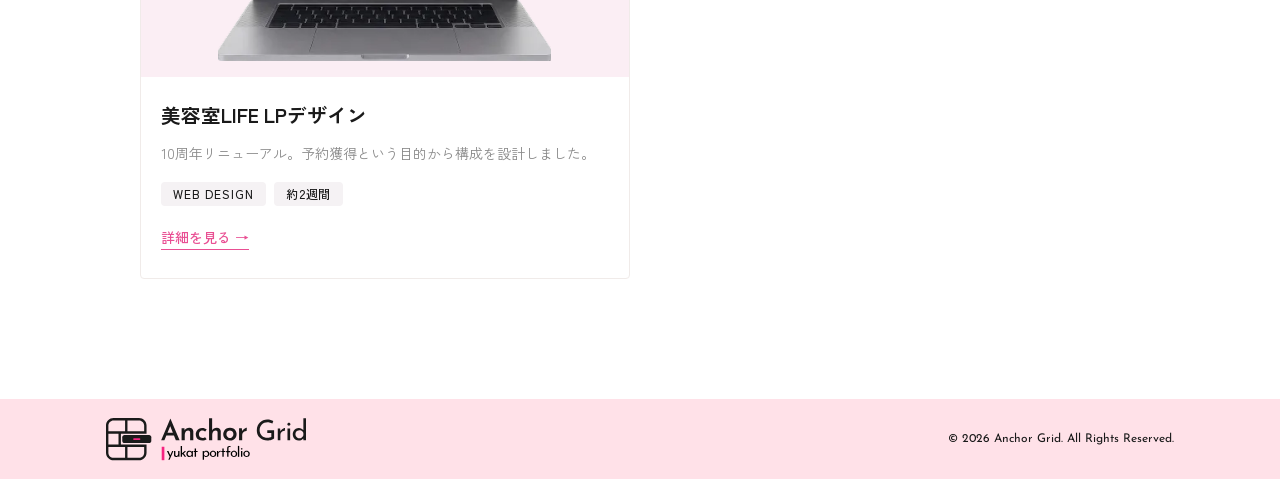
<file: works.html>
<!doctype html>
<html lang="ja">
  <head>
    <meta charset="UTF-8" />
    <meta name="viewport" content="width=device-width, initial-scale=1.0" />
    <title>制作実績一覧 | Anchor Grid</title>
    <meta name="description" content="バナー・LP・Webサイトの制作実績5点を掲載しています。それぞれ制作の目的、担当範囲、使用ツール、苦労した点と学んだことまでまとめました。" />
    <meta name="robots" content="noindex" />
    <link rel="icon" type="image/png" sizes="192x192" href="./images/favicon.png" />

    <link rel="stylesheet" href="./css/reset.css" />
    <link rel="preconnect" href="https://fonts.googleapis.com" />
    <link rel="preconnect" href="https://fonts.gstatic.com" crossorigin />
    <link
      href="https://fonts.googleapis.com/css2?family=Josefin+Sans:wght@400;500;700&family=Zen+Kaku+Gothic+New:wght@400;500;700&display=swap"
      rel="stylesheet"
    />
    <link rel="stylesheet" href="./css/style.css" />
  </head>
  <body>
    <!-- ====================== ヘッダー ====================== -->
    <header class="header">
      <h1 class="logo">
        <a href="index.html">
          <img src="./images/icon-logo.svg" alt="Anchor Grid" />
        </a>
      </h1>
      <nav class="header-nav">
        <ul>
          <li>
            <a href="index.html#about">
              <span class="nav-ja">私について</span>
              <span class="nav-en">ABOUT</span>
            </a>
          </li>
          <li>
            <a href="index.html#skill">
              <span class="nav-ja">できること</span>
              <span class="nav-en">SKILL</span>
            </a>
          </li>
          <li>
            <a href="index.html#works">
              <span class="nav-ja">制作実績</span>
              <span class="nav-en">WORKS</span>
            </a>
          </li>
        </ul>
      </nav>
      <div class="hamburger"><span></span></div>

      <nav class="header-nav-sp">
        <ul>
          <li>
            <a href="index.html#about">
              <span class="nav-ja">私について</span>
              <span class="nav-en">ABOUT</span>
            </a>
          </li>
          <li>
            <a href="index.html#skill">
              <span class="nav-ja">できること</span>
              <span class="nav-en">SKILL</span>
            </a>
          </li>
          <li>
            <a href="index.html#works">
              <span class="nav-ja">制作実績</span>
              <span class="nav-en">WORKS</span>
            </a>
          </li>
          <li>
            <a href="index.html#contact">
              <span class="nav-ja">お問い合わせ</span>
              <span class="nav-en">CONTACT</span>
            </a>
          </li>
        </ul>
        <a href="contact.html" class="btn-cta">採用ご担当者様へ</a>
      </nav>

      <a href="contact.html" class="btn-cta">採用ご担当者様へ</a>
    </header>

    <!-- ================= 制作実績一覧 ================= -->
    <section class="works-page">
      <p class="works-page-watermark">WORKS</p>
      <h2 class="works-page-heading">制作実績一覧</h2>

      <ul class="works-grid">
        <li class="works-item works-item-wide">
          <div class="works-item-figure">
            <img src="./images/work-01.webp" alt="学割プランキャンペーンバナー" />
          </div>
          <div class="works-item-body">
            <h3 class="works-item-title">学割プランキャンペーンバナー</h3>
            <p class="works-item-text">
              見本をもとにした模写課題。<br class="br-card" />ツールの操作と再現の精度を高めました。
            </p>
            <ul class="works-item-tags">
              <li>GRAPHIC DESIGN</li>
              <li>約10日</li>
            </ul>
            <a href="work-01.html" class="works-item-link">詳細を見る →</a>
          </div>
        </li>

        <li class="works-item">
          <div class="works-item-figure">
            <img src="./images/work-02.webp" alt="夏限定アイスクリームバナー" />
          </div>
          <div class="works-item-body">
            <h3 class="works-item-title">夏限定 アイスクリームバナー</h3>
            <p class="works-item-text">
              オリエンシートから設計。<br class="br-card" />可読性と情報のメリハリを整えました。
            </p>
            <ul class="works-item-tags">
              <li>GRAPHIC DESIGN</li>
              <li>約10日</li>
            </ul>
            <a href="work-02.html" class="works-item-link">詳細を見る →</a>
          </div>
        </li>

        <li class="works-item">
          <div class="works-item-figure works-item-figure-double">
            <img
              class="works-item-img-luxury"
              src="./images/work-03-luxury.webp"
              alt="ハンバーガー広告バナー 高級感の案"
            />
            <img
              class="works-item-img-pop"
              src="./images/work-03-pop.webp"
              alt="ハンバーガー広告バナー POPの案"
            />
          </div>
          <div class="works-item-body">
            <h3 class="works-item-title">ハンバーガー広告バナー <br class="br-sp" />＜2案制作＞</h3>
            <p class="works-item-text">
              同じ写真1枚から、高級感とPOPの真逆な2案を制作しました。
            </p>
            <ul class="works-item-tags">
              <li>GRAPHIC DESIGN</li>
              <li>約2週間</li>
            </ul>
            <a href="work-03.html" class="works-item-link">詳細を見る →</a>
          </div>
        </li>

        <li class="works-item">
          <div class="works-item-figure">
            <img src="./images/work-04.webp" alt="コワーキングスペースのLPデザイン" />
          </div>
          <div class="works-item-body">
            <h3 class="works-item-title">コワーキングスペースLP ｜PC・SP</h3>
            <p class="works-item-text">
              PCとスマホの2画面を設計したランディングページです。
            </p>
            <ul class="works-item-tags">
              <li>WEB DESIGN</li>
              <li>約10日</li>
            </ul>
            <a href="work-04.html" class="works-item-link">詳細を見る →</a>
          </div>
        </li>

        <li class="works-item">
          <div class="works-item-figure">
            <img src="./images/work-05.webp" alt="美容室LIFEのLPデザイン" />
          </div>
          <div class="works-item-body">
            <h3 class="works-item-title">美容室LIFE LPデザイン</h3>
            <p class="works-item-text">
              10周年リニューアル。<br class="br-card" />予約獲得という目的から構成を設計しました。
            </p>
            <ul class="works-item-tags">
              <li>WEB DESIGN</li>
              <li>約2週間</li>
            </ul>
            <a href="work-05.html" class="works-item-link">詳細を見る →</a>
          </div>
        </li>
      </ul>
    </section>

    <!-- ====================== フッター ====================== -->
    <footer class="footer">
      <div class="footer-inner">
        <a href="index.html">
          <img class="footer-logo" src="./images/icon-logo.svg" alt="Anchor Grid" />
        </a>
        <p class="copyright">© 2026 Anchor Grid. All Rights Reserved.</p>
      </div>
    </footer>

    <script src="https://ajax.googleapis.com/ajax/libs/jquery/3.7.1/jquery.min.js"></script>
    <script>
      $(function () {
        $(".hamburger").on("click", function () {
          $(".hamburger").toggleClass("open");
          $(".header-nav-sp").fadeToggle();
        });
        $(".header-nav-sp a, .logo a").on("click", function () {
          $(".hamburger").removeClass("open");
          $(".header-nav-sp").fadeOut();
        });
      });
    </script>
  </body>
</html>
</file>
<file: css/style.css>
@charset "utf-8";

/* ==========================================================
サイト全体で使いまわす値
数字を1か所にまとめておくと、変えたいときにここだけ直せばよくなる
========================================================== */
:root{
    /* 各セクションの黒い見出し（「制作実績の紹介」など）の文字サイズ。
       WORKSのアイコンの大きさも、この値を基準にしている */
    --section-heading-size: min(2.22vw, 32px);
}

*{
    box-sizing: border-box;
}
html{
    scroll-behavior: smooth;
}

/* ==========================================================
ローディング（トップページのみ）
ぐちゃぐちゃの引き出しが出る → カチカチと片付く → 引き出しが引っ込む
========================================================== */
.intro{
    position: fixed;
    inset: 0;
    z-index: 1000;
    display: flex;
    justify-content: center;
    align-items: center;
    background-color: #FBEEF4;
    transition: opacity 0.5s ease, visibility 0.5s ease;
}
/* 引き出しとロゴを重ねるための土台 */
.intro-stage{
    position: relative;
    width: min(400px, 62vw);
}
.intro-desk{
    display: block;
    width: 100%;
    height: auto;
}

/* 引き出し全体。最初から開いていて、片付け終わったら机の中へ引っ込む。
   中身がそろう1.13秒から0.2秒だけ間を置いて、0.09秒で一気に閉じる。
   linear ＝ 加速も減速もしない一定の速さ。途中で速さが変わらないぶん、
   まるごと一瞬で消えたように見える */
.intro-drawer{
    animation: intro-drawer-close 0.09s linear 1.33s forwards;
}
@keyframes intro-drawer-close{
    from{
        transform: translateY(0);
    }
    to{
        transform: translateY(-820px);
    }
}

/* 引き出しの中身。
   まずバラバラに散らかった状態で置いておき、出番が来たら
   下の @keyframes に書いた道順をたどって定位置まで移動する。
   最初から見えていてほしいので、透明度は一切いじらない。

   backwards ＝ 始まる前は最初のコマ（散らかった位置）を見せ、
   終わったあとはこの .intro-item 自身の指定に戻す。
   ここでは transform を何も書いていない＝ズレも傾きもゼロなので、
   アニメーションの終わり方に関係なく、必ずまっすぐ定位置に収まる */
.intro-item{
    transform-box: fill-box;
    transform-origin: center;
}

/* パーツごとの動き方。1つずつ別の道順を通って定位置に向かう。
   steps(1, end) ＝ 途中は一切なめらかにしない。下の地点でピタッと止まり、
   次の地点へカクッと飛ぶ。コマ送りアニメと同じ考え方。
   1コマを持つ長さ・コマ数・遠回りの仕方が1つずつ違うので、動きがそろわない */
.intro-sticky  { animation: intro-move-sticky 0.45s steps(1, end) 0.25s backwards; }
.intro-ruler   { animation: intro-move-ruler 0.71s steps(1, end) 0.27s backwards; }
.intro-pencil-1{ animation: intro-move-pencil-1 0.65s steps(1, end) 0.25s backwards; }
.intro-pencil-2{ animation: intro-move-pencil-2 0.78s steps(1, end) 0.3s backwards; }
.intro-pencil-3{ animation: intro-move-pencil-3 0.56s steps(1, end) 0.32s backwards; }
.intro-eraser  { animation: intro-move-eraser 0.67s steps(1, end) 0.25s backwards; }
.intro-clip-1  { animation: intro-move-clip-1 0.42s steps(1, end) 0.35s backwards; }
.intro-clip-2  { animation: intro-move-clip-2 0.83s steps(1, end) 0.3s backwards; }
.intro-clip-3  { animation: intro-move-clip-3 0.54s steps(1, end) 0.38s backwards; }

@keyframes intro-move-sticky{
    0%{ transform: translate(-85px, -144px) rotate(-13deg); }
    45.6%{ transform: translate(-180px, -54px) rotate(-34deg); }
    80.8%{ transform: translate(-85px, 11px) rotate(-15deg); }
    99%{ transform: translate(0px, 0px) rotate(0deg); }
    100%{ transform: translate(0px, 0px) rotate(0deg); }
}

@keyframes intro-move-ruler{
    0%{ transform: translate(-288px, -40px) rotate(-52deg); }
    23.9%{ transform: translate(-428px, -60px) rotate(-115deg); }
    45.6%{ transform: translate(-498px, 0px) rotate(-178deg); }
    64.6%{ transform: translate(-388px, 130px) rotate(-241deg); }
    80.8%{ transform: translate(-188px, 159px) rotate(-300deg); }
    93.2%{ transform: translate(-48px, 56px) rotate(-345deg); }
    99%{ transform: translate(0px, 0px) rotate(-360deg); }
    100%{ transform: translate(0px, 0px) rotate(-360deg); }
}

@keyframes intro-move-pencil-1{
    0%{ transform: translate(284px, -44px) rotate(62deg); }
    28.4%{ transform: translate(48px, -57px) rotate(20deg); }
    53.5%{ transform: translate(14px, -39px) rotate(11deg); }
    74.7%{ transform: translate(7px, -22px) rotate(6deg); }
    91.1%{ transform: translate(3px, -11px) rotate(3deg); }
    99%{ transform: translate(0px, 0px) rotate(0deg); }
    100%{ transform: translate(0px, 0px) rotate(0deg); }
}

@keyframes intro-move-pencil-2{
    0%{ transform: translate(286px, 36px) rotate(112deg); }
    18.2%{ transform: translate(256px, 6px) rotate(100deg); }
    35%{ transform: translate(216px, 18px) rotate(88deg); }
    50.6%{ transform: translate(176px, -4px) rotate(74deg); }
    64.6%{ transform: translate(136px, 16px) rotate(58deg); }
    77%{ transform: translate(96px, 6px) rotate(42deg); }
    87.5%{ transform: translate(56px, 12px) rotate(28deg); }
    95.6%{ transform: translate(26px, 4px) rotate(14deg); }
    99%{ transform: translate(0px, 0px) rotate(0deg); }
    100%{ transform: translate(0px, 0px) rotate(0deg); }
}

@keyframes intro-move-pencil-3{
    0%{ transform: translate(192px, 6px) rotate(34deg); }
    35%{ transform: translate(272px, -54px) rotate(52deg); }
    64.6%{ transform: translate(132px, 21px) rotate(25deg); }
    87.5%{ transform: translate(-53px, -16px) rotate(-14deg); }
    99%{ transform: translate(0px, 0px) rotate(0deg); }
    100%{ transform: translate(0px, 0px) rotate(0deg); }
}

@keyframes intro-move-eraser{
    0%{ transform: translate(122px, 114px) rotate(21deg); }
    23.9%{ transform: translate(188px, 194px) rotate(-40deg); }
    45.6%{ transform: translate(122px, 264px) rotate(-110deg); }
    64.6%{ transform: translate(38px, 194px) rotate(-180deg); }
    80.8%{ transform: translate(-22px, 94px) rotate(-250deg); }
    93.2%{ transform: translate(-28px, 34px) rotate(-320deg); }
    99%{ transform: translate(0px, 0px) rotate(-360deg); }
    100%{ transform: translate(0px, 0px) rotate(-360deg); }
}

@keyframes intro-move-clip-1{
    0%{ transform: translate(-168px, 254px) rotate(-41deg); }
    45.6%{ transform: translate(122px, 94px) rotate(-200deg); }
    80.8%{ transform: translate(-18px, 34px) rotate(-330deg); }
    99%{ transform: translate(0px, 0px) rotate(-360deg); }
    100%{ transform: translate(0px, 0px) rotate(-360deg); }
}

@keyframes intro-move-clip-2{
    0%{ transform: translate(-51px, 274px) rotate(86deg); }
    16.2%{ transform: translate(-46px, 246px) rotate(78deg); }
    31.4%{ transform: translate(-35px, 210px) rotate(69deg); }
    45.6%{ transform: translate(-28px, 184px) rotate(60deg); }
    58.6%{ transform: translate(-21px, 155px) rotate(50deg); }
    70.4%{ transform: translate(-14px, 115px) rotate(39deg); }
    80.8%{ transform: translate(-8px, 74px) rotate(28deg); }
    89.5%{ transform: translate(-4px, 45px) rotate(18deg); }
    96.3%{ transform: translate(-2px, 20px) rotate(9deg); }
    99%{ transform: translate(0px, 0px) rotate(0deg); }
    100%{ transform: translate(0px, 0px) rotate(0deg); }
}

@keyframes intro-move-clip-3{
    0%{ transform: translate(-264px, 84px) rotate(128deg); }
    28.4%{ transform: translate(-124px, 146px) rotate(100deg); }
    53.5%{ transform: translate(-224px, 56px) rotate(70deg); }
    74.7%{ transform: translate(-62px, 94px) rotate(40deg); }
    91.1%{ transform: translate(-86px, 16px) rotate(18deg); }
    99%{ transform: translate(0px, 0px) rotate(0deg); }
    100%{ transform: translate(0px, 0px) rotate(0deg); }
}

/* ロゴ。引き出しが一気に閉まる、その瞬間（1.33秒）から出す。
   引き出しが消えるのと入れ替わりに、ゆっくりふわっと浮かび上がる */
.intro-logo{
    position: absolute;
    /* 机のピンクの縁は、この枠の上から8.2%の位置で終わる。
       そのすぐ下に置きたいので13.5%から始める */
    top: 13.5%;
    left: 50%;
    width: 60%;
    transform: translate(-50%, 0);
    opacity: 0;
    animation: intro-logo-in 0.65s ease 1.33s forwards;
}
/* うっすら見えるところから始めて、じわっと濃くなる。
   0からいきなり出すより、先に気配だけ現れるほうがやわらかい */
@keyframes intro-logo-in{
    0%{
        opacity: 0.12;
        transform: translate(-50%, 8px);
    }
    45%{
        opacity: 0.35;
    }
    100%{
        opacity: 1;
        transform: translate(-50%, 0);
    }
}
/* 読み込み完了後。背景ごと消える */
.intro.is-hidden{
    opacity: 0;
    visibility: hidden;
}
/* 動きを減らす設定にしている人には、動かさずに片付いた状態で見せる */
@media (prefers-reduced-motion: reduce){
    .intro-drawer{
        animation: none;
    }
    .intro-item{
        transform: none;
        animation: none;
    }
    .intro-logo{
        opacity: 1;
        animation: none;
    }
}

/* ==========================================================
ヘッダー
============================================================= */
.logo{
    width: 200px;
}
.header{
    position: sticky;
    top: 0;
    z-index: 100;
    height: 100px;
    background-color: rgba(255, 255, 255, 0.2);
    backdrop-filter: blur(12px);
    -webkit-backdrop-filter: blur(12px);
    display: flex;
    justify-content: space-between;
    align-items: center;
    padding: 0 8.3%;
}
.header-nav ul{
    display: flex;
    gap: 72px;
}
.nav-ja{
    display: block;
    font-size: 16px;
    font-weight: 500;
    line-height: 1;
}
.nav-en{
    display: block;
    margin-top: 8%;
    font-family: "Josefin Sans", sans-serif;
    font-size: 12px;
    font-weight: 700;
    letter-spacing: 0.12em;
    line-height: 1;
    color: #e94f93;
}
.header-nav a{
    text-align: center;
}
.btn-cta{
    display: flex;
    justify-content: center;
    align-items: center;
    width: 186px;
    height: 56px;
    border-radius: 6px;
    background-color: #f82581;
    color: #ffffff;
    font-size: 16px;
    font-weight: 500;
}

/* ========================================================
ヒーロー
=========================================================== */
.hero{
    aspect-ratio: 1440 / 900;
    height: auto;
    padding-top: 100px;
    position: relative;
    max-width: 1440px;
    margin: 0 auto;
}
.hero-catch{
    font-size: min(3.89vw,56px);
    font-weight: 500;
    line-height: 1.2;
    margin-top: 5.6%;
}
.hero-catch strong{
    font-size: min(5vw,72px);
    font-weight: 500;
}
.hero-lead{
    position: relative;
    z-index: 1;
    writing-mode: vertical-rl;
    font-size: 14px;
    line-height: 2.5;
    letter-spacing: 0.15em;
    margin-left: 58.3%;
    margin-top: -1%;
}
.hero-illust{
    position: absolute;
    top: 37.8%;
    left: 29.2%;
    width: 63.5%;
}
.hero picture{
    display: contents;
}
.hero-grid-left{
    position: absolute;
    top: 0;
    left: 0;
    width: 24.3%;
}
.hero-grid-right{
    position: absolute;
    bottom: 10%;
    right: 0;
    width: 34%;
}
/* スクロールの案内。
   以前は文字と矢印を別々に % で置いていたため、画面を縮めると
   2つの間隔だけが詰まって、文字が線に重なっていた。
   1つの箱にまとめて箱ごと配置し、中の間隔は px で固定する */
.hero-scroll{
    position: absolute;
    top: 58.9%;
    left: 5%;
    width: 16px;
}
.hero-scroll-arrow{
    display: block;
    width: 100%;
}
/* 縦線は矢印の画像の中の、左から7〜8.5pxの位置にある。
   その右に6px空けて文字を置く。基準が画像なので、画面幅が変わってもずれない */
.hero-scroll-text{
    position: absolute;
    top: 10px;
    left: 15px;
    writing-mode: vertical-rl;
    font-family: "Josefin Sans", sans-serif;
    font-size: 12px;
    letter-spacing: 0.12em;
    color: #e94f93;
}
/* ===============================================================
共通パーツ
================================================================== */
.section-label{
    font-family: "Josefin Sans", sans-serif;
    font-size: clamp(11px, 0.97vw, 14px);
    font-weight: 700;
    color: #e94f93;
    text-align: center;
}
.section-heading{
    font-size: var(--section-heading-size);
    font-weight: 500;
    text-align: center;
    margin-top: 8px;
}
.content-width{
    width: 69.4%;
    max-width: 1000px;
    margin: 0 auto;
    padding: 0 20px;
}

/* ==========================================================
私について（ABOUT）
============================================================= */
.about-text{
    width: 76.8%;
    font-size: 16px;
    line-height: 2.56;
    text-align: center;
    margin: 64px auto 0;
}
.view-more{
    display: inline-block;
    position: relative;
    margin-top: 100px;
    font-family: "Josefin Sans", sans-serif;
    font-size: 14px;
    letter-spacing: 0.04em;
    padding-bottom: 6px;
    color: #FD1774;
}
.view-more::after{
    content: "";
    position: absolute;
    left: 0;
    bottom: 0;
    width: 100%;
    height: 1px;
    background-color: #FD1774;
    transform-origin: left;
}
.view-more:hover::after{
    animation: draw-line 0.4s ease-out;    
}
@keyframes draw-line{
    0% { transform: scaleX(0);}
    100% { transform: scaleX(1);}
}
.about{
    text-align: center;
    position: relative;
    max-width: 1440px;
    margin: 0 auto;
    padding-top: 64px;
}
.about .content-width{
    position: relative;
    z-index: 1;
}
.about-illust{
    position: absolute;
    top: auto;
    bottom: -15.6%;
    left: 55.6%;
    width: 23.6%;
}
.tag{
    position: absolute;
    height: 26px;
    line-height: 26px;
    padding: 0 16px;
    background-color: #FFF9FA;
    font-size: 13px;
    border-radius: 4px;
    white-space: nowrap;
}
.tag-1{
    top: 22.1%;
    left: 13.7%;
    animation: float-a 1s ease-in-out infinite;
}
.tag-2{
    top: 42.8%;
    left: 10.1%;
    animation: float-b 2s ease-in-out infinite;
}
.tag-3{
    top: 67.1%;
    left: 10.4%;
    animation: float-c 3s ease-in-out infinite;
}
.tag-4{
    top: 92.9%;
    left: 15.9%;
    animation: float-d 2s ease-in-out infinite;
}
.tag-5{
    top: 21.5%;
    right: 12%;
    animation: float-e 3s ease-in-out infinite;
}
.tag-6{
    top: 43.4%;
    right: 12.5%;
    animation: float-f 2s ease-in-out infinite;
}
.tag-7{
    top: 65.1%;
    right: 10%;
    animation: float-g 1s ease-in-out infinite;
}
.tag-8{
    top: 89.4%;
    right: 11.5%;
    animation: float-h 3s ease-in-out infinite;
}
@keyframes float-a{
    0%, 100% { transform: translateY(0)     rotate(-4deg); }
    50%      { transform: translateY(-4px) rotate(-4deg); }
}
@keyframes float-b{
    0%, 100% { transform: translateY(0)     rotate(2deg); }
    50%      { transform: translateY(-8px) rotate(2deg); }
}
@keyframes float-c{
    0%, 100% { transform: translateY(0)     rotate(-5deg); }
    50%      { transform: translateY(-12px) rotate(-5deg); }
}
@keyframes float-d{
    0%, 100% { transform: translateY(0)     rotate(4deg); }
    50%      { transform: translateY(-8px) rotate(4deg); }
}
@keyframes float-e{
    0%, 100% { transform: translateY(0)     rotate(-6deg); }
    50%      { transform: translateY(-12px) rotate(-6deg); }
}
@keyframes float-f{
    0%, 100% { transform: translateY(0)     rotate(8deg); }
    50%      { transform: translateY(-10px) rotate(8deg); }
}
@keyframes float-g{
    0%, 100% { transform: translateY(0)     rotate(-7deg); }
    50%      { transform: translateY(-4px) rotate(-7deg); }
}
@keyframes float-h{
    0%, 100% { transform: translateY(0)     rotate(10deg); }
    50%      { transform: translateY(-4px) rotate(10deg); }
}
/* =================================================
できること（SKILL）
==================================================== */
.skill{
    max-width: 1440px;
    margin: 160px auto 0;
    text-align: center;
}
.skill-inner{
    max-width: 1200px;
    margin: 0 auto;
    padding: 46px 0;
    background-color: #FBEEF4;
    border-radius: 8px;
}
.skill-list{
    display: flex;
    gap: 24px;
    max-width: 1000px;
    margin: 0 auto;
    margin-top: 64px;
}
.skill-card{
    width: 23.2%;
    background-color: #ffffff;
    border-left: 8px solid #F4C0CD;
    border-radius: 6px;
    box-shadow: 1px 1px 4px rgba(0, 0, 0, 0.1);
    padding: 23px 23px 0;
    text-align: left;
}
.skill-name{
    font-size: 17px;
    line-height: 1.45;
    font-family: "Josefin Sans",sans-serif;
    font-weight: 700;
    padding-bottom: 8px;
    border-bottom: 1px solid #E6E2D8;
    margin-bottom: 8px;
}
.skill-text{
    font-size: 13px;
    font-weight: 500;
    line-height: 1.6;
    padding-bottom: 32px;
    letter-spacing: 0.04em;
}
.skill-illust{
    width: 34.2%;
}

/* ===============================================
制作実績　(works)
================================================== */
.works{
    position: relative;
    margin: 100px 0 0;
    padding-top: 60px;
    text-align: center;
    background-image: repeating-linear-gradient(
        to bottom,
        #FFE1FC 0px,
        #FFE1FC 1px,
        transparent 1px,
        transparent 113px
    );
    padding-bottom: 180px;
}

.works-inner{
    max-width: 1440px;
    margin: 0 auto;    
}
.works-head{
    position: relative;
}
.works-icon{
    position: absolute;
    top: 0;
    margin-top: -2.08%;
    left: 31.8%;
    width: 8.8%;
}
.work-card{
    display: flex;
    max-width: 760px;
    aspect-ratio: 760 / 360;
    height: auto;
    margin: 64px auto 0;
    border: min(0.56vw, 8px) solid #EDD9DF;
    text-align: left;
    background-color: #ffffff;
    transform: scale(0.75);
    opacity: 0.7;
    transition: 0.3s;
    will-change: transform;
}
.slick-initialized .work-card{
    display: flex;
}
/* カード全体をリンクにする。中の2つを横並びに保つ */
.work-card-link{
    display: flex;
    width: 100%;
    color: inherit;
}
.work-info{
    width: 34%;
}
.work-image-area{
    width: 66%;
    background-color: #F4C0CD;
    display: flex;
    justify-content: center;
    align-items: center;
    padding: min(1.39vw, 20px);
    border-left: 1px solid #E6E2D8;

}
.work-image{
    width: 70%;
}
.work-num{
    display: inline-block;
    font-family: "Josefin Sans", sans-serif;
    font-size: min(1.11vw, 16px);
    background-color: #F4C0CD;
    padding: min(0.56vw, 8px) min(2.99vw, 43px) min(0.56vw, 8px) min(0.83vw, 12px);
    border-radius: 0px min(0.28vw, 4px) min(0.28vw, 4px) 0px;
    margin-top: min(4.86vw, 70px);
}
.work-category{
    font-size: min(0.83vw, 12px);
    font-weight: 500;
    color: #E94F93;
    margin-top: min(1.53vw, 22px);
    margin-left: min(0.69vw, 10px);
}
.work-title{
    font-family: "Zen Kaku Gothic New", sans-serif;
    font-size: min(1.53vw, 22px);
    font-weight: 700;
    line-height: 1.3;
    margin-top: min(0.83vw, 12px);
    margin-left: min(0.69vw, 10px);
}
.work-tool{
    display: inline-block;
    font-size: min(0.83vw, 12px);
    background-color: #F5F2F4;
    margin-top: min(0.97vw, 14px);
    margin-left: min(0.69vw, 10px);
    border-radius: 4px;
    color: #9E9E9E;
    padding: 2px 4px;
    width: 100%;
    max-width: min(9.72vw, 140px);
    text-align: center;
}
.work-image-double{
    align-items: center;
}
.work-image-inner{
    display: flex;
    align-items: flex-end;
    gap: 2%;
}
.work-image-luxury{
    width: 43%;
}
.work-image-pop{
    width: 54%;
}
.work-title-03{
    letter-spacing: -0.06em;
}
.work-title-04{
    letter-spacing: -0.06em;
}
.work-image-04{
    width: 93%;
}
.work-image-05{
    width: 80%;
}
.work-image-01{
    width: 85%;
}
.work-title-05{
    letter-spacing: 0.05em;
}
.slick-center,
.is-center{
    transform: scale(1);
    opacity: 1;
}
.slick-prev,
.slick-next{
    top: auto;
    bottom: -88px;
    transform: none;
    width: 48px;
    height: 48px;
    border: 1px solid #1A1A1A;
    border-radius: 50%;
}
.slick-prev{
    left: auto;
    right: 50%;
    margin-right: 12px;
}
.slick-next{
    left: 50%;
    right: auto;
    margin-left: 12px;
}
.slick-prev:before,
.slick-next:before{
    color: #1A1A1A;
    opacity: 1;
    font-family: "Josefin Sans", sans-serif;
    font-size: 28px;
}
.slick-prev:before{
    content: "‹";
}
.slick-next:before{
    content: "›";
}
.works-more{
    display: inline-block;
    position: relative;
    margin-top: 120px;
    font-family: "Zen Kaku Gothic New", sans-serif;
    font-size: 16px;
    font-weight: 400;
    letter-spacing: 0.04em;
    padding-bottom: 8px;
}
.works-more::after{
    content: "";
    position: absolute;
    left: 0;
    bottom: 0;
    width: 100%;
    height: 1px;
    background-color: #1A1A1A;
    transform-origin: left;
}
.works-more:hover::after{
    animation: draw-line 0.4s ease-out;
}
/* ==========================================================
お問い合わせ
============================================================= */
.contact{
    position: relative;
    overflow: hidden;
    max-width: 1440px;
    margin: 0 auto;
    padding-top: 64px;
    padding-bottom: 177px;
    text-align: center;
}
.contact-text{
    margin-top: 36px;
    font-size: 16px;
    line-height: 2;
}
.contact-btn{
    margin: 68px auto 0;
}
.contact-deco{
    position: absolute;
    top: 60px;
    left: 0px;
    width: 17.4%;
}
.contact-illust{
    position: absolute;
    top: 200px;
    right: 19.6%;
    width: 22.2%;
    aspect-ratio: 1;
    object-fit: contain;
}
/* ==========================================================
フッター
============================================================= */
.footer{
    background-color: #FFE1E8;
}
.footer-inner{
    display: flex;
    justify-content: space-between;
    align-items: center;
    max-width: 1440px;
    height: 80px;
    margin: 0 auto;
    padding: 0 8.3%; 
}
.footer-logo{
    width: 200px;
}
.copyright{
    font-family: "Josefin Sans", sans-serif;
    font-size: 12px;
}
/* ==========================================================
ホバー（ヘッダー）
============================================================= */

/* ロゴ */
.logo a{
    display: block;
    transition: 0.3s;
}
.logo a:hover{
    opacity: 0.4;
}

/* ナビ3つ */
.header-nav a{
    transition: 0.3s;
}
.header-nav a:hover{
    opacity: 0.4;
}

/* 色の入れ替え用 */
.nav-ja,
.nav-en{
    transition: 0.3s;
}
.header-nav a:hover .nav-ja{
    color: #e94f93;
}
.header-nav a:hover .nav-en{
    color: #1a1a1a;
}

/* CTAボタン */
.btn-cta{
    transition: 0.3s;
}
.btn-cta:hover{
    background-color: #F891BE;
}
/* ==========================================================
ホバー（制作実績）
============================================================= */

/* カード（中央のみ） */
.slick-center:hover,
.is-center:hover{
    border-color: #F82581;
}

/* 矢印ボタン */
.slick-prev,
.slick-next{
    transition: 0.3s;
}
.slick-prev:hover,
.slick-next:hover{
    opacity: 0.4;
}
/* カーソルを指マークに */
.slick-center,
.is-center{
    cursor: pointer;
}

/* 画像がゆっくり拡大 */
.work-image-area{
    overflow: hidden;
}
.work-image{
    transition: 0.4s;
}
.slick-center:hover .work-image,
.is-center:hover .work-image{
    transform: scale(1.08);
}
.work-info{
    transition: 0.3s;
}
.slick-center:hover .work-info,
.is-center:hover .work-info{
    background-color: #FBEEF4;
}
/* ==========================================================
ホバー（フッター）
============================================================= */
.footer-inner a{
    transition: 0.3s;
}
.footer-inner a:hover{
    opacity: 0.4;
}
#about,
#skill,
#works,
#contact{
    scroll-margin-top: 120px;
}
/* ==========================================================
ハンバーガーメニュー
============================================================= */
.hamburger{
    display: none;
    position: relative;
    width: 32px;
    height: 22px;
    cursor: pointer;
    z-index: 200;
}
.hamburger span,
.hamburger::before,
.hamburger::after{
    content: "";
    position: absolute;
    left: 0;
    width: 100%;
    height: 2px;
    background-color: #1A1A1A;
    transition: 0.3s;
}
.hamburger::before{ top: 0; }
.hamburger span{ top: 10px; }
.hamburger::after{ bottom: 0; }

.hamburger.open span{ background-color: transparent; }
.hamburger.open::before{ top: 10px; transform: rotate(45deg); }
.hamburger.open::after{ bottom: 10px; transform: rotate(-45deg); }

.header-nav-sp{
    display: none;
    position: fixed;
    top: 100px;
    left: 0;
    width: 100%;
    height: calc(100vh - 100px);
    background-color: #ffffff;
    z-index: 150;
    padding-top: 60px;
    text-align: center;
}
.header-nav-sp ul{
    display: flex;
    flex-direction: column;
    gap: 40px;
}
.header-nav-sp .nav-ja{
    font-size: 20px;
}
.header-nav-sp .nav-en{
    font-size: 14px;
    color: #1a1a1a;
    margin-top: 6px;
}
.header-nav-sp .btn-cta{
    margin: 60px auto 0;
}
/* ==========================================================
Aboutページ
============================================================= */
.br-sp,
.br-md,
.br-card,
.br-contact{
    display: none;
}
/* パソコンだけ改行する（スマホでは自然に折り返す） */
.br-pc{
    display: inline;
}
.about-hero{
    position: relative;
    overflow: hidden;
    display: flex;
    align-items: flex-start;
    gap: 1.81%;
    max-width: 1440px;
    margin: 0 auto;
    padding-bottom: 110px;
}
.about-hero-figure{
    width: 45.8%;
    margin-top: 60px;
    flex-shrink: 0;
}
.about-hero-figure picture{
    display: contents;
}
.about-hero-figure img{
    width: 100%;
    display: block;
}
.about-hero-body{
    padding-top: 165px;
    padding-right: 40px;
}
.about-watermark{
    position: absolute;
    top: 72px;
    right: 20px;
    width: 700px;
    text-align: right;
    font-family: "Josefin Sans", sans-serif;
    font-size: min(8.89vw, 128px);
    line-height: 1.25;
    font-weight: 700;
    color: #FBEEF4;
    letter-spacing: 0.02em;
}
.about-hero-heading{
    position: relative;
    z-index: 1;
    font-family: "Zen Kaku Gothic New", sans-serif;
    font-size: min(2.64vw, 38px);
    line-height: 1.25;
    font-weight: 700;
    color: #1A1A1A;
}
.about-lead{
    position: relative;
    z-index: 1;
    font-size: min(1.39vw, 20px);
    line-height: 1.45;
    font-weight: 500;
    color: #E94F93;
    margin-top: 24px;
}
.about-hero-text{
    position: relative;
    z-index: 1;
    max-width: 580px;
    font-size: 16px;
    line-height: 1.8;
    color: #1A1A1A;
    margin-top: 32px;
}
.about-hero-text + .about-hero-text{
    margin-top: 28px;
}

/* ---------- 01 / 02 / 03 の共通ブロック ---------- */
.story{
    position: relative;
    overflow: hidden;
    padding-bottom: 120px;
}
.story-soft{
    background-color: #FBFBFB;
}
.story-inner{
    display: flex;
    flex-wrap: wrap;
    align-items: center;
    justify-content: center;
    gap: 24px;
    max-width: 1040px;
    margin: 120px auto 0;
    padding: 0 20px;
}
.story-reverse .story-inner{
    flex-direction: row-reverse;
}
.story-body{
    flex: 600 1 0;
    min-width: 0;
}
.story-num{
    position: absolute;
    top: 16px;
    left: 5.56%;
    font-family: "Josefin Sans", sans-serif;
    font-size: min(8.89vw, 128px);
    line-height: 1;
    font-weight: 700;
    color: #FBEEF4;
}
.story-reverse .story-num{
    top: 79px;
    left: 71.3%;
    right: auto;
}
.story-future .story-num{
    top: 33px;
}
.story-heading{
    position: relative;
    z-index: 1;
    font-family: "Zen Kaku Gothic New", sans-serif;
    font-size: min(2.22vw, 32px);
    line-height: 1.35;
    font-weight: 700;
    color: #1A1A1A;
}
.story-body .about-lead{
    margin-top: 16px;
}
.story-text{
    position: relative;
    z-index: 1;
    font-size: 16px;
    line-height: 1.8;
    color: #1A1A1A;
    margin-top: 32px;
}
.story-text + .story-text{
    margin-top: 28px;
}
.story-figure{
    flex: 376 1 0;
    min-width: 0;
}
.story-figure img{
    width: 100%;
    display: block;
}

/* ---------- 引用ブロック ---------- */
/* ---------- 読み終えた人の次の行き先（aboutページ下部） ---------- */
.about-cta{
    display: flex;
    justify-content: center;
    gap: 16px;
    margin-top: 72px;
    padding: 0 20px;
}
/* 主役：制作実績へ */
.about-cta-main{
    display: flex;
    justify-content: center;
    align-items: center;
    width: 220px;
    height: 47px;
    background-color: #F82581;
    border-radius: 4px;
    font-size: 14px;
    line-height: 1.5;
    font-weight: 500;
    color: #ffffff;
    transition: 0.3s;
}
.about-cta-main:hover{
    background-color: #F891BE;
}
/* 脇役：お問い合わせへ。
   パソコンはヘッダーに同じボタンがあるため、スマホでだけ表示する */
.about-cta-sub{
    display: none;
    justify-content: center;
    align-items: center;
    width: 220px;
    height: 47px;
    border: 1px solid #E94F93;
    border-radius: 4px;
    font-size: 14px;
    line-height: 1.5;
    color: #E94F93;
    transition: 0.3s;
}
.about-cta-sub:hover{
    background-color: #FBEEF4;
}
.about-quote{
    width: 100%;
    margin: 40px 0 0;
    padding: 32px 40px;
    background-color: #FBEEF4;
    border-left: 3px solid #F82581;
    text-align: center;
}
.about-quote p{
    font-family: "Zen Kaku Gothic New", sans-serif;
    font-size: min(1.25vw, 18px);
    line-height: 1.8;
    font-weight: 700;
    color: #1A1A1A;
}

/* ==========================================================
制作実績一覧（works.html）
============================================================= */
.works-page{
    position: relative;
    overflow: hidden;
    max-width: 1440px;
    margin: 0 auto;
    padding-bottom: 120px;
}
.works-page-watermark{
    position: absolute;
    top: 14px;
    right: 20px;
    width: 700px;
    text-align: right;
    font-family: "Josefin Sans", sans-serif;
    font-size: min(8.89vw, 128px);
    line-height: 1.25;
    font-weight: 700;
    color: #FBEEF4;
    letter-spacing: 0.02em;
}
.works-page-heading{
    position: relative;
    z-index: 1;
    font-family: "Zen Kaku Gothic New", sans-serif;
    font-size: min(3.33vw, 48px);
    line-height: 1.25;
    font-weight: 700;
    color: #1A1A1A;
    text-align: center;
    padding-top: 127px;
}
.works-grid{
    display: flex;
    flex-wrap: wrap;
    gap: 49px 21px;
    max-width: 1040px;
    margin: 45px auto 0;
    padding: 0 20px;
}
.works-item{
    width: calc(50% - 10.5px);
    background-color: #ffffff;
    border: 1px solid #F0EBE9;
    border-radius: 4px;
    overflow: hidden;
}
.works-item-figure{
    aspect-ratio: 488 / 282;
    background-color: #FBEEF4;
    display: flex;
    justify-content: center;
    align-items: center;
    padding: 16px;
}
.works-item-figure img{
    max-width: 100%;
    max-height: 100%;
    object-fit: contain;
}
.works-item-figure-double{
    gap: 2%;
}
.works-item-figure-double img{
    max-width: 48%;
}
.works-item-body{
    padding: 24px 20px 28px;
}
/* 1枚目だけ説明文が0.5px入りきらず2行になるため、左右の余白を3pxだけ詰めて1行に収める */
.works-item-wide .works-item-body{
    padding-left: 17px;
    padding-right: 17px;
}
.works-item-title{
    font-family: "Zen Kaku Gothic New", sans-serif;
    font-size: min(1.53vw, 22px);
    line-height: 1.45;
    font-weight: 700;
    color: #1A1A1A;
}
.works-item-text{
    font-size: 14px;
    line-height: 1.8;
    color: #8A8A8A;
    margin-top: 12px;
}
.works-item-tags{
    display: flex;
    flex-wrap: wrap;
    gap: 8px;
    margin-top: 16px;
}
.works-item-tags li{
    background-color: #F5F2F4;
    border-radius: 4px;
    padding: 6px 12px;
    font-size: 12px;
    line-height: 1;
    font-weight: 500;
    letter-spacing: 0.08em;
    color: #1A1A1A;
}
.works-item-link{
    display: inline-block;
    position: relative;
    margin-top: 24px;
    padding-bottom: 6px;
    font-size: 14px;
    font-weight: 500;
    color: #E94F93;
}
.works-item-link::after{
    content: "";
    position: absolute;
    left: 0;
    bottom: 0;
    width: 100%;
    height: 1px;
    background-color: #E94F93;
    transform-origin: left;
}
.works-item-link:hover::after{
    animation: draw-line 0.4s ease-out;
}

/* ==========================================================
作品詳細（work-01.html 〜 work-05.html）
========================================================== */
.detail{
    max-width: 1440px;
    margin: 0 auto;
    padding-bottom: 82px;
}
.detail-inner{
    max-width: 1168px;
    margin: 0 auto;
    padding: 0 20px;
}
/* ピンク帯だけ1128px。ほかのセクションは1000pxで中央に置く */
.detail-figure,
.detail-block,
.detail-pager{
    max-width: 1000px;
    margin-left: auto;
    margin-right: auto;
}

/* ---------- ピンクの見出しブロック ---------- */
.detail-hero{
    margin-top: 40px;
    background-color: #FBEEF4;
    padding: 64px 68px;
}
.breadcrumb{
    font-size: 14px;
    line-height: 1.5;
    color: #8A8A8A;
}
.breadcrumb a{
    color: #8A8A8A;
}
.breadcrumb-sep{
    margin: 0 6px;
}

.detail-label{
    font-family: "Josefin Sans", sans-serif;
    font-size: 14px;
    line-height: 1.5;
    font-weight: 700;
    letter-spacing: 0.08em;
    color: #E94F93;
    margin-top: 18px;
}
.detail-title{
    font-size: min(3.33vw, 48px);
    line-height: 1.25;
    font-weight: 700;
    color: #1A1A1A;
    margin-top: 8px;
}
.detail-tags{
    display: flex;
    flex-wrap: wrap;
    gap: 10px;
    margin-top: 6px;
}
.detail-tags li{
    display: flex;
    align-items: center;
    height: 28px;
    padding: 0 11px;
    background-color: #ffffff;
    border-radius: 4px;
    font-size: 12px;
    line-height: 1;
    letter-spacing: 0.06em;
    color: #1A1A1A;
}
.detail-lead{
    font-size: 16px;
    line-height: 1.8;
    color: #1A1A1A;
    margin-top: 10px;
}

/* ---------- 作品画像 ---------- */
.detail-figure{
    margin-top: 22px;
    padding-bottom: 80px;
}
.detail-figure img{
    display: block;
    width: 86.8%;
    margin: 0 auto;
    aspect-ratio: 4 / 3;
    object-fit: contain;
    box-shadow: 0 4px 4px rgba(0, 0, 0, 0.25);
}
/* 切り抜き画像は絵の輪郭に沿って影を落とす（四角い影にならないように） */
.detail-figure-wide img{
    box-shadow: none;
    filter: drop-shadow(0 4px 4px rgba(0, 0, 0, 0.25));
}
/* work-05は画像そのものに影が焼き込まれているため、CSSでは付けない */
.detail-figure-work05 img{
    box-shadow: none;
}
/* 2案を並べて見せる（work-03）。下端を揃える */
.detail-figure-pair{
    display: flex;
    align-items: flex-end;
    justify-content: center;
    gap: 1.3%;
    width: 100%;
}
.detail-figure-pair img{
    margin: 0;
}
.detail-figure-pair .detail-figure-luxury{
    width: 45%;
    aspect-ratio: 1 / 1;
}
.detail-figure-pair .detail-figure-pop{
    width: 50%;
    aspect-ratio: 500 / 281;
}

/* 正方形バナー（work-02など）は横幅を抑えて中央に置く */
.detail-figure-square img{
    width: 75.4%;
    aspect-ratio: 1 / 1;
}
/* 横長の一枚もの（work-04）。1000pxの箱より少し外まで広げる */
.detail-figure-wide{
    max-width: 1046px;
}
.detail-figure-wide img{
    width: 100%;
    aspect-ratio: 2088 / 1270;
}
/* work-05はさらに大きい1322px。ピンク帯(1128px)より外まで出すため、
   いったん中央に寄せてから自分の幅の半分だけ左にずらす */
.detail-figure-work05{
    max-width: none;
    width: min(1322px, calc(100vw - 40px));
    margin-left: 50%;
    transform: translateX(-50%);
}
.detail-figure-work05 img{
    width: 100%;
    aspect-ratio: 2662 / 1766;
}

/* ---------- セクション共通 ---------- */
.detail-section-label{
    font-family: "Josefin Sans", sans-serif;
    font-size: 14px;
    line-height: 1;
    font-weight: 700;
    letter-spacing: 0.08em;
    color: #E94F93;
}
.detail-section-heading{
    font-size: min(1.53vw, 22px);
    line-height: 1.45;
    font-weight: 700;
    color: #1A1A1A;
    margin-top: 2px;
}
.detail-block-overview{
    padding-bottom: 60px;
}
.detail-block-purpose{
    padding-bottom: 120px;
}
.detail-block-challenge{
    padding-bottom: 96px;
}


/* ---------- 制作概要の表 ---------- */
.detail-table{
    margin-top: 20px;
}
.detail-table-row{
    display: flex;
    align-items: center;
    min-height: 58px;
    border-bottom: 1px solid #F2F0EB;
}
.detail-table-row dt{
    width: 160px;
    flex-shrink: 0;
    font-size: 14px;
    line-height: 1.6;
    color: #8A8A8A;
}
.detail-table-row dd{
    font-size: 14px;
    line-height: 1.6;
    color: #1A1A1A;
}

/* ---------- 本文とカード ---------- */
.detail-body{
    font-size: 16px;
    line-height: 1.8;
    color: #1A1A1A;
    margin-top: 8px;
}
.detail-cards{
    display: flex;
    gap: 8px;
    margin-top: 12px;
}
.detail-card{
    width: calc(50% - 4px);
    background-color: #ffffff;
    border: 1px solid #F0EBE9;
    border-radius: 4px;
    padding: 32px 28px;
}
.detail-card-title{
    font-size: min(1.39vw, 20px);
    line-height: 1.45;
    font-weight: 700;
    color: #1A1A1A;
}
.detail-card-text{
    font-size: 15px;
    line-height: 2;
    color: #1A1A1A;
    margin-top: 16px;
}

/* ---------- 前後の作品へ ---------- */
.detail-pager{
    display: flex;
    justify-content: center;
    align-items: center;
    gap: 24px;
}
.detail-pager a{
    display: flex;
    align-items: center;
    justify-content: center;
    min-height: 40px;
    padding: 0 20px;
    border: 1px solid #F0EBE9;
    border-radius: 4px;
    font-size: 13px;
    line-height: 1.5;
    color: #1A1A1A;
}

/* ==========================================================
お問い合わせ／プライバシーポリシー／送信完了
========================================================== */
.contact-page{
    position: relative;
    overflow: hidden;
    max-width: 1440px;
    margin: 0 auto;
    padding-bottom: 120px;
}
.contact-page-watermark{
    position: absolute;
    top: 60px;
    right: 20px;
    width: 700px;
    text-align: right;
    font-family: "Josefin Sans", sans-serif;
    font-size: min(8.89vw, 128px);
    line-height: 1.05;
    font-weight: 700;
    color: #FBEEF4;
    letter-spacing: 0.02em;
}
.contact-inner{
    position: relative;
    z-index: 1;
    width: 600px;
    max-width: calc(100% - 40px);
    margin: 0 auto;
    padding-top: 48px;
}
.contact-page-heading{
    font-size: min(3.33vw, 48px);
    line-height: 1.25;
    font-weight: 700;
    color: #1A1A1A;
}
.contact-page-lead{
    font-size: 14px;
    line-height: 1.9;
    color: #1A1A1A;
    margin-top: 20px;
}
.contact-page-required{
    font-size: 12px;
    line-height: 1.5;
    color: #E94F93;
    margin-top: 12px;
}

/* ---------- 入力フォーム ---------- */
.contact-form{
    margin-top: 24px;
}
.form-group{
    margin-top: 20px;
}
.form-label{
    display: block;
    font-size: 13px;
    line-height: 1.5;
    font-weight: 500;
    color: #1A1A1A;
}
.form-req{
    color: #E94F93;
}
.form-input,
.form-textarea{
    display: block;
    width: 100%;
    margin-top: 8px;
    padding: 12px 14px;
    background-color: #ffffff;
    border: 1px solid #E5E0DE;
    border-radius: 4px;
    font-family: inherit;
    font-size: 14px;
    line-height: 1.6;
    color: #1A1A1A;
}
.form-input::placeholder,
.form-textarea::placeholder{
    color: #B5AFAD;
}
.form-input:focus,
.form-textarea:focus{
    outline: 2px solid #F4C0CD;
    outline-offset: 1px;
}
.form-textarea{
    height: 104px;
    resize: vertical;
}
.form-agree{
    display: flex;
    align-items: center;
    gap: 8px;
    margin-top: 24px;
    font-size: 13px;
    line-height: 1.5;
}
.form-agree a{
    color: #E94F93;
    text-decoration: underline;
}
.form-submit{
    display: flex;
    justify-content: center;
    align-items: center;
    width: 200px;
    height: 47px;
    margin: 28px auto 0;
    padding: 13px;
    background-color: #F82581;
    border: none;
    border-radius: 4px;
    font-family: inherit;
    font-size: 14px;
    line-height: 1.5;
    font-weight: 500;
    color: #ffffff;
    cursor: pointer;
    transition: 0.3s;
}
.form-submit:hover{
    background-color: #F891BE;
}
/* ---------- 送信中の表示 ---------- */
/* 送信中はボタンの中身を隠し、代わりにバーを表示する。
   高さは変えないので、下の要素がずれない */
.form-submit.is-sending{
    background-color: transparent;
    cursor: default;
}
.form-submit.is-sending .form-submit-text{
    display: none;
}
.form-submit:disabled{
    cursor: default;
}

/* 6つのマスが上下に切り替わりながら順に埋まる。
   uiverse.io の loader を参考に、色・大きさ・速度をサイトに合わせて調整 */
.form-spinner{
    display: none;
    width: 120px;
    height: 12px;
    border-radius: 2px;
    background:
        linear-gradient(#F82581 50%, #0000 0),
        linear-gradient(#0000 50%, #F82581 0),
        linear-gradient(#F82581 50%, #0000 0),
        linear-gradient(#0000 50%, #F82581 0),
        linear-gradient(#F82581 50%, #0000 0),
        linear-gradient(#0000 50%, #F82581 0)
        #FBEEF4;
    background-size: calc(100% / 6 + 1px) 200%;
    background-repeat: no-repeat;
}
.form-submit.is-sending .form-spinner{
    display: block;
    animation: form-bars 1.8s infinite;
}
@keyframes form-bars{
    0%{
        background-position: calc(0*100%/5) 100%, calc(1*100%/5) 0%, calc(2*100%/5) 100%, calc(3*100%/5) 0%, calc(4*100%/5) 100%, calc(5*100%/5) 0%;
    }
    16.67%{
        background-position: calc(0*100%/5) 0%, calc(1*100%/5) 0%, calc(2*100%/5) 100%, calc(3*100%/5) 0%, calc(4*100%/5) 100%, calc(5*100%/5) 0%;
    }
    33.33%{
        background-position: calc(0*100%/5) 0%, calc(1*100%/5) 100%, calc(2*100%/5) 100%, calc(3*100%/5) 0%, calc(4*100%/5) 100%, calc(5*100%/5) 0%;
    }
    50%{
        background-position: calc(0*100%/5) 0%, calc(1*100%/5) 100%, calc(2*100%/5) 0%, calc(3*100%/5) 0%, calc(4*100%/5) 100%, calc(5*100%/5) 0%;
    }
    66.67%{
        background-position: calc(0*100%/5) 0%, calc(1*100%/5) 100%, calc(2*100%/5) 0%, calc(3*100%/5) 100%, calc(4*100%/5) 100%, calc(5*100%/5) 0%;
    }
    83.33%{
        background-position: calc(0*100%/5) 0%, calc(1*100%/5) 100%, calc(2*100%/5) 0%, calc(3*100%/5) 100%, calc(4*100%/5) 0%, calc(5*100%/5) 0%;
    }
    100%{
        background-position: calc(0*100%/5) 0%, calc(1*100%/5) 100%, calc(2*100%/5) 0%, calc(3*100%/5) 100%, calc(4*100%/5) 0%, calc(5*100%/5) 100%;
    }
}
/* 動きを減らす設定の人には動かさない */
@media (prefers-reduced-motion: reduce){
    .form-submit.is-sending .form-spinner{
        animation: none;
    }
}

/* ---------- プライバシーポリシー ---------- */
.privacy-block{
    margin-top: 32px;
}
.privacy-heading{
    font-size: 18px;
    line-height: 1.5;
    font-weight: 700;
    color: #1A1A1A;
}
.privacy-text{
    font-size: 14px;
    line-height: 1.9;
    color: #1A1A1A;
    margin-top: 8px;
}
.privacy-back{
    display: block;
    width: 280px;
    margin: 48px auto 0;
    padding: 13px;
    border: 1px solid #E94F93;
    border-radius: 4px;
    text-align: center;
    font-size: 14px;
    line-height: 1.5;
    color: #E94F93;
    transition: 0.3s;
}
.privacy-back:hover{
    background-color: #FBEEF4;
}

/* ---------- 送信完了 ---------- */
.sent-inner{
    text-align: center;
    padding-top: 120px;
}
.sent-icon{
    display: block;
    width: 64px;
    height: auto;
    margin: 0 auto 20px;
}
.sent-text{
    font-size: 14px;
    line-height: 1.9;
    color: #1A1A1A;
    margin-top: 20px;
}
.sent-back{
    display: block;
    width: 200px;
    margin: 32px auto 0;
    padding: 13px;
    background-color: #F82581;
    border-radius: 4px;
    text-align: center;
    font-size: 14px;
    line-height: 1.5;
    font-weight: 500;
    color: #ffffff;
    transition: 0.3s;
}
.sent-back:hover{
    background-color: #F891BE;
}

/* ==========================================================
ノートPC（1280px以下）
========================================================== */
@media screen and (max-width: 1280px) {
    /* 本文の長い行が折り返す手前で、読点のところで改行する */
    .br-md{
        display: inline;
    }
}

/* ==========================================================
タブレット（1100px以下）
============================================================= */
@media screen and (max-width: 1100px) {
    /* ---------- Aboutヒーロー：窮屈になる手前で1カラムへ ---------- */
    .br-md{
        display: none;
    }
    /* お問い合わせの本文が3行になる幅から、「ぜひ」の前で改行する */
    .br-contact{
        display: inline;
    }

    /* ---------- Works：カードが狭くなるので説明文を意味の切れ目で改行 ---------- */
    .br-card{
        display: inline;
    }
    .about-hero{
        display: block;
        padding: 0 5.6% 64px;
    }
    .about-hero-figure{
        width: 48%;
        /* 上20px ＋ ABOUTの高さ100px（80×1.25） ＋ 36px */
        margin: 156px auto 0;
    }
    .about-hero-body{
        padding-top: 0;
        padding-right: 0;
    }
    .about-watermark{
        top: 20px;
        right: 0;
        left: auto;
        width: auto;
        font-size: 80px;
    }
    .about-hero-heading{
        margin-top: 24px;
    }
    .about-hero-text{
        max-width: none;
    }


    .contact-illust{
        width: 16%;
        right: 6%;
    }

    .logo{
        width: 170px;
    }
    .header-nav ul{
        gap: 32px;
    }
    .header-nav a{
        white-space: nowrap;
    }
    .btn-cta{
        width: 160px;
        font-size: 14px;
    }
    .tag{
        height: 22px;
        line-height: 22px;
        padding: 0 12px;
        font-size: 11px;
    }
    .hero-lead{
        font-size: 12px;
        line-height: 2;
    }
    .about-text{
        font-size: 15px;
    }
    /* お問い合わせ：本文が広がりすぎて左の飾りに乗るのを防ぐ */
    .contact-text{
        max-width: 480px;
        margin-left: auto;
        margin-right: auto;
    }
}
/* ==========================================================
タブレット（1000px以下）
========================================================== */
@media screen and (max-width: 1000px) {
    /* 作品詳細：2列だと1行28文字を切って窮屈になるため、手前で1列に切り替える */
    .detail-cards{
        flex-direction: column;
        gap: 16px;
    }
    .detail-cards .detail-card{
        width: 100%;
    }
}

/* ==========================================================
タブレット（900px以下）
========================================================== */
@media screen and (max-width: 900px) {
    /* できること：カードが窮屈になる手前で2列に切り替える */
    .skill-inner{
        margin: 0 20px;
        padding: 32px 20px;
    }
    .skill-list{
        flex-wrap: wrap;
        gap: 8px;
        max-width: none;
        justify-content: center;
    }
    .skill-card{
        width: calc(50% - 4px);
    }
    /* 私について：本文が短く割れる手前で左揃えに切り替える */
    .about-text{
        text-align: left;
        padding: 0 20px;
        font-size: 14px;
        line-height: 2;
        margin: 32px auto 0;
        width: 100%;
        max-width: 500px;
    }    
    /* 経歴タグ：本文が左に寄ってくるので、タグを画面端へ逃がす */
    .tag-2{
        left: 20px;
    }
    .tag-3{
        left: 20px;
    }
}

/* ==========================================================
スマホ（768px以下）
========================================================== */
@media screen and (max-width: 768px) {

    .header{
        height: 70px;
        padding: 0 20px;
        background-color: #FFE1E8;
    }
    .header-nav-sp{
        top: 70px;
        height: calc(100vh - 70px);
    }
    #about,
    #skill,
    #works,
    #contact{
        scroll-margin-top: 90px;
    }
        .header-nav,
    .header > .btn-cta{
        display: none;
    }
    .hamburger{
        display: block;
    }
    .logo{
        width: 160px;
    }
        /* ---------- 共通 ---------- */
    .content-width{
        width: 100%;
        padding: 0 7.7vw;
    }
    .section-label{
        font-size: 14px;
    }
    /* スマホでは見出しを24pxに。
       この1行を変えると、WORKSのアイコンの大きさも自動でついてくる */
    :root{
        --section-heading-size: 24px;
    }

    /* ---------- ヒーロー ---------- */
    .hero{
        aspect-ratio: auto;
        height: auto;
        min-height: 110vw;
        padding: 3.8vw 0px 10.3vw;
    }
    .hero-catch{
        font-size: 6.2vw;
        line-height: 1.9;
        margin-top: 0;
        padding-top: 15px;
        margin-left: 7.7vw;

    }
    .hero-catch strong{
        font-size: 7.0vw;
    }
    .hero-lead{
        position: absolute;
        top: 37.4vw;
        right: 9.5vw;
        margin: 0;
        height: 57.4vw;
        font-size: 2.8vw;
        line-height: 1.8;
    }
    .hero-illust{
        position: static;
        width: 100%;
        margin-top: 40px;
    }
    .hero-grid-left{
        top: 0;
        left: 0;
        width: 45.1%;
    }
    .hero-grid-right{
        top: 70.3vw;
        left: 58.2%;
        right: auto;
        width: 41.8%;
    }
    .hero-scroll{
        display: none;
    }

    /* ---------- Aboutページ ---------- */
    .br-sp{
        display: inline;
    }
    .about-hero{
        display: block;
        padding: 0 7.7vw 68px;
    }
    .about-hero-figure{
        width: 67%;
        /* 上20px ＋ ABOUTの高さ100px（80×1.25） ＋ 36px */
        margin: 156px auto 0;
    }
    .about-hero-body{
        padding-top: 0;
        padding-right: 0;
    }
    .about-watermark{
        top: 20px;
        right: 0;
        left: auto;
        width: auto;
        font-size: 80px;
    }
    .about-hero-heading{
        font-size: 30px;
        margin-top: 24px;
    }
    .about-lead{
        font-size: 16px;
        margin-top: 16px;
    }
    .about-hero-text{
        max-width: none;
        font-size: 16px;
        line-height: 1.9;
        margin-top: 24px;
    }
    .about-hero-text + .about-hero-text{
        margin-top: 24px;
    }
    .story{
        padding: 16px 0 68px;
    }
    /* 数字を置く場所を、中身の上マージンで確保する
       （16px（上余白）＋149px ＝ 165px） */
    .story-inner{
        margin: 149px auto 0;
    }
    .story-inner{
        flex-direction: column;
        gap: 0;
        max-width: none;
        padding: 0 7.7vw;
    }
    .story-reverse .story-inner{
        flex-direction: column;
    }
    .story-body{
        flex: none;
        width: 100%;
        order: 2;
    }
    .story-figure{
        flex: none;
        width: 100%;
        order: 1;
    }
    .story-future .story-body{
        order: 1;
    }
    .story-future .about-quote{
        order: 2;
    }
    .story-future .story-figure{
        order: 3;
        width: 72%;
        margin: 32px auto 0;
    }
    .story-num,
    .story-reverse .story-num,
    .story-future .story-num{
        top: 16px;
        left: -34px;
        font-size: 150px;
    }
    .story-reverse .story-num{
        left: 220px;
        right: auto;
    }
    .story-heading{
        font-size: 24px;
        margin-top: 20px;
    }
    .story-text{
        font-size: 16px;
        line-height: 1.9;
        margin-top: 24px;
    }
    .story-text + .story-text{
        margin-top: 24px;
    }
    .about-quote{
        margin: 32px 0 0;
        padding: 24px 20px;
    }
    /* ボタンは縦に積んで、指で押しやすい幅に */
    .about-cta{
        flex-direction: column;
        gap: 12px;
        margin-top: 48px;
        padding: 0 7.7vw;
    }
    .about-cta-main{
        width: 100%;
    }
    .about-cta-sub{
        display: flex;
        width: 100%;
    }
    .about-quote p{
        font-size: 16px;
    }

    /* ---------- 制作実績一覧 ---------- */
    .works-page{
        padding-bottom: 68px;
    }
    .works-page-watermark{
        display: none;
    }
    .works-page-heading{
        font-size: 28px;
        padding-top: 48px;
    }
    .works-grid{
        flex-direction: column;
        gap: 32px;
        max-width: none;
        margin-top: 32px;
        padding: 0 7.7vw;
    }
    .works-item{
        width: 100%;
    }
    .works-item-body,
    .works-item-wide .works-item-body{
        padding: 20px 16px 24px;
    }
    .works-item-title{
        font-size: 18px;
    }
    .works-item-text{
        font-size: 13px;
        margin-top: 10px;
    }
    .works-item-tags{
        margin-top: 14px;
    }
    .works-item-link{
        margin-top: 20px;
    }

    /* ---------- 私について ---------- */
    .about{
        padding-top: 60px;
        text-align: center;
    }
        /* 私について：本文が短く割れる手前で左揃えに切り替える */
    .about-text{
        text-align: left;
        padding: 0 20px;
        font-size: 14px;
        line-height: 2;
        margin: 32px auto 0;
        width: 100%;
        max-width: 500px;
    }
    .view-more{
        margin-top: 24px;
        display: block;
        width: fit-content;
        line-height: 2;
        margin-inline: auto;
    }
    .tag{
        opacity: 0.3;
        background-color: transparent;
    }
    .tag-1{
        left: 20px;
    }
    .tag-2{
        top: 37%;
        left: 20px;
    }
    .tag-3{
        top: 63%;
        left: 0;
    }
    .tag-4{
        left: 20px;
    }
    .tag-5{
        right: 20px;
    }
    .tag-6{
        top: 37%;
        right: 20px;
    }
    .tag-7{
        right: 20px;
    }
    .tag-8{
        right: 20px;
    }
    /* ---------- できること ---------- */
    .skill{
        margin-top: 80px;
    }
    .skill-list{
        margin-top: 32px;
    }
    /* スマホでは文字が入りきらないため、ピンクの内側とカードの余白を詰める */
    .skill-inner{
        padding: 32px 10px;
    }
    .skill-card{
        padding: 16px 8px 0;
    }
    .skill-name{
        font-size: 15px;
    }
    .skill-text{
        font-size: 12px;
        padding-bottom: 20px;
    }
    .skill-illust{
        width: 100%;
        margin-top: 24px;
    }

    /* ---------- 制作実績 ---------- */
    .works{
        margin-top: 80px;
        padding-top: 40px;
        padding-bottom: 60px;
    }
    /* スマホは見出しを画面のまん中にそろえ、アイコンはその左へ逃がす。
       アイコンを横並びに入れると、その幅のぶん見出しが右へずれてしまうため。
       大きさはカンプの3.9em を70%に縮めた 2.73em（＝65.5px） */
    .works-head{
        display: block;
        text-align: center;
    }
    /* 文字の幅ぴったりの箱にする（中央寄せは親の text-align が効く）。
       アイコンはこの箱の左端を基準に位置を決める */
    .works-head-text{
        position: relative;
        display: inline-block;
    }
    .works-icon{
        position: absolute;
        top: 50%;
        left: auto;           /* パソコン版の left 指定を打ち消す */
        right: 100%;          /* 見出しの左端にそろえる */
        margin-right: 8px;    /* そこからさらに左へ空ける余白。ここを増やすと離れる */
        margin-top: 0;
        margin-bottom: 0;
        margin-left: 0;
        transform: translateY(-50%);
        width: auto;
        /* 見出し文字の2.73倍（カンプの3.9倍を70%に縮めた値）。
           見出しのサイズを変えれば、ここも自動で追従する */
        height: calc(var(--section-heading-size) * 2.73);
    }
    /* PCカード(760x360)を25%に縮小した比率。基準390px */
    .work-card{
        aspect-ratio: auto;
        height: 23vw;
        margin-top: 8.2vw;
        border-width: 0.51vw;
    }
    .work-info{
        width: 34%;
    }
    .work-image-area{
        width: 66%;
        padding: 1.28vw;
    }
    .work-num{
        margin-top: 4.49vw;
        padding: 0.51vw 2.76vw 0.51vw 0.77vw;
        font-size: 1.03vw;
        border-radius: 0 0.26vw 0.26vw 0;
    }
    .work-category{
        font-size: 0.77vw;
        margin-top: 1.41vw;
        margin-left: 0.64vw;
    }
    .work-title{
        font-size: 1.41vw;
        margin-top: 0.77vw;
        margin-left: 0.64vw;
    }
    .work-tool{
        width: 100%;
        max-width: 8.97vw;
        font-size: 0.77vw;
        margin-top: 0.9vw;
        margin-left: 0.64vw;
        padding: 0.13vw 0.26vw;
        border-radius: 0.26vw;
    }
    .work-image{
        max-height: 100%;
        object-fit: contain;
    }
    .work-image-luxury{
        width: 44%;
    }
    .work-image-pop{
        width: 54%;
    }
    .work-image-inner{
        gap: 2%;
    }
    .slick-prev,
    .slick-next{
        bottom: -60px;
        width: 40px;
        height: 40px;
    }
    .works-more{
        margin-top: 90px;
        font-size: 14px;
    }

    /* ---------- お問い合わせ ---------- */
    .contact{
        padding: 60px 25px 190px;
    }
    .contact-text{
        font-size: 14px;
        line-height: 1.9;
        margin-top: 24px;
    }
    .contact-btn{
        margin-top: 40px;
    }
    .contact-deco{
        width: 100px;
        top: 15px;
        left: -21px;
    }
    /* 下に回り込んだら、画面幅にかかわらず常に中央に置く */
    .contact-illust{
        width: 32.2%;
        max-width: 150px;
        aspect-ratio: 1;
        object-fit: contain;
        top: auto;
        bottom: 0;
        left: 50%;
        transform: translateX(-50%);
    }

    /* ---------- フッター ---------- */
    .footer-inner{
        flex-direction: column;
        justify-content: center;
        gap: 12px;
        height: auto;
        padding: 20px;
    }
    .footer-logo{
        width: 160px;
    }

    /* ---------- 作品詳細：1カラムにして、画像までピンクで包む ---------- */
    .detail{
        padding-bottom: 68px;
    }
    .detail-inner{
        max-width: none;
        padding: 0;
    }
    .detail-hero{
        margin-top: 25px;
        padding: 8px 7.7vw 0;
    }
    /* パソコンと同じ情報を出し、折り返しだけ変える */
    .breadcrumb{
        font-size: 12px;
        line-height: 1.7;
    }
    .breadcrumb-sep{
        margin: 0 4px;
    }
    .detail-label{
        font-size: 12px;
        margin-top: 20px;
    }
    .detail-title{
        font-size: 28px;
        letter-spacing: 0.02em;
        margin-top: 6px;
    }
    .detail-tags{
        gap: 8px;
        margin-top: 12px;
    }
    .detail-tags li{
        height: 26px;
        padding: 0 10px;
        font-size: 11px;
    }
    .detail-lead{
        font-size: 15px;
        margin-top: 12px;
    }
    .br-pc{
        display: none;
    }
    /* 画像もピンクの続きに見せるため、同じ背景色をかける */
    .detail-figure{
        max-width: none;
        width: 100%;
        margin: 0;
        padding: 14px 7.7vw 26px;
        background-color: #FBEEF4;
    }
    .detail-figure img{
        width: 100%;
    }
    .detail-figure-work05{
        width: 100%;
        margin-left: 0;
        transform: none;
    }
    .detail-figure-square{
        width: 100%;
    }
    .detail-figure-square img{
        width: 74%;
        margin-left: auto;
        margin-right: auto;
    }
    /* 2案は縦に積む */
    .detail-figure-pair{
        flex-direction: column;
        align-items: center;
        gap: 16px;
    }
    .detail-figure-pair .detail-figure-luxury,
    .detail-figure-pair .detail-figure-pop{
        width: 100%;
    }
    .detail-block{
        padding-left: 7.7vw;
        padding-right: 7.7vw;
    }
    .detail-block-overview{
        padding-top: 16px;
        padding-bottom: 40px;
    }
    .detail-block-purpose{
        padding-bottom: 48px;
    }
    .detail-block-challenge{
        padding-bottom: 48px;
    }
    .detail-section-heading{
        font-size: 20px;
    }
    .detail-table{
        margin-top: 12px;
    }
    .detail-table-row{
        min-height: 38px;
    }
    .detail-table-row dt{
        width: 96px;
        font-size: 12px;
    }
    .detail-table-row dd{
        font-size: 12px;
    }
    .detail-body{
        margin-top: 8px;
    }
    .detail-cards{
        flex-direction: column;
        gap: 10px;
        margin-top: 8px;
    }
    .detail-card{
        width: 100%;
        padding: 20px 16px;
    }
    .detail-card-title{
        font-size: 18px;
    }
    .detail-card-text{
        margin-top: 12px;
    }
    /* ページャー：上に「一覧へ戻る」、下に前後を並べる */
    .detail-pager{
        display: grid;
        grid-template-columns: 1fr 1fr;
        gap: 12px;
        padding: 0 7.7vw;
    }
    /* 「一覧へ戻る」だけ2列ぶんを使って横いっぱいに。order:-1 で先頭の行へ */
    .detail-pager-index{
        grid-column: 1 / -1;
        order: -1;
    }
    .detail-pager a{
        min-height: 48px;
        padding: 0 8px;
        font-size: 14px;
    }

    /* ---------- お問い合わせ／プライバシー／送信完了（スマホ） ---------- */
    .contact-page{
        padding-bottom: 68px;
    }
    .contact-page-watermark{
        top: 24px;
        right: 0;
        left: auto;
        width: auto;
        font-size: 56px;
    }
    .contact-inner{
        width: 100%;
        max-width: none;
        padding: 56px 7.7vw 0;
    }
    .contact-page-heading{
        font-size: 24px;
    }
    .contact-page-lead{
        font-size: 13px;
        margin-top: 16px;
    }
    .form-submit,
    .sent-back{
        width: 100%;
    }
    .privacy-back{
        width: 100%;
    }
    .privacy-block{
        margin-top: 24px;
    }
    .privacy-heading{
        font-size: 16px;
    }
    .privacy-text{
        font-size: 13px;
    }
    .sent-inner{
        padding-top: 72px;
    }
    .sent-text{
        font-size: 13px;
    }
}
</file>
